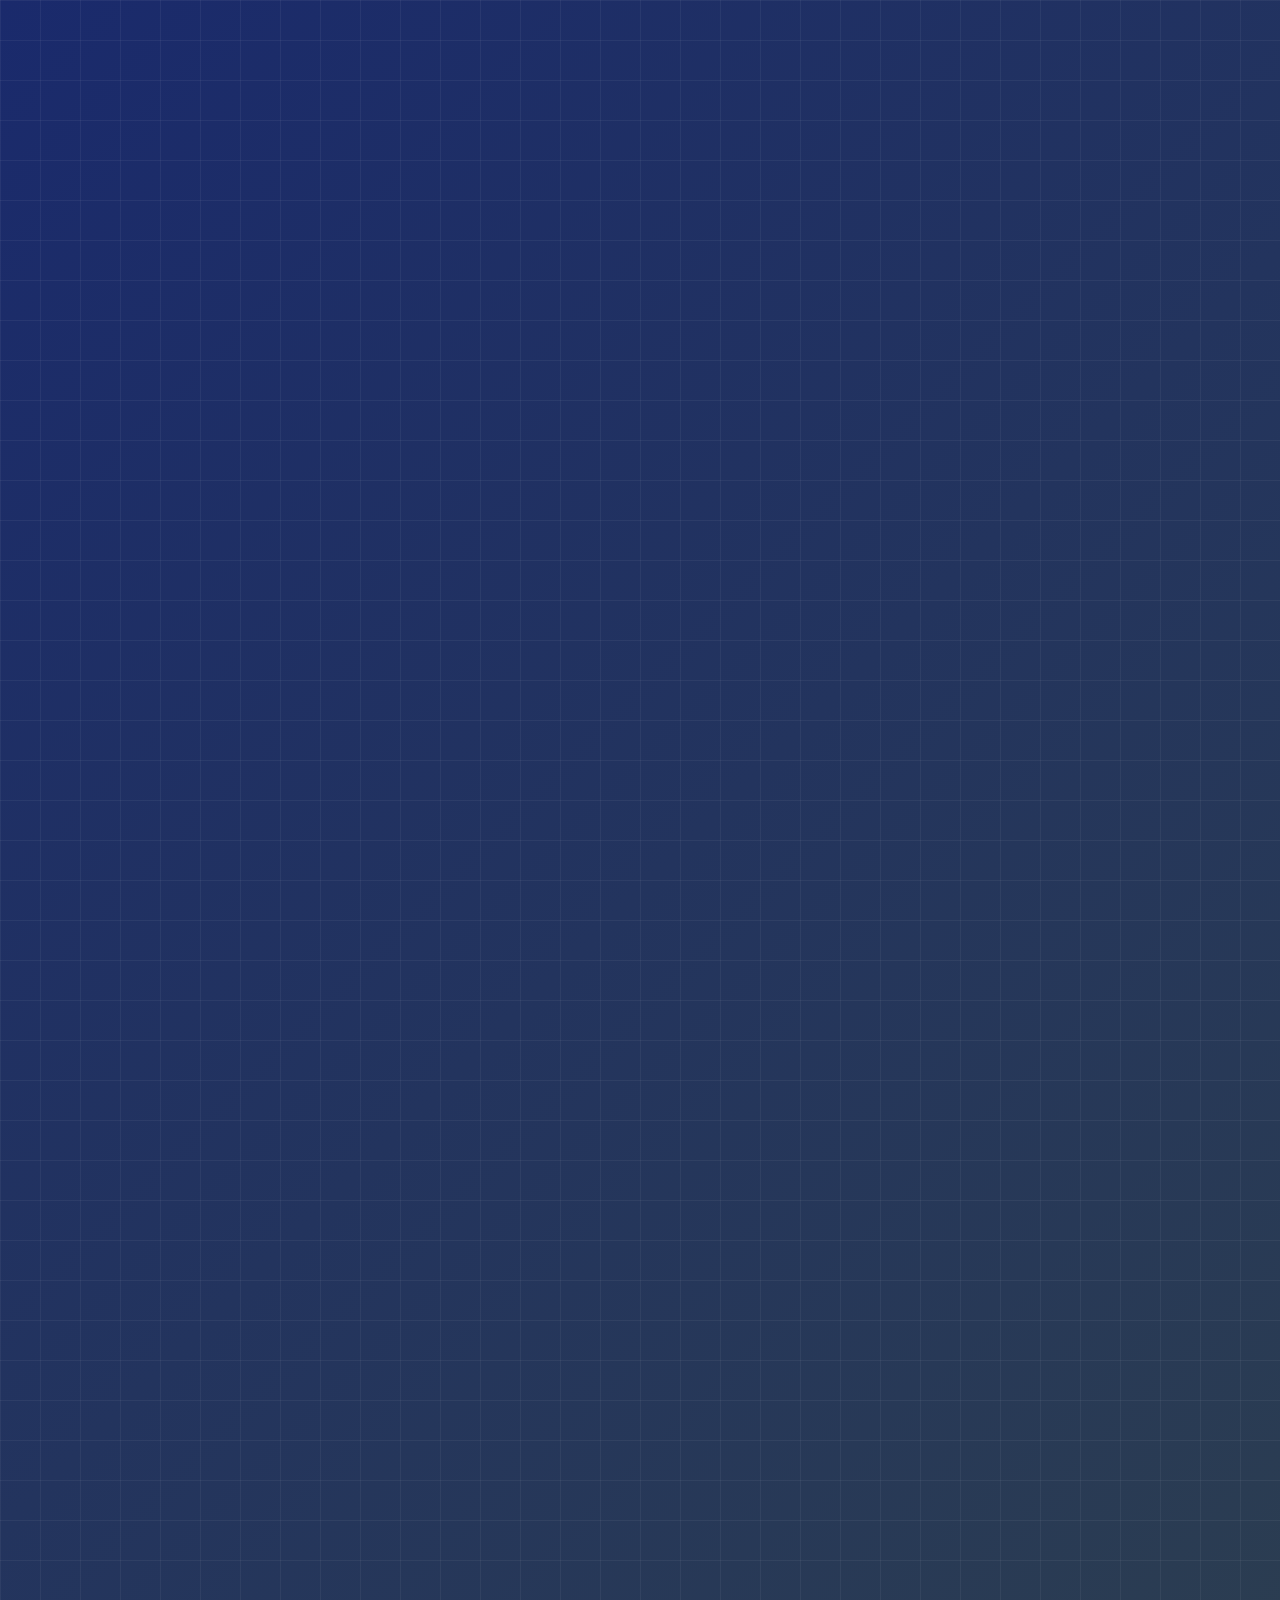
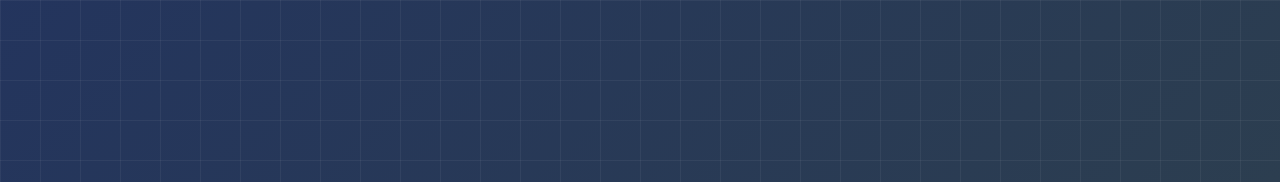
<file: index.html>
<!DOCTYPE html>
<html lang="es">
<head>
    <meta charset="UTF-8">
    <meta name="viewport" content="width=device-width, initial-scale=1.0">
    <title>Probabilidad y Estadística</title>
    <link rel="stylesheet" href="styles.css">
    <link rel="stylesheet" href="https://cdnjs.cloudflare.com/ajax/libs/font-awesome/6.4.0/css/all.min.css">
</head>
<body>
    <div class="container">
        <header>
            <div class="header-content">
                <div class="logo">
                    <i class="fas fa-chart-line"></i>
                    <h1>Probabilidad y Estadística</h1>
                </div>
                <p class="subtitle">Herramientas y recursos para el análisis de datos</p>
            </div>
            
            <div class="stats">
                <div class="stat-item">
                    <div class="stat-value">100+</div>
                    <div class="stat-label">Conceptos</div>
                </div>
                <div class="stat-item">
                    <div class="stat-value">50+</div>
                    <div class="stat-label">Herramientas</div>
                </div>
                <div class="stat-item">
                    <div class="stat-value">∞</div>
                    <div class="stat-label">Aplicaciones</div>
                </div>
            </div>
        </header>
        
        <div class="content-container">
            <div class="intro">
                <h2>Domina el arte de los datos</h2>
                <p>La probabilidad y estadística son fundamentales para entender el mundo de los datos. Desde la investigación científica hasta la inteligencia empresarial, estas disciplinas nos permiten tomar decisiones informadas basadas en evidencia.</p>
            </div>
            
            <div class="menu-section">
                <h2 class="section-title"><i class="fas fa-bars"></i> Menú Principal</h2>
                <div class="menu">
                    <a href="./conceptos_basicos/conceptos_basicos.html" class="menu-btn">
                        <i class="fas fa-brain"></i>
                        <div class="btn-title">Conceptos Básicos</div>
                        <div class="btn-desc">Definiciones y teoría fundamental</div>
                    </a>
                    
                    <a href="./distribuciones/distribuciones.html" class="menu-btn">
                        <i class="fas fa-chart-bar"></i>
                        <div class="btn-title">Distribuciones</div>
                        <div class="btn-desc">Normal, binomial, Poisson y más</div>
                    </a>
                    
                    <a href="calculadoras.html" class="menu-btn">
                        <i class="fas fa-calculator"></i>
                        <div class="btn-title">Calculadoras</div>
                        <div class="btn-desc">Herramientas interactivas</div>
                    </a>
                    
                    <a href="ejemplos.html" class="menu-btn">
                        <i class="fas fa-lightbulb"></i>
                        <div class="btn-title">Ejemplos Prácticos</div>
                        <div class="btn-desc">Casos de la vida real</div>
                    </a>
                    
                    <a href="simulaciones.html" class="menu-btn">
                        <i class="fas fa-dice"></i>
                        <div class="btn-title">Simulaciones</div>
                        <div class="btn-desc">Experimentos virtuales</div>
                    </a>
                    
                    <a href="./recursos/recursos.html" class="menu-btn">
                        <i class="fas fa-book"></i>
                        <div class="btn-title">Recursos</div>
                        <div class="btn-desc">Libros, cursos y enlaces</div>
                    </a>
                </div>
            </div>
            
            <div class="math-concept">
                <div class="concept-text">
                    <h3>La Belleza de los Datos</h3>
                    <p>"La teoría de la probabilidad no es más que sentido común expresado en números" - Pierre-Simon Laplace</p>
                    <p>La estadística nos permite transformar datos en información, e información en conocimiento. En un mundo dominado por los datos, estas disciplinas son más relevantes que nunca.</p>
                </div>
                <div class="concept-formula">
                    <div class="formula-box">
                        P(A|B) = <div class="fraction"><span>P(A ∩ B)</span><span>P(B)</span></div>
                    </div>
                    <p>Teorema de Bayes: Fundamentos del razonamiento probabilístico</p>
                </div>
            </div>
        </div>
        
        <footer>
            <div class="footer-content">
                <div class="footer-section">
                    <h4>Explora</h4>
                    <ul>
                        <li><a href="#">Conceptos Avanzados</a></li>
                        <li><a href="#">Historia de la Estadística</a></li>
                        <li><a href="#">Aplicaciones en Ciencia</a></li>
                        <li><a href="#">Uso en Negocios</a></li>
                    </ul>
                </div>
                
                <div class="footer-section">
                    <h4>Herramientas</h4>
                    <ul>
                        <li><a href="#">Generador de Distribuciones</a></li>
                        <li><a href="#">Calculadora de Intervalos</a></li>
                        <li><a href="#">Simulador de Probabilidades</a></li>
                        <li><a href="#">Analizador de Datos</a></li>
                    </ul>
                </div>
                
                <div class="footer-section">
                    <h4>Contacto</h4>
                    <p>¿Preguntas o sugerencias?</p>
                    <p>2100679b@umich.mx</p>
                    <div class="social-icons">
                        <a href="#"><i class="fab fa-twitter"></i></a>
                        <a href="https://www.facebook.com/afav23"><i class="fab fa-facebook"></i></a>
                        <a href="https://www.instagram.com/afav_oficial/"><i class="fab fa-instagram"></i></a>
                        <a href="https://github.com/2100679b"><i class="fab fa-github"></i></a>
                    </div>
                </div>
            </div>
            
            <div class="copyright">
                <p>&copy; 2023 Probabilidad y Estadística. Todos los derechos reservados.</p>
            </div>
        </footer>
    </div>

    <script src="script.js"></script>
</body>
</html>
</file>
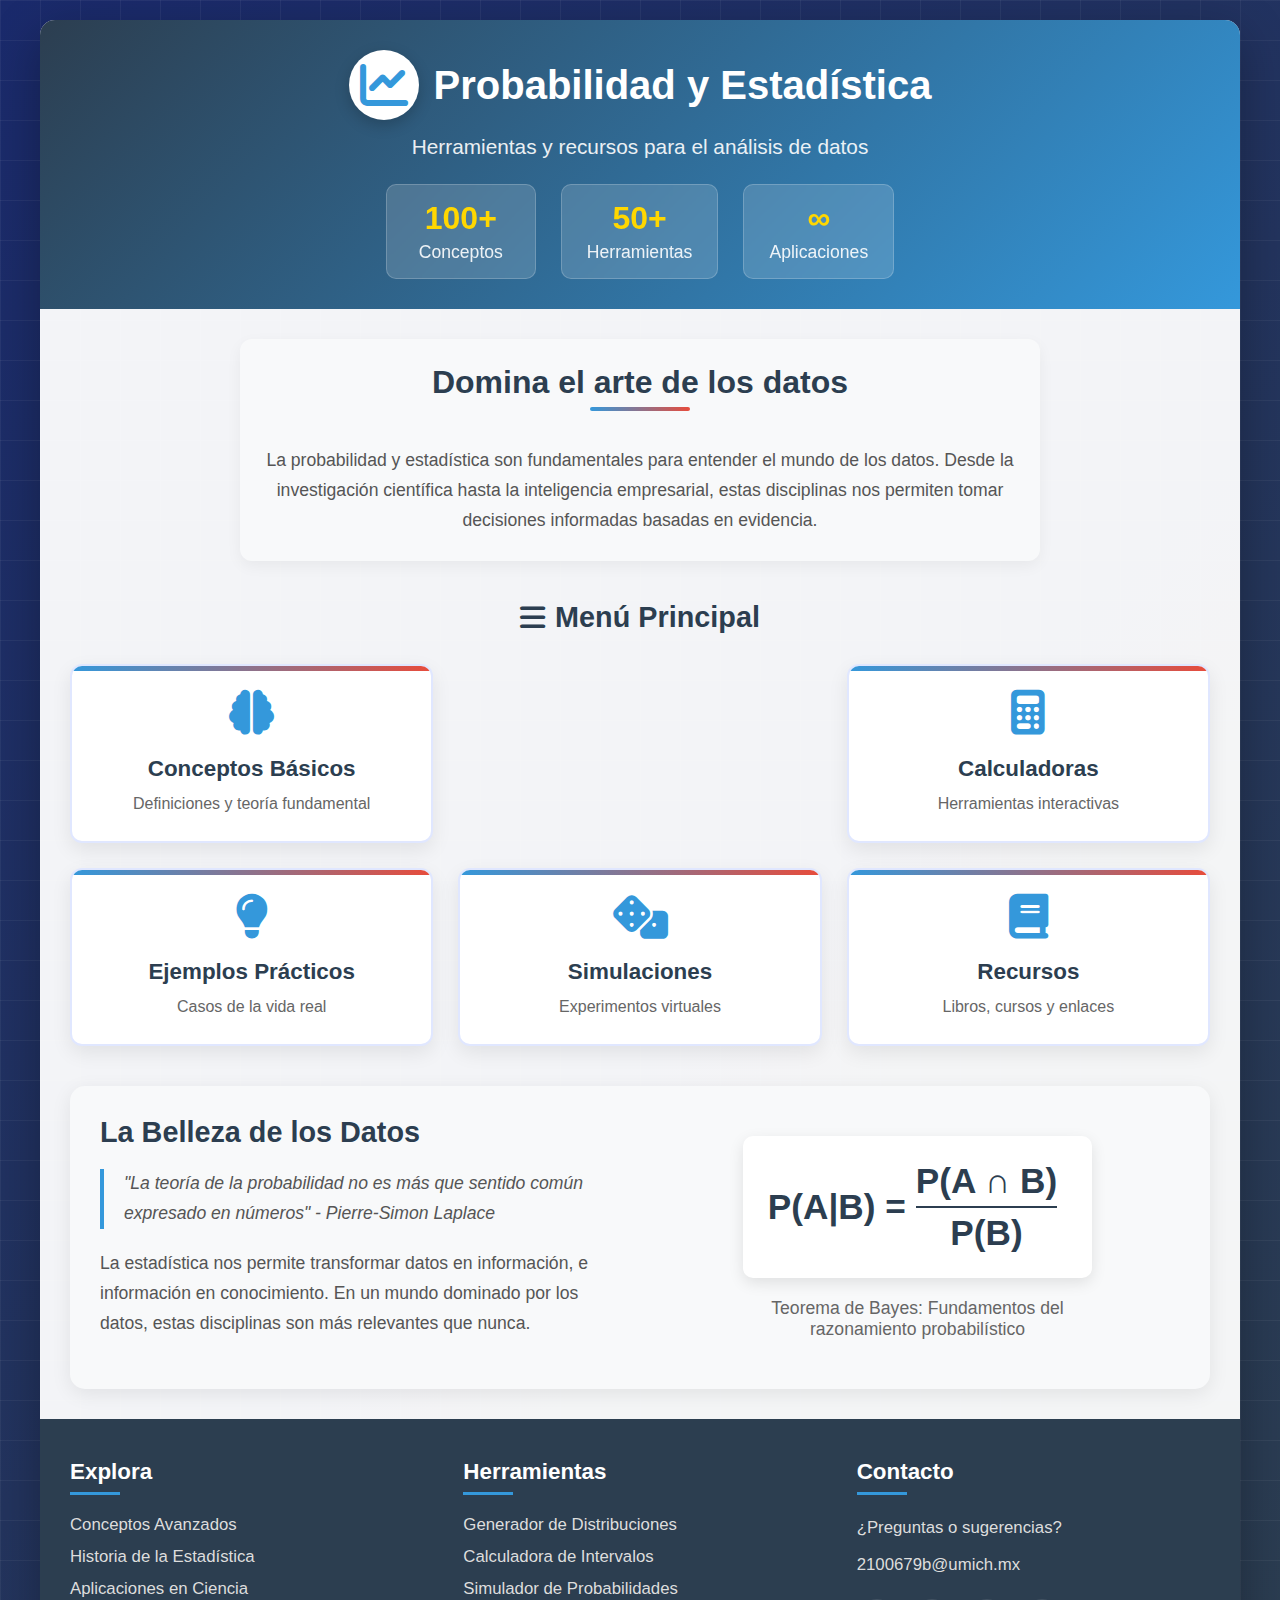
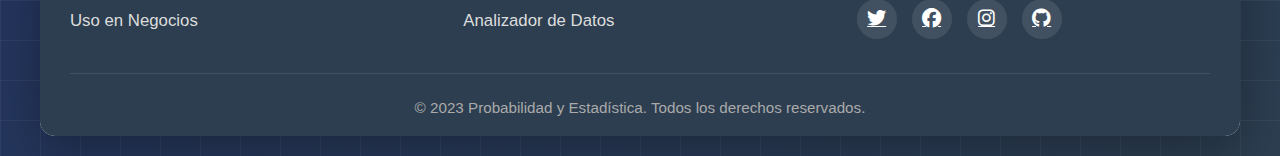
<file: index/index.html>
<!DOCTYPE html>
<html lang="es">
<head>
    <meta charset="UTF-8">
    <meta name="viewport" content="width=device-width, initial-scale=1.0">
    <title>Probabilidad y Estadística</title>
    <link rel="stylesheet" href="styles.css">
    <link rel="stylesheet" href="https://cdnjs.cloudflare.com/ajax/libs/font-awesome/6.4.0/css/all.min.css">
</head>
<body>
    <div class="container">
        <header>
            <div class="header-content">
                <div class="logo">
                    <i class="fas fa-chart-line"></i>
                    <h1>Probabilidad y Estadística</h1>
                </div>
                <p class="subtitle">Herramientas y recursos para el análisis de datos</p>
            </div>
            
            <div class="stats">
                <div class="stat-item">
                    <div class="stat-value">100+</div>
                    <div class="stat-label">Conceptos</div>
                </div>
                <div class="stat-item">
                    <div class="stat-value">50+</div>
                    <div class="stat-label">Herramientas</div>
                </div>
                <div class="stat-item">
                    <div class="stat-value">∞</div>
                    <div class="stat-label">Aplicaciones</div>
                </div>
            </div>
        </header>
        
        <div class="content-container">
            <div class="intro">
                <h2>Domina el arte de los datos</h2>
                <p>La probabilidad y estadística son fundamentales para entender el mundo de los datos. Desde la investigación científica hasta la inteligencia empresarial, estas disciplinas nos permiten tomar decisiones informadas basadas en evidencia.</p>
            </div>
            
            <div class="menu-section">
                <h2 class="section-title"><i class="fas fa-bars"></i> Menú Principal</h2>
                <div class="menu">
                    <a href="../conceptos_basicos/conceptos_basicos.html" class="menu-btn">
                        <i class="fas fa-brain"></i>
                        <div class="btn-title">Conceptos Básicos</div>
                        <div class="btn-desc">Definiciones y teoría fundamental</div>
                    </a>
                    
                    <a href="distribuciones.html" class="menu-btn">
                        <i class="fas fa-chart-bar"></i>
                        <div class="btn-title">Distribuciones</div>
                        <div class="btn-desc">Normal, binomial, Poisson y más</div>
                    </a>
                    
                    <a href="calculadoras.html" class="menu-btn">
                        <i class="fas fa-calculator"></i>
                        <div class="btn-title">Calculadoras</div>
                        <div class="btn-desc">Herramientas interactivas</div>
                    </a>
                    
                    <a href="ejemplos.html" class="menu-btn">
                        <i class="fas fa-lightbulb"></i>
                        <div class="btn-title">Ejemplos Prácticos</div>
                        <div class="btn-desc">Casos de la vida real</div>
                    </a>
                    
                    <a href="simulaciones.html" class="menu-btn">
                        <i class="fas fa-dice"></i>
                        <div class="btn-title">Simulaciones</div>
                        <div class="btn-desc">Experimentos virtuales</div>
                    </a>
                    
                    <a href="./recursos/recursos.html" class="menu-btn">
                        <i class="fas fa-book"></i>
                        <div class="btn-title">Recursos</div>
                        <div class="btn-desc">Libros, cursos y enlaces</div>
                    </a>
                </div>
            </div>
            
            <div class="math-concept">
                <div class="concept-text">
                    <h3>La Belleza de los Datos</h3>
                    <p>"La teoría de la probabilidad no es más que sentido común expresado en números" - Pierre-Simon Laplace</p>
                    <p>La estadística nos permite transformar datos en información, e información en conocimiento. En un mundo dominado por los datos, estas disciplinas son más relevantes que nunca.</p>
                </div>
                <div class="concept-formula">
                    <div class="formula-box">
                        P(A|B) = <div class="fraction"><span>P(A ∩ B)</span><span>P(B)</span></div>
                    </div>
                    <p>Teorema de Bayes: Fundamentos del razonamiento probabilístico</p>
                </div>
            </div>
        </div>
        
        <footer>
            <div class="footer-content">
                <div class="footer-section">
                    <h4>Explora</h4>
                    <ul>
                        <li><a href="#">Conceptos Avanzados</a></li>
                        <li><a href="#">Historia de la Estadística</a></li>
                        <li><a href="#">Aplicaciones en Ciencia</a></li>
                        <li><a href="#">Uso en Negocios</a></li>
                    </ul>
                </div>
                
                <div class="footer-section">
                    <h4>Herramientas</h4>
                    <ul>
                        <li><a href="#">Generador de Distribuciones</a></li>
                        <li><a href="#">Calculadora de Intervalos</a></li>
                        <li><a href="#">Simulador de Probabilidades</a></li>
                        <li><a href="#">Analizador de Datos</a></li>
                    </ul>
                </div>
                
                <div class="footer-section">
                    <h4>Contacto</h4>
                    <p>¿Preguntas o sugerencias?</p>
                    <p>2100679b@umich.mx</p>
                    <div class="social-icons">
                        <a href="#"><i class="fab fa-twitter"></i></a>
                        <a href="https://www.facebook.com/afav23"><i class="fab fa-facebook"></i></a>
                        <a href="https://www.instagram.com/afav_oficial/"><i class="fab fa-instagram"></i></a>
                        <a href="https://github.com/2100679b"><i class="fab fa-github"></i></a>
                    </div>
                </div>
            </div>
            
            <div class="copyright">
                <p>&copy; 2023 Probabilidad y Estadística. Todos los derechos reservados.</p>
            </div>
        </footer>
    </div>

    <script src="script.js"></script>
</body>
</html>
</file>
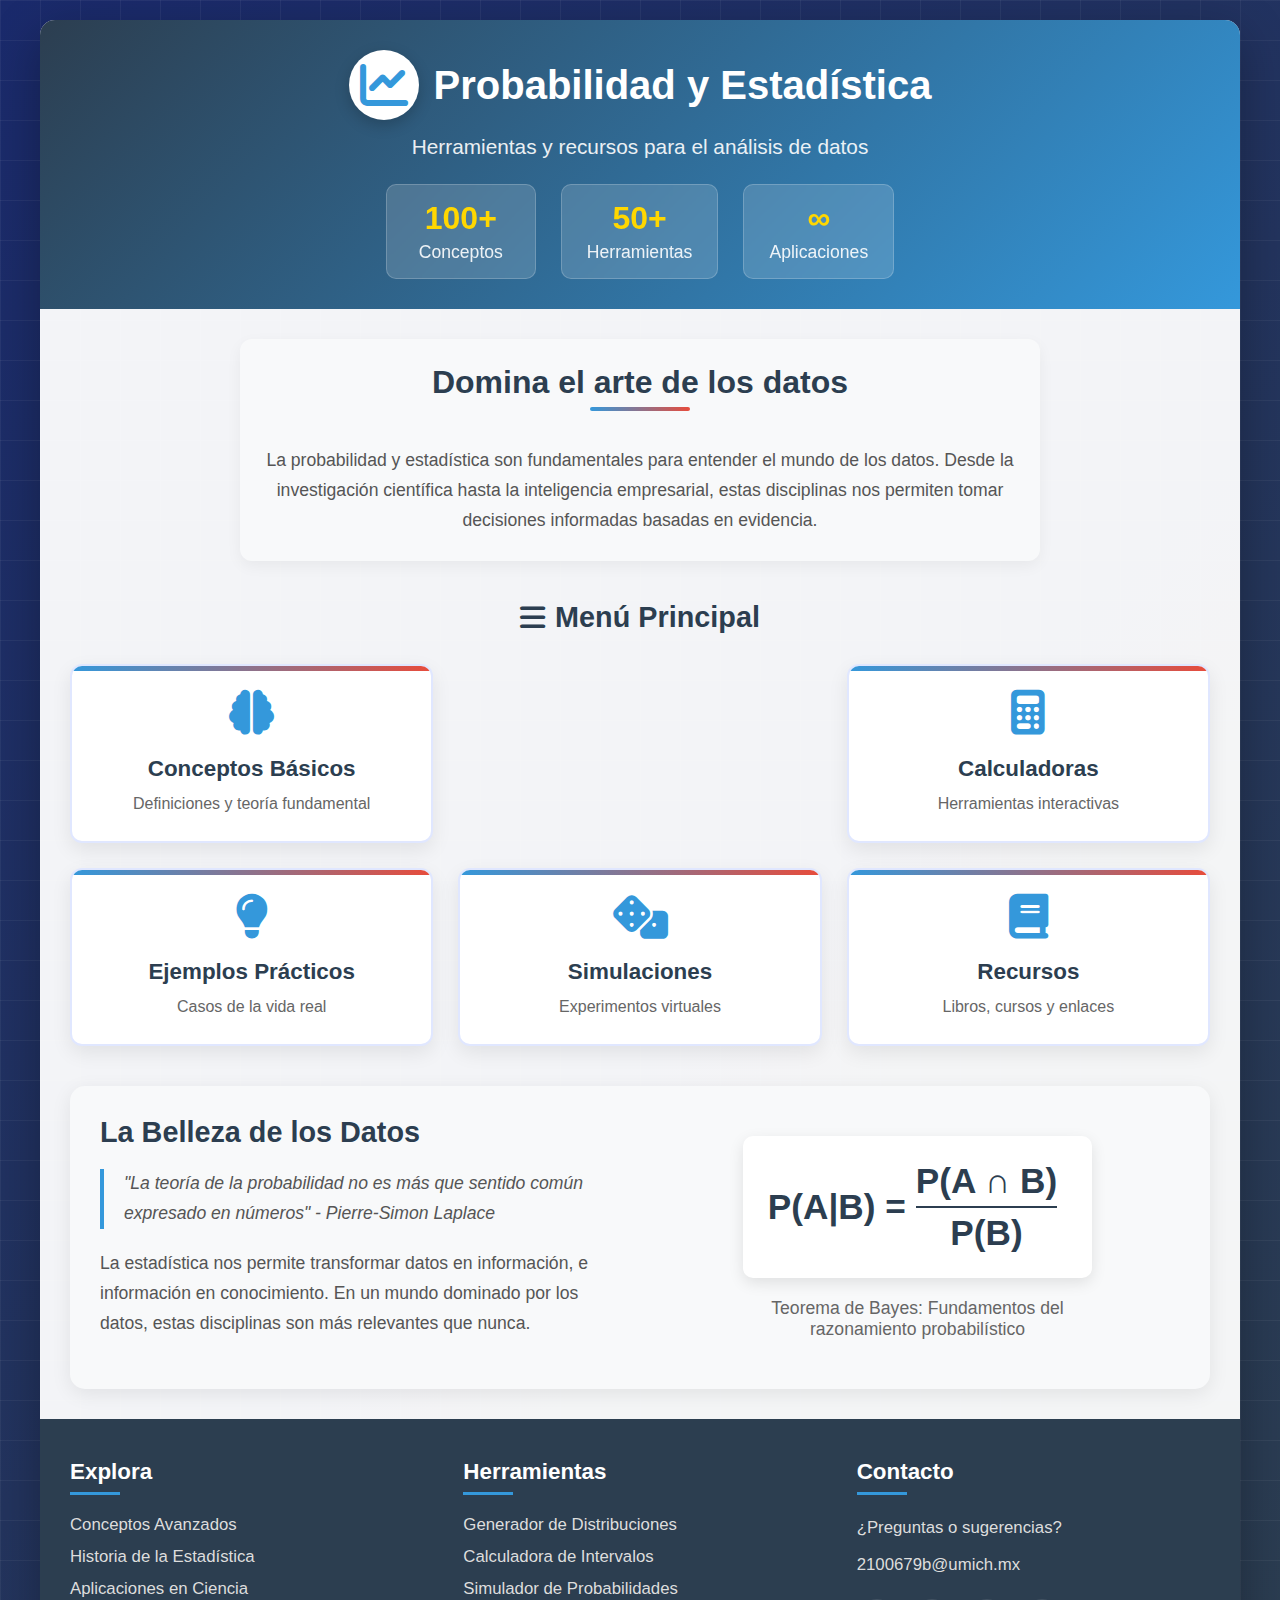
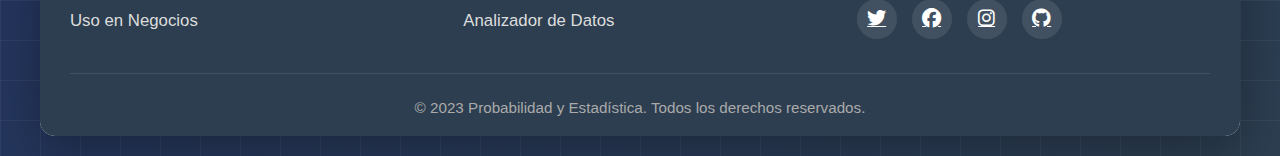
<file: inicio/index.html>
<!DOCTYPE html>
<html lang="es">
<head>
    <meta charset="UTF-8">
    <meta name="viewport" content="width=device-width, initial-scale=1.0">
    <title>Probabilidad y Estadística</title>
    <link rel="stylesheet" href="styles.css">
    <link rel="stylesheet" href="https://cdnjs.cloudflare.com/ajax/libs/font-awesome/6.4.0/css/all.min.css">
</head>
<body>
    <div class="container">
        <header>
            <div class="header-content">
                <div class="logo">
                    <i class="fas fa-chart-line"></i>
                    <h1>Probabilidad y Estadística</h1>
                </div>
                <p class="subtitle">Herramientas y recursos para el análisis de datos</p>
            </div>
            
            <div class="stats">
                <div class="stat-item">
                    <div class="stat-value">100+</div>
                    <div class="stat-label">Conceptos</div>
                </div>
                <div class="stat-item">
                    <div class="stat-value">50+</div>
                    <div class="stat-label">Herramientas</div>
                </div>
                <div class="stat-item">
                    <div class="stat-value">∞</div>
                    <div class="stat-label">Aplicaciones</div>
                </div>
            </div>
        </header>
        
        <div class="content-container">
            <div class="intro">
                <h2>Domina el arte de los datos</h2>
                <p>La probabilidad y estadística son fundamentales para entender el mundo de los datos. Desde la investigación científica hasta la inteligencia empresarial, estas disciplinas nos permiten tomar decisiones informadas basadas en evidencia.</p>
            </div>
            
            <div class="menu-section">
                <h2 class="section-title"><i class="fas fa-bars"></i> Menú Principal</h2>
                <div class="menu">
                    <a href="./conceptos_basicos/conceptos_basicos.html" class="menu-btn">
                        <i class="fas fa-brain"></i>
                        <div class="btn-title">Conceptos Básicos</div>
                        <div class="btn-desc">Definiciones y teoría fundamental</div>
                    </a>
                    
                    <a href="distribuciones.html" class="menu-btn">
                        <i class="fas fa-chart-bar"></i>
                        <div class="btn-title">Distribuciones</div>
                        <div class="btn-desc">Normal, binomial, Poisson y más</div>
                    </a>
                    
                    <a href="calculadoras.html" class="menu-btn">
                        <i class="fas fa-calculator"></i>
                        <div class="btn-title">Calculadoras</div>
                        <div class="btn-desc">Herramientas interactivas</div>
                    </a>
                    
                    <a href="ejemplos.html" class="menu-btn">
                        <i class="fas fa-lightbulb"></i>
                        <div class="btn-title">Ejemplos Prácticos</div>
                        <div class="btn-desc">Casos de la vida real</div>
                    </a>
                    
                    <a href="simulaciones.html" class="menu-btn">
                        <i class="fas fa-dice"></i>
                        <div class="btn-title">Simulaciones</div>
                        <div class="btn-desc">Experimentos virtuales</div>
                    </a>
                    
                    <a href="./recursos/recursos.html" class="menu-btn">
                        <i class="fas fa-book"></i>
                        <div class="btn-title">Recursos</div>
                        <div class="btn-desc">Libros, cursos y enlaces</div>
                    </a>
                </div>
            </div>
            
            <div class="math-concept">
                <div class="concept-text">
                    <h3>La Belleza de los Datos</h3>
                    <p>"La teoría de la probabilidad no es más que sentido común expresado en números" - Pierre-Simon Laplace</p>
                    <p>La estadística nos permite transformar datos en información, e información en conocimiento. En un mundo dominado por los datos, estas disciplinas son más relevantes que nunca.</p>
                </div>
                <div class="concept-formula">
                    <div class="formula-box">
                        P(A|B) = <div class="fraction"><span>P(A ∩ B)</span><span>P(B)</span></div>
                    </div>
                    <p>Teorema de Bayes: Fundamentos del razonamiento probabilístico</p>
                </div>
            </div>
        </div>
        
        <footer>
            <div class="footer-content">
                <div class="footer-section">
                    <h4>Explora</h4>
                    <ul>
                        <li><a href="#">Conceptos Avanzados</a></li>
                        <li><a href="#">Historia de la Estadística</a></li>
                        <li><a href="#">Aplicaciones en Ciencia</a></li>
                        <li><a href="#">Uso en Negocios</a></li>
                    </ul>
                </div>
                
                <div class="footer-section">
                    <h4>Herramientas</h4>
                    <ul>
                        <li><a href="#">Generador de Distribuciones</a></li>
                        <li><a href="#">Calculadora de Intervalos</a></li>
                        <li><a href="#">Simulador de Probabilidades</a></li>
                        <li><a href="#">Analizador de Datos</a></li>
                    </ul>
                </div>
                
                <div class="footer-section">
                    <h4>Contacto</h4>
                    <p>¿Preguntas o sugerencias?</p>
                    <p>2100679b@umich.mx</p>
                    <div class="social-icons">
                        <a href="#"><i class="fab fa-twitter"></i></a>
                        <a href="https://www.facebook.com/afav23"><i class="fab fa-facebook"></i></a>
                        <a href="https://www.instagram.com/afav_oficial/"><i class="fab fa-instagram"></i></a>
                        <a href="https://github.com/2100679b"><i class="fab fa-github"></i></a>
                    </div>
                </div>
            </div>
            
            <div class="copyright">
                <p>&copy; 2023 Probabilidad y Estadística. Todos los derechos reservados.</p>
            </div>
        </footer>
    </div>

    <script src="script.js"></script>
</body>
</html>
</file>
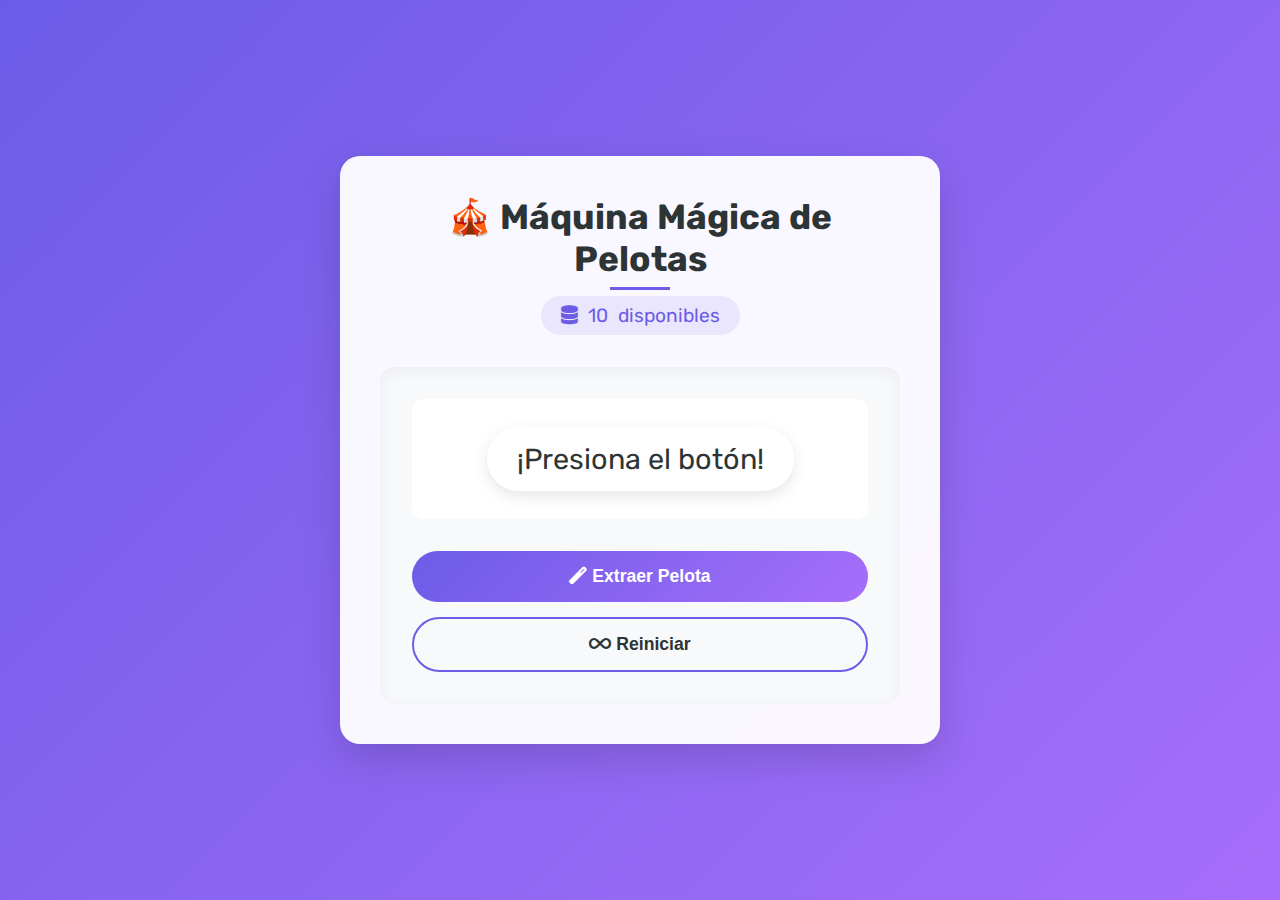
<file: maquina_magica_pelotas/index.html>
<!DOCTYPE html>
<html lang="es">
<head>
  <meta charset="UTF-8">
  <meta name="viewport" content="width=device-width, initial-scale=1.0">
  <title>Máquina de Pelotas Mágica</title>
  <link rel="stylesheet" href="style.css">
  <link rel="stylesheet" href="https://cdnjs.cloudflare.com/ajax/libs/font-awesome/6.4.0/css/all.min.css">
  <link href="https://fonts.googleapis.com/css2?family=Rubik:wght@400;600&display=swap" rel="stylesheet">
</head>
<body>
  <div class="container">
    <div class="header">
      <h1 class="title">🎪 Máquina Mágica de Pelotas</h1>
      <div class="counter">
        <i class="fas fa-database"></i>
        <span id="contador">10</span> disponibles
      </div>
    </div>
    
    <div class="machine">
      <div id="resultado" class="display">
        <div class="bubble">¡Presiona el botón!</div>
      </div>
      
      <div class="controls">
        <button id="extraerBtn" class="btn draw-btn">
          <span class="btn-content">
            <i class="fas fa-magic"></i>
            <span>Extraer Pelota</span>
          </span>
          <div class="sparkles"></div>
        </button>
        <button id="reiniciar" class="btn reset-btn">
          <i class="fas fa-infinity"></i>
          Reiniciar
        </button>
      </div>
    </div>
    
    <div class="particles"></div>
  </div>
  
  <script src="sketch.js"></script>
</body>
</html>
</file>
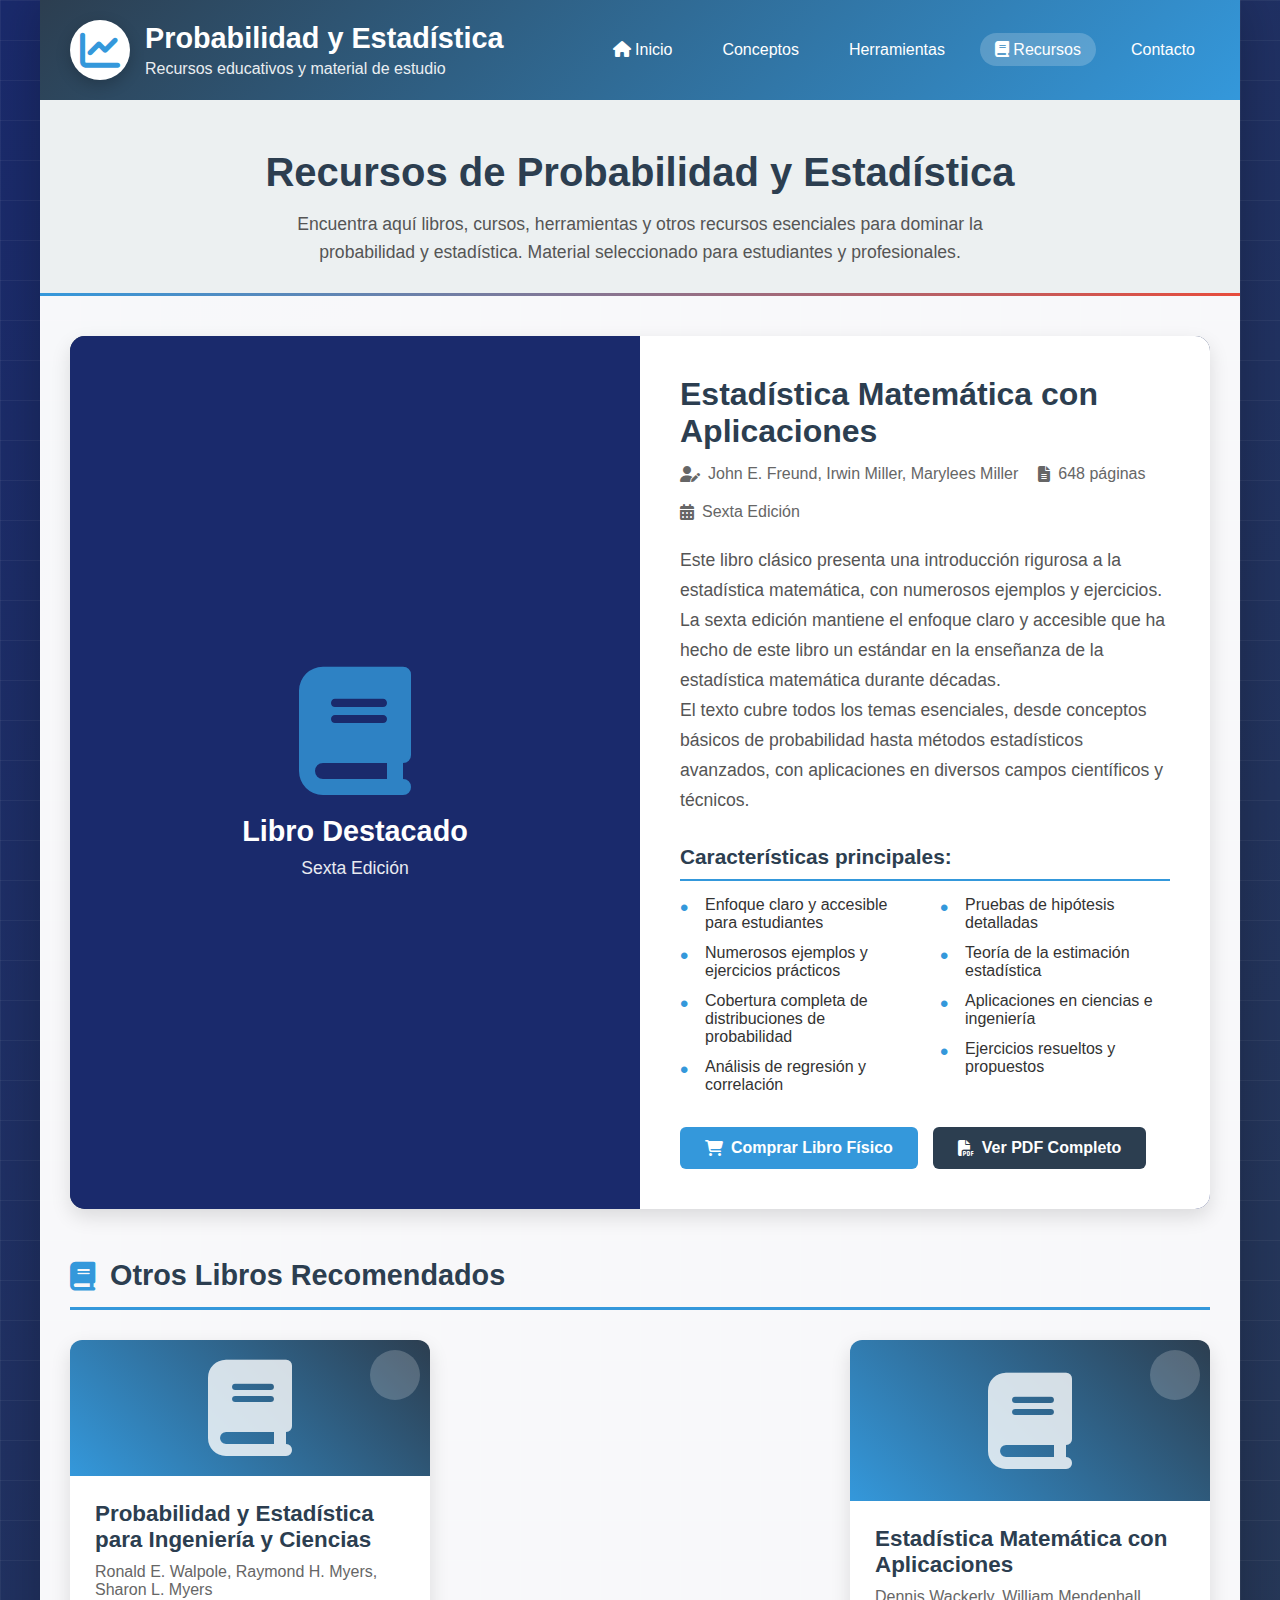
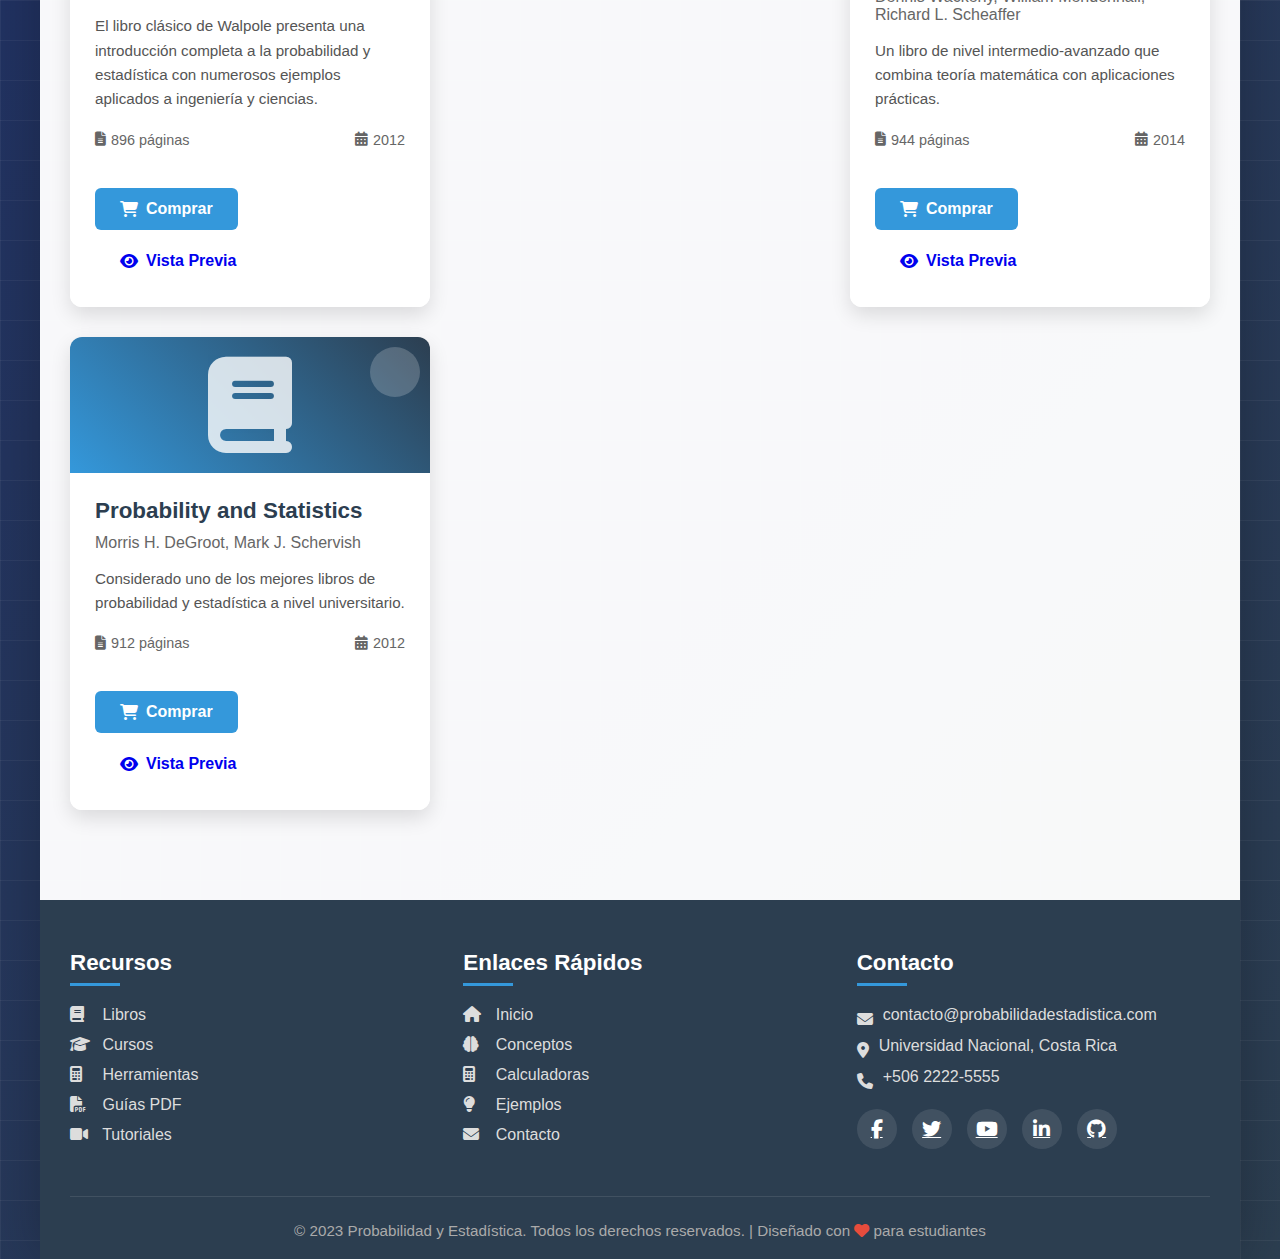
<file: recursos/index.html>
<!DOCTYPE html>
<html lang="es">
<head>
    <meta charset="UTF-8">
    <meta name="viewport" content="width=device-width, initial-scale=1.0">
    <title>Recursos - Probabilidad y Estadística</title>
    <link rel="stylesheet" href="https://cdnjs.cloudflare.com/ajax/libs/font-awesome/6.4.0/css/all.min.css">
    <style>
        :root {
            --primary: #2c3e50;
            --secondary: #3498db;
            --accent: #e74c3c;
            --light: #ecf0f1;
            --dark: #2c3e50;
            --success: #2ecc71;
            --math-bg: #f8f9fa;
            --card-shadow: 0 8px 20px rgba(0, 0, 0, 0.12);
        }
        
        * {
            margin: 0;
            padding: 0;
            box-sizing: border-box;
            font-family: 'Segoe UI', Tahoma, Geneva, Verdana, sans-serif;
        }
        
        body {
            background: linear-gradient(135deg, #1a2a6c, #2c3e50);
            min-height: 100vh;
            color: #333;
            position: relative;
            overflow-x: hidden;
        }
        
        body::before {
            content: "";
            position: absolute;
            top: 0;
            left: 0;
            width: 100%;
            height: 100%;
            background-image: 
                linear-gradient(rgba(255, 255, 255, 0.05) 1px, transparent 1px),
                linear-gradient(90deg, rgba(255, 255, 255, 0.05) 1px, transparent 1px);
            background-size: 40px 40px;
            z-index: 0;
        }
        
        .container {
            position: relative;
            z-index: 10;
            max-width: 1200px;
            margin: 0 auto;
            background: rgba(255, 255, 255, 0.97);
            box-shadow: 0 0 50px rgba(0, 0, 0, 0.25);
        }
        
        header {
            background: linear-gradient(135deg, var(--primary), var(--secondary));
            color: white;
            padding: 20px 30px;
            display: flex;
            justify-content: space-between;
            align-items: center;
            flex-wrap: wrap;
            gap: 20px;
        }
        
        .logo {
            display: flex;
            align-items: center;
            gap: 15px;
        }
        
        .logo i {
            font-size: 2.5rem;
            background: white;
            color: var(--secondary);
            width: 60px;
            height: 60px;
            border-radius: 50%;
            display: flex;
            align-items: center;
            justify-content: center;
            box-shadow: 0 5px 15px rgba(0, 0, 0, 0.2);
        }
        
        .logo-text h1 {
            font-size: 1.8rem;
            font-weight: 700;
            margin-bottom: 5px;
        }
        
        .logo-text p {
            opacity: 0.9;
            font-size: 1rem;
        }
        
        nav ul {
            display: flex;
            list-style: none;
            gap: 20px;
            flex-wrap: wrap;
        }
        
        nav ul li a {
            color: white;
            text-decoration: none;
            font-weight: 500;
            padding: 8px 15px;
            border-radius: 30px;
            transition: all 0.3s ease;
        }
        
        nav ul li a:hover,
        nav ul li a.active {
            background: rgba(255, 255, 255, 0.2);
        }
        
        .page-header {
            background: var(--light);
            padding: 50px 30px 30px;
            text-align: center;
            position: relative;
        }
        
        .page-header::before {
            content: "";
            position: absolute;
            bottom: 0;
            left: 0;
            width: 100%;
            height: 3px;
            background: linear-gradient(to right, var(--secondary), var(--accent));
        }
        
        .page-header h2 {
            font-size: 2.5rem;
            color: var(--primary);
            margin-bottom: 15px;
        }
        
        .page-header p {
            max-width: 700px;
            margin: 0 auto;
            font-size: 1.1rem;
            color: #555;
            line-height: 1.6;
        }
        
        .main-content {
            padding: 40px 30px;
        }
        
        .featured-book {
            background: linear-gradient(135deg, #2c3e50, #1a2a6c);
            border-radius: 15px;
            overflow: hidden;
            box-shadow: var(--card-shadow);
            margin-bottom: 50px;
            display: flex;
            flex-wrap: wrap;
        }
        
        .book-cover {
            flex: 1;
            min-width: 300px;
            background: #1a2a6c;
            display: flex;
            align-items: center;
            justify-content: center;
            padding: 40px;
        }
        
        .book-cover-content {
            text-align: center;
            color: white;
        }
        
        .book-cover-content i {
            font-size: 8rem;
            opacity: 0.8;
            margin-bottom: 20px;
            color: #3498db;
        }
        
        .book-cover-content h3 {
            font-size: 1.8rem;
            margin-bottom: 10px;
        }
        
        .book-cover-content p {
            font-size: 1.1rem;
            opacity: 0.9;
        }
        
        .book-info {
            flex: 1;
            min-width: 300px;
            padding: 40px;
            background: white;
        }
        
        .book-title {
            font-size: 2rem;
            color: var(--primary);
            margin-bottom: 15px;
        }
        
        .book-meta {
            display: flex;
            gap: 20px;
            margin-bottom: 25px;
            flex-wrap: wrap;
        }
        
        .meta-item {
            display: flex;
            align-items: center;
            gap: 8px;
            color: #666;
            font-size: 1rem;
        }
        
        .book-description {
            color: #555;
            font-size: 1.1rem;
            line-height: 1.7;
            margin-bottom: 30px;
        }
        
        .book-features {
            margin-bottom: 30px;
        }
        
        .book-features h4 {
            font-size: 1.3rem;
            color: var(--primary);
            margin-bottom: 15px;
            padding-bottom: 10px;
            border-bottom: 2px solid var(--secondary);
        }
        
        .features-list {
            list-style: none;
            columns: 2;
            column-gap: 30px;
        }
        
        @media (max-width: 600px) {
            .features-list {
                columns: 1;
            }
        }
        
        .features-list li {
            margin-bottom: 12px;
            padding-left: 25px;
            position: relative;
            break-inside: avoid;
        }
        
        .features-list li::before {
            content: "•";
            position: absolute;
            left: 0;
            color: var(--secondary);
            font-size: 1.5rem;
            line-height: 1;
        }
        
        .book-actions {
            display: flex;
            gap: 15px;
            flex-wrap: wrap;
        }
        
        .btn {
            display: inline-flex;
            align-items: center;
            gap: 8px;
            padding: 12px 25px;
            border-radius: 6px;
            text-decoration: none;
            font-weight: 600;
            transition: all 0.3s ease;
            border: none;
            cursor: pointer;
            font-size: 1rem;
        }
        
        .btn-primary {
            background: var(--secondary);
            color: white;
        }
        
        .btn-secondary {
            background: var(--primary);
            color: white;
        }
        
        .btn:hover {
            transform: translateY(-3px);
            box-shadow: 0 5px 15px rgba(0, 0, 0, 0.2);
        }
        
        .btn-primary:hover {
            background: #2980b9;
        }
        
        .btn-secondary:hover {
            background: #1e2a38;
        }
        
        .resources-section {
            margin-bottom: 50px;
        }
        
        .section-title {
            display: flex;
            align-items: center;
            gap: 15px;
            margin-bottom: 30px;
            padding-bottom: 15px;
            border-bottom: 3px solid var(--secondary);
        }
        
        .section-title i {
            font-size: 1.8rem;
            color: var(--secondary);
        }
        
        .section-title h3 {
            font-size: 1.8rem;
            color: var(--primary);
        }
        
        .books-grid {
            display: grid;
            grid-template-columns: repeat(auto-fill, minmax(280px, 1fr));
            gap: 30px;
        }
        
        .book-card {
            background: white;
            border-radius: 12px;
            overflow: hidden;
            box-shadow: var(--card-shadow);
            transition: all 0.3s ease;
            display: flex;
            flex-direction: column;
            height: 100%;
        }
        
        .book-card:hover {
            transform: translateY(-10px);
            box-shadow: 0 15px 30px rgba(0, 0, 0, 0.2);
        }
        
        .book-card .book-cover {
            height: 250px;
            background: linear-gradient(45deg, #3498db, #2c3e50);
            display: flex;
            align-items: center;
            justify-content: center;
            position: relative;
            overflow: hidden;
            min-width: auto;
            padding: 20px;
        }
        
        .book-card .book-cover::after {
            content: "";
            position: absolute;
            top: 10px;
            right: 10px;
            width: 50px;
            height: 50px;
            background: rgba(255, 255, 255, 0.2);
            border-radius: 50%;
        }
        
        .book-card .book-cover i {
            font-size: 6rem;
            color: white;
            opacity: 0.8;
        }
        
        .book-card .book-info {
            padding: 25px;
            flex-grow: 1;
            display: flex;
            flex-direction: column;
        }
        
        .book-card .book-title {
            font-size: 1.4rem;
            color: var(--primary);
            margin-bottom: 10px;
        }
        
        .book-card .book-author {
            color: #666;
            font-weight: 500;
            margin-bottom: 15px;
        }
        
        .book-card .book-desc {
            color: #555;
            font-size: 0.95rem;
            line-height: 1.6;
            margin-bottom: 20px;
            flex-grow: 1;
        }
        
        .book-card .book-meta {
            display: flex;
            justify-content: space-between;
            align-items: center;
            margin-top: auto;
        }
        
        .book-card .book-pages, .book-card .book-year {
            display: flex;
            align-items: center;
            gap: 5px;
            color: #666;
            font-size: 0.9rem;
        }
        
        .book-card .book-actions {
            display: flex;
            gap: 10px;
            margin-top: 15px;
        }
        
        footer {
            background: var(--primary);
            color: white;
            padding: 50px 30px 20px;
        }
        
        .footer-grid {
            display: grid;
            grid-template-columns: repeat(auto-fit, minmax(250px, 1fr));
            gap: 40px;
            margin-bottom: 40px;
        }
        
        .footer-column h4 {
            font-size: 1.4rem;
            margin-bottom: 20px;
            position: relative;
            padding-bottom: 10px;
        }
        
        .footer-column h4::after {
            content: "";
            position: absolute;
            bottom: 0;
            left: 0;
            width: 50px;
            height: 3px;
            background: var(--secondary);
        }
        
        .footer-links {
            list-style: none;
        }
        
        .footer-links li {
            margin-bottom: 12px;
        }
        
        .footer-links a {
            color: #ddd;
            text-decoration: none;
            transition: all 0.3s ease;
            display: inline-block;
        }
        
        .footer-links a:hover {
            color: white;
            transform: translateX(5px);
        }
        
        .footer-links i {
            margin-right: 8px;
            width: 20px;
        }
        
        .footer-contact p {
            color: #ddd;
            margin-bottom: 10px;
            display: flex;
            align-items: flex-start;
            gap: 10px;
        }
        
        .footer-contact i {
            margin-top: 5px;
        }
        
        .social-links {
            display: flex;
            gap: 15px;
            margin-top: 20px;
        }
        
        .social-links a {
            width: 40px;
            height: 40px;
            border-radius: 50%;
            background: rgba(255, 255, 255, 0.1);
            display: flex;
            align-items: center;
            justify-content: center;
            color: white;
            font-size: 1.2rem;
            transition: all 0.3s ease;
        }
        
        .social-links a:hover {
            background: var(--secondary);
            transform: translateY(-5px);
        }
        
        .copyright {
            text-align: center;
            padding-top: 25px;
            border-top: 1px solid rgba(255, 255, 255, 0.1);
            color: #aaa;
            font-size: 0.95rem;
        }
        
        /* Responsive */
        @media (max-width: 900px) {
            .featured-book {
                flex-direction: column;
            }
            
            .book-cover, .book-info {
                min-width: 100%;
            }
        }
        
        @media (max-width: 768px) {
            header {
                flex-direction: column;
                text-align: center;
            }
            
            nav ul {
                justify-content: center;
            }
            
            .logo {
                justify-content: center;
            }
            
            .page-header h2 {
                font-size: 2rem;
            }
            
            .books-grid {
                grid-template-columns: 1fr;
            }
        }
        
        @media (max-width: 480px) {
            .page-header {
                padding: 30px 20px;
            }
            
            .main-content {
                padding: 30px 20px;
            }
            
            .section-title h3 {
                font-size: 1.5rem;
            }
            
            .book-actions, .book-card .book-actions {
                flex-direction: column;
            }
            
            .btn {
                width: 100%;
                justify-content: center;
            }
        }
    </style>
</head>
<body>
    <div class="container">
        <header>
            <div class="logo">
                <i class="fas fa-chart-line"></i>
                <div class="logo-text">
                    <h1>Probabilidad y Estadística</h1>
                    <p>Recursos educativos y material de estudio</p>
                </div>
            </div>
            
            <nav>
                <ul>
                    <li><a href="index.html"><i class="fas fa-home"></i> Inicio</a></li>
                    <li><a href="conceptos.html">Conceptos</a></li>
                    <li><a href="calculadoras.html">Herramientas</a></li>
                    <li><a href="#" class="active"><i class="fas fa-book"></i> Recursos</a></li>
                    <li><a href="contacto.html">Contacto</a></li>
                </ul>
            </nav>
        </header>
        
        <div class="page-header">
            <h2>Recursos de Probabilidad y Estadística</h2>
            <p>Encuentra aquí libros, cursos, herramientas y otros recursos esenciales para dominar la probabilidad y estadística. Material seleccionado para estudiantes y profesionales.</p>
        </div>
        
        <div class="main-content">
            <!-- Libro destacado: Estadística matemática con aplicaciones -->
            <div class="featured-book">
                <div class="book-cover">
                    <div class="book-cover-content">
                        <i class="fas fa-book"></i>
                        <h3>Libro Destacado</h3>
                        <p>Sexta Edición</p>
                    </div>
                </div>
                <div class="book-info">
                    <h2 class="book-title">Estadística Matemática con Aplicaciones</h2>
                    <div class="book-meta">
                        <div class="meta-item"><i class="fas fa-user-edit"></i> John E. Freund, Irwin Miller, Marylees Miller</div>
                        <div class="meta-item"><i class="fas fa-file-alt"></i> 648 páginas</div>
                        <div class="meta-item"><i class="fas fa-calendar-alt"></i> Sexta Edición</div>
                    </div>
                    
                    <div class="book-description">
                        <p>Este libro clásico presenta una introducción rigurosa a la estadística matemática, con numerosos ejemplos y ejercicios. La sexta edición mantiene el enfoque claro y accesible que ha hecho de este libro un estándar en la enseñanza de la estadística matemática durante décadas.</p>
                        <p>El texto cubre todos los temas esenciales, desde conceptos básicos de probabilidad hasta métodos estadísticos avanzados, con aplicaciones en diversos campos científicos y técnicos.</p>
                    </div>
                    
                    <div class="book-features">
                        <h4>Características principales:</h4>
                        <ul class="features-list">
                            <li>Enfoque claro y accesible para estudiantes</li>
                            <li>Numerosos ejemplos y ejercicios prácticos</li>
                            <li>Cobertura completa de distribuciones de probabilidad</li>
                            <li>Análisis de regresión y correlación</li>
                            <li>Pruebas de hipótesis detalladas</li>
                            <li>Teoría de la estimación estadística</li>
                            <li>Aplicaciones en ciencias e ingeniería</li>
                            <li>Ejercicios resueltos y propuestos</li>
                        </ul>
                    </div>
                    
                    <div class="book-actions">
                        <a href="#" class="btn btn-primary"><i class="fas fa-shopping-cart"></i> Comprar Libro Físico</a>
                        <a href="./Estadistica_Matemática_con_Aplicaciones.pdf" class="btn btn-secondary" target="_blank"><i class="fas fa-file-pdf"></i> Ver PDF Completo</a>
                    </div>
                </div>
            </div>
            
            <div class="resources-section">
                <div class="section-title">
                    <i class="fas fa-book"></i>
                    <h3>Otros Libros Recomendados</h3>
                </div>
                
                <div class="books-grid">
                    <!-- Libro 1 -->
                    <div class="book-card">
                        <div class="book-cover">
                            <i class="fas fa-book"></i>
                        </div>
                        <div class="book-info">
                            <h3 class="book-title">Probabilidad y Estadística para Ingeniería y Ciencias</h3>
                            <p class="book-author">Ronald E. Walpole, Raymond H. Myers, Sharon L. Myers</p>
                            <p class="book-desc">El libro clásico de Walpole presenta una introducción completa a la probabilidad y estadística con numerosos ejemplos aplicados a ingeniería y ciencias.</p>
                            <div class="book-meta">
                                <div class="book-pages"><i class="fas fa-file-alt"></i> 896 páginas</div>
                                <div class="book-year"><i class="fas fa-calendar-alt"></i> 2012</div>
                            </div>
                            <div class="book-actions">
                                <a href="#" class="btn btn-primary"><i class="fas fa-shopping-cart"></i> Comprar</a>
                                <a href="#" class="btn btn-outline"><i class="fas fa-eye"></i> Vista Previa</a>
                            </div>
                        </div>
                    </div>
                    
                    <!-- Libro 2 -->
                    <div class="book-card">
                        <div class="book-cover">
                            <i class="fas fa-book"></i>
                        </div>
                        <div class="book-info">
                            <h3 class="book-title">Introducción a la Probabilidad y Estadística</h3>
                            <p class="book-author">William Mendenhall, Robert J. Beaver, Barbara M. Beaver</p>
                            <p class="book-desc">Este texto introductorio presenta los conceptos fundamentales de probabilidad y estadística con un enfoque aplicado.</p>
                            <div class="book-meta">
                                <div class="book-pages"><i class="fas fa-file-alt"></i> 720 páginas</div>
                                <div class="book-year"><i class="fas fa-calendar-alt"></i> 2010</div>
                            </div>
                            <div class="book-actions">
                                <a href="#" class="btn btn-primary"><i class="fas fa-shopping-cart"></i> Comprar</a>
                                <a href="#" class="btn btn-outline"><i class="fas fa-eye"></i> Vista Previa</a>
                            </div>
                        </div>
                    </div>
                    
                    <!-- Libro 3 -->
                    <div class="book-card">
                        <div class="book-cover">
                            <i class="fas fa-book"></i>
                        </div>
                        <div class="book-info">
                            <h3 class="book-title">Estadística Matemática con Aplicaciones</h3>
                            <p class="book-author">Dennis Wackerly, William Mendenhall, Richard L. Scheaffer</p>
                            <p class="book-desc">Un libro de nivel intermedio-avanzado que combina teoría matemática con aplicaciones prácticas.</p>
                            <div class="book-meta">
                                <div class="book-pages"><i class="fas fa-file-alt"></i> 944 páginas</div>
                                <div class="book-year"><i class="fas fa-calendar-alt"></i> 2014</div>
                            </div>
                            <div class="book-actions">
                                <a href="#" class="btn btn-primary"><i class="fas fa-shopping-cart"></i> Comprar</a>
                                <a href=".-" class="btn btn-outline"><i class="fas fa-eye"></i> Vista Previa</a>
                            </div>
                        </div>
                    </div>
                    
                    <!-- Libro 4 -->
                    <div class="book-card">
                        <div class="book-cover">
                            <i class="fas fa-book"></i>
                        </div>
                        <div class="book-info">
                            <h3 class="book-title">Probability and Statistics</h3>
                            <p class="book-author">Morris H. DeGroot, Mark J. Schervish</p>
                            <p class="book-desc">Considerado uno de los mejores libros de probabilidad y estadística a nivel universitario.</p>
                            <div class="book-meta">
                                <div class="book-pages"><i class="fas fa-file-alt"></i> 912 páginas</div>
                                <div class="book-year"><i class="fas fa-calendar-alt"></i> 2012</div>
                            </div>
                            <div class="book-actions">
                                <a href="#" class="btn btn-primary"><i class="fas fa-shopping-cart"></i> Comprar</a>
                                <a href="#" class="btn btn-outline"><i class="fas fa-eye"></i> Vista Previa</a>
                            </div>
                        </div>
                    </div>
                </div>
            </div>
        </div>
        
        <footer>
            <div class="footer-grid">
                <div class="footer-column">
                    <h4>Recursos</h4>
                    <ul class="footer-links">
                        <li><a href="#"><i class="fas fa-book"></i> Libros</a></li>
                        <li><a href="#"><i class="fas fa-graduation-cap"></i> Cursos</a></li>
                        <li><a href="#"><i class="fas fa-calculator"></i> Herramientas</a></li>
                        <li><a href="#"><i class="fas fa-file-pdf"></i> Guías PDF</a></li>
                        <li><a href="#"><i class="fas fa-video"></i> Tutoriales</a></li>
                    </ul>
                </div>
                
                <div class="footer-column">
                    <h4>Enlaces Rápidos</h4>
                    <ul class="footer-links">
                        <li><a href="index.html"><i class="fas fa-home"></i> Inicio</a></li>
                        <li><a href="conceptos.html"><i class="fas fa-brain"></i> Conceptos</a></li>
                        <li><a href="calculadoras.html"><i class="fas fa-calculator"></i> Calculadoras</a></li>
                        <li><a href="ejemplos.html"><i class="fas fa-lightbulb"></i> Ejemplos</a></li>
                        <li><a href="contacto.html"><i class="fas fa-envelope"></i> Contacto</a></li>
                    </ul>
                </div>
                
                <div class="footer-column">
                    <h4>Contacto</h4>
                    <div class="footer-contact">
                        <p><i class="fas fa-envelope"></i> contacto@probabilidadestadistica.com</p>
                        <p><i class="fas fa-map-marker-alt"></i> Universidad Nacional, Costa Rica</p>
                        <p><i class="fas fa-phone"></i> +506 2222-5555</p>
                    </div>
                    <div class="social-links">
                        <a href="#"><i class="fab fa-facebook-f"></i></a>
                        <a href="#"><i class="fab fa-twitter"></i></a>
                        <a href="#"><i class="fab fa-youtube"></i></a>
                        <a href="#"><i class="fab fa-linkedin-in"></i></a>
                        <a href="#"><i class="fab fa-github"></i></a>
                    </div>
                </div>
            </div>
            
            <div class="copyright">
                <p>&copy; 2023 Probabilidad y Estadística. Todos los derechos reservados. | Diseñado con <i class="fas fa-heart" style="color: #e74c3c;"></i> para estudiantes</p>
            </div>
        </footer>
    </div>

    <script>
        // Efecto de carga para las tarjetas
        document.addEventListener('DOMContentLoaded', function() {
            // Animación para el libro destacado
            const featuredBook = document.querySelector('.featured-book');
            featuredBook.style.opacity = '0';
            featuredBook.style.transform = 'translateY(30px)';
            featuredBook.style.transition = 'opacity 0.8s ease, transform 0.8s ease';
            
            setTimeout(() => {
                featuredBook.style.opacity = '1';
                featuredBook.style.transform = 'translateY(0)';
            }, 300);
            
            // Animación para los otros libros
            const books = document.querySelectorAll('.book-card');
            books.forEach((book, index) => {
                setTimeout(() => {
                    book.style.opacity = '0';
                    book.style.transform = 'translateY(20px)';
                    book.style.transition = 'opacity 0.5s ease, transform 0.5s ease';
                    
                    setTimeout(() => {
                        book.style.opacity = '1';
                        book.style.transform = 'translateY(0)';
                    }, 100);
                }, 500 + (index * 200));
            });
            
            // Efecto hover para botones
            const buttons = document.querySelectorAll('.btn');
            buttons.forEach(btn => {
                btn.addEventListener('mouseenter', () => {
                    btn.style.transform = 'translateY(-5px)';
                });
                
                btn.addEventListener('mouseleave', () => {
                    btn.style.transform = '';
                });
            });
        });
    </script>
</body>
</html>
</file>
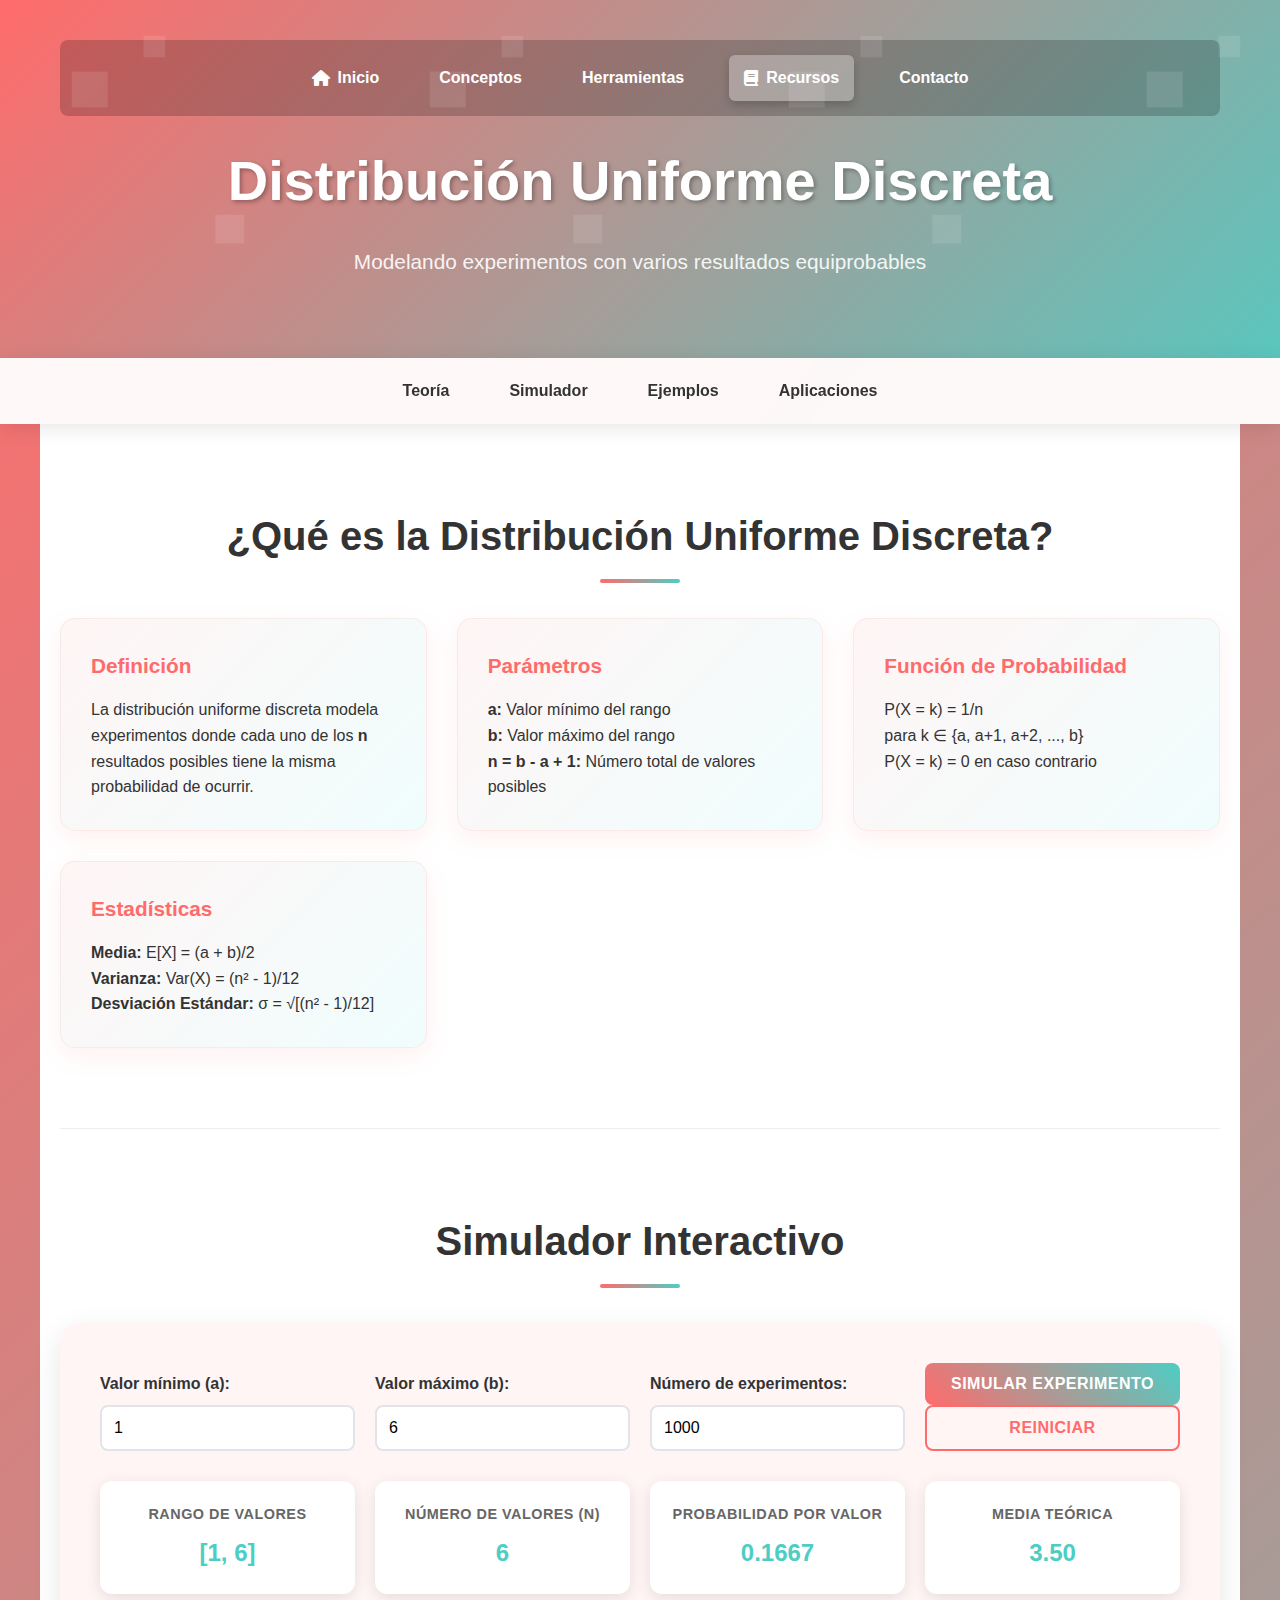
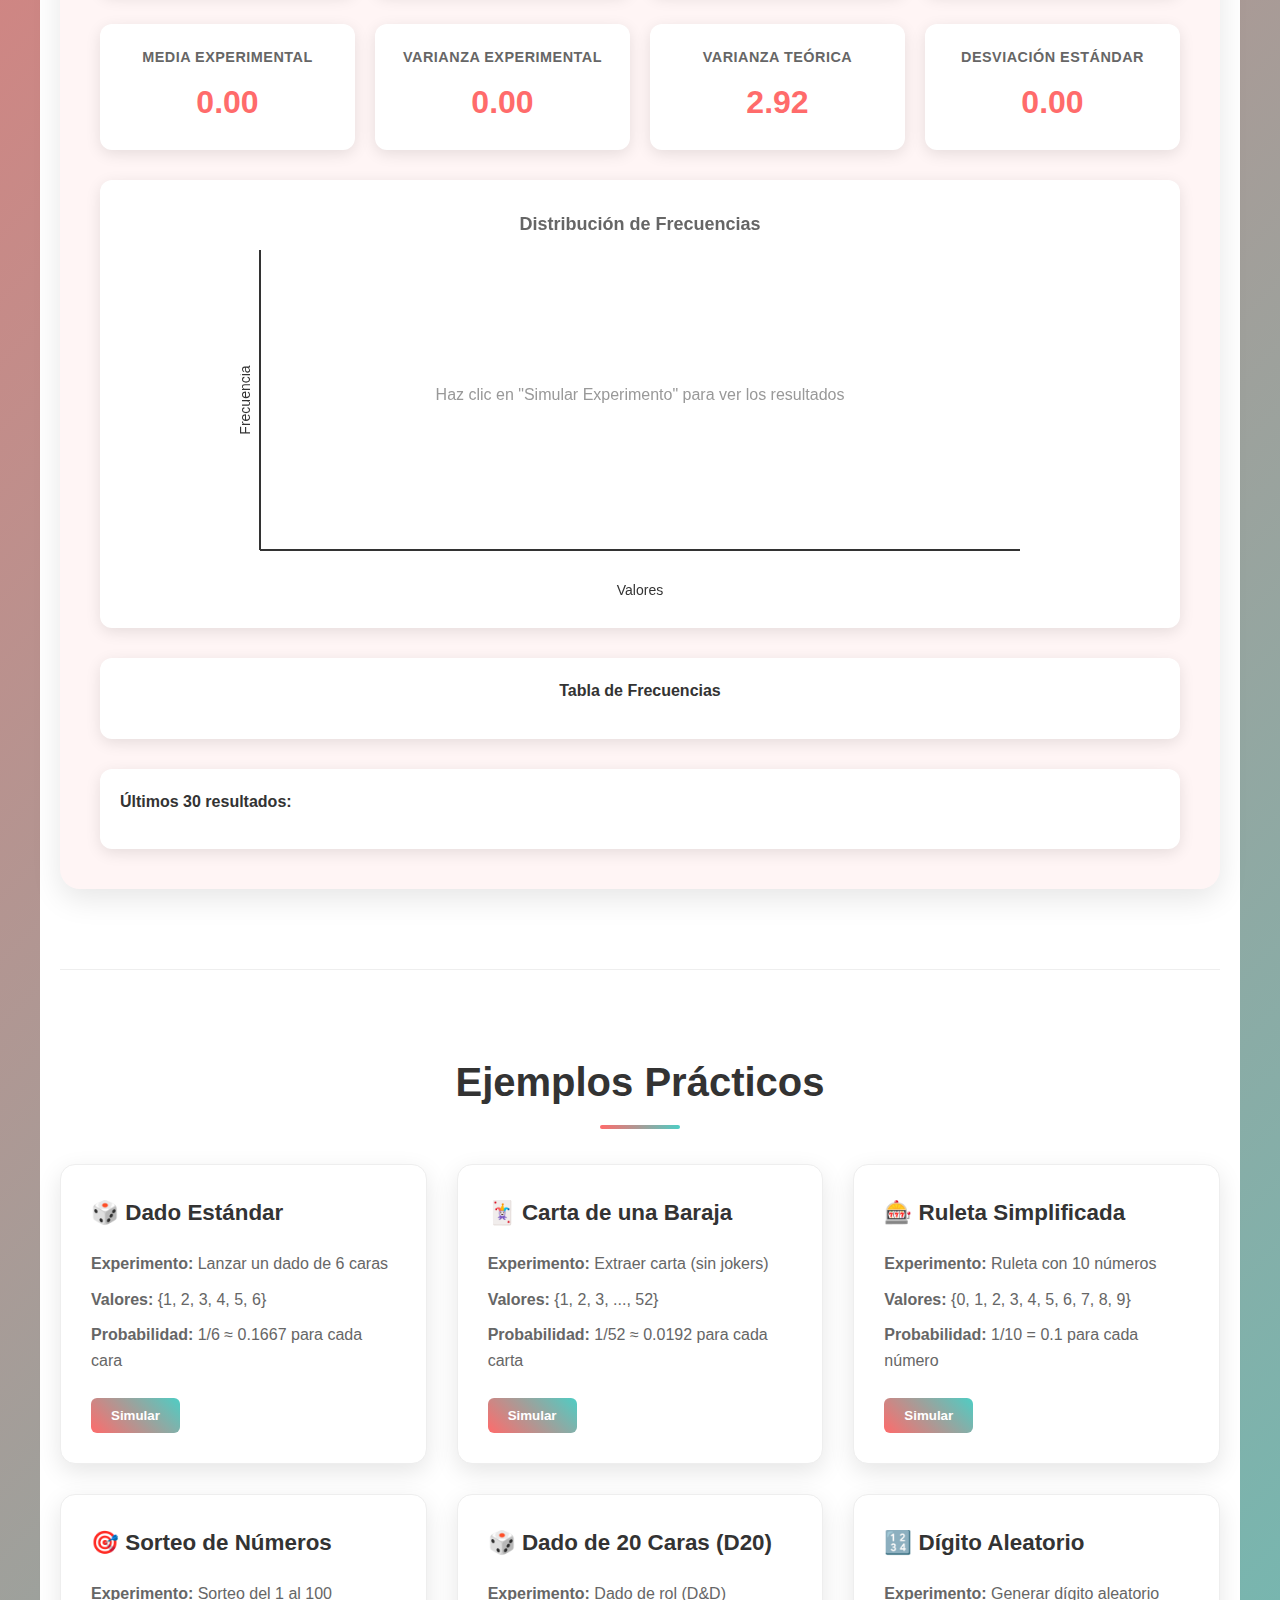
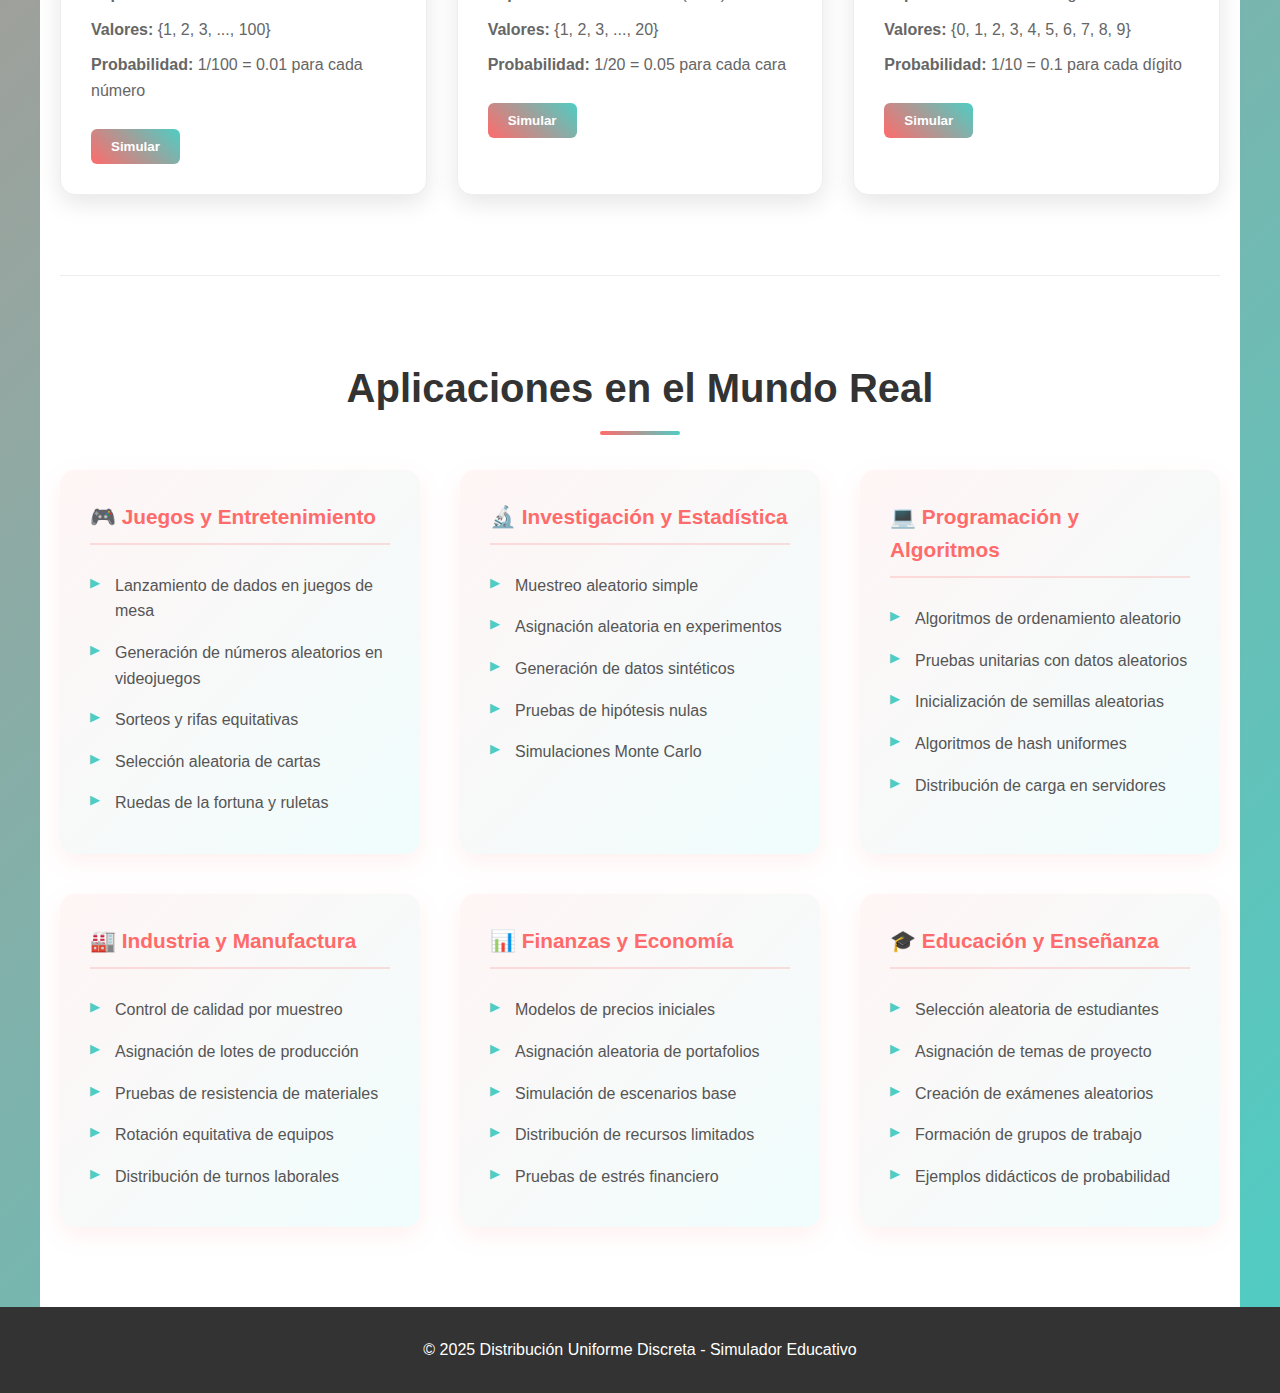
<file: distribuciones/distribuciones/index.html>
<!DOCTYPE html>
<html lang="es">
<head>
    <meta charset="UTF-8">
    <meta name="viewport" content="width=device-width, initial-scale=1.0">
    <title>Distribución Uniforme Discreta</title>
    <link rel="stylesheet" href="styles.css">
    <link rel="stylesheet" href="https://cdnjs.cloudflare.com/ajax/libs/font-awesome/6.4.0/css/all.min.css">
</head>
<body>
    <header class="hero">
        <div class="container">
            <nav>
                <ul>
                    <li><a href="../index.html"><i class="fas fa-home"></i> Inicio</a></li>
                    <li><a href="../conceptos_basicos/conceptos_basicos.html">Conceptos</a></li>
                    <li><a href="../calculadoras/calculadoras.html">Herramientas</a></li>
                    <li><a href="../recursos/recursos.html" class="active"><i class="fas fa-book"></i> Recursos</a></li>
                    <li><a href="../mantenimiento/mantenimiento.html">Contacto</a></li>
                </ul>
            </nav>
            <h1 class="hero-title">Distribución Uniforme Discreta</h1>
            <p class="hero-subtitle">Modelando experimentos con varios resultados equiprobables</p>
        </div>
    </header>

    <nav class="navbar">
        <div class="container">
            <ul class="nav-links">
                <li><a href="#teoria">Teoría</a></li>
                <li><a href="#simulador">Simulador</a></li>
                <li><a href="#ejemplos">Ejemplos</a></li>
                <li><a href="#aplicaciones">Aplicaciones</a></li>
            </ul>
        </div>
    </nav>

    <main class="container">
        <section id="teoria" class="section">
            <h2>¿Qué es la Distribución Uniforme Discreta?</h2>
            <div class="content-grid">
                <div class="theory-card">
                    <h3>Definición</h3>
                    <p>La distribución uniforme discreta modela experimentos donde cada uno de los <strong>n</strong> resultados posibles tiene la misma probabilidad de ocurrir.</p>
                </div>
                <div class="theory-card">
                    <h3>Parámetros</h3>
                    <p><strong>a:</strong> Valor mínimo del rango</p>
                    <p><strong>b:</strong> Valor máximo del rango</p>
                    <p><strong>n = b - a + 1:</strong> Número total de valores posibles</p>
                </div>
                <div class="theory-card">
                    <h3>Función de Probabilidad</h3>
                    <p>P(X = k) = 1/n</p>
                    <p>para k ∈ {a, a+1, a+2, ..., b}</p>
                    <p>P(X = k) = 0 en caso contrario</p>
                </div>
                <div class="theory-card">
                    <h3>Estadísticas</h3>
                    <p><strong>Media:</strong> E[X] = (a + b)/2</p>
                    <p><strong>Varianza:</strong> Var(X) = (n² - 1)/12</p>
                    <p><strong>Desviación Estándar:</strong> σ = √[(n² - 1)/12]</p>
                </div>
            </div>
        </section>

        <section id="simulador" class="section">
            <h2>Simulador Interactivo</h2>
            <div class="simulator-container">
                <div class="controls">
                    <div class="control-group">
                        <label for="min-value">Valor mínimo (a):</label>
                        <input type="number" id="min-value" min="1" max="50" value="1">
                    </div>
                    <div class="control-group">
                        <label for="max-value">Valor máximo (b):</label>
                        <input type="number" id="max-value" min="1" max="50" value="6">
                    </div>
                    <div class="control-group">
                        <label for="trials">Número de experimentos:</label>
                        <input type="number" id="trials" min="1" max="10000" value="1000">
                    </div>
                    <div class="control-group">
                        <button id="simulate-btn" class="btn-primary">Simular Experimento</button>
                        <button id="reset-btn" class="btn-secondary">Reiniciar</button>
                    </div>
                </div>
                
                <div class="distribution-info">
                    <div class="info-grid">
                        <div class="info-card">
                            <h4>Rango de Valores</h4>
                            <span id="range-display">[1, 6]</span>
                        </div>
                        <div class="info-card">
                            <h4>Número de Valores (n)</h4>
                            <span id="n-values">6</span>
                        </div>
                        <div class="info-card">
                            <h4>Probabilidad por Valor</h4>
                            <span id="prob-per-value">0.1667</span>
                        </div>
                        <div class="info-card">
                            <h4>Media Teórica</h4>
                            <span id="theoretical-mean">3.5</span>
                        </div>
                    </div>
                </div>
                
                <div class="results">
                    <div class="stats-grid">
                        <div class="stat-card">
                            <h4>Media Experimental</h4>
                            <span id="experimental-mean">0.00</span>
                        </div>
                        <div class="stat-card">
                            <h4>Varianza Experimental</h4>
                            <span id="experimental-variance">0.00</span>
                        </div>
                        <div class="stat-card">
                            <h4>Varianza Teórica</h4>
                            <span id="theoretical-variance">2.92</span>
                        </div>
                        <div class="stat-card">
                            <h4>Desviación Estándar</h4>
                            <span id="std-deviation">0.00</span>
                        </div>
                    </div>
                    
                    <div class="visualization">
                        <canvas id="histogram" width="800" height="400"></canvas>
                    </div>
                    
                    <div class="frequency-table">
                        <h4>Tabla de Frecuencias</h4>
                        <div id="frequency-table-content"></div>
                    </div>
                    
                    <div class="sequence-display">
                        <h4>Últimos 30 resultados:</h4>
                        <div id="sequence" class="sequence"></div>
                    </div>
                </div>
            </div>
        </section>

        <section id="ejemplos" class="section">
            <h2>Ejemplos Prácticos</h2>
            <div class="examples-grid">
                <div class="example-card">
                    <h3>🎲 Dado Estándar</h3>
                    <p><strong>Experimento:</strong> Lanzar un dado de 6 caras</p>
                    <p><strong>Valores:</strong> {1, 2, 3, 4, 5, 6}</p>
                    <p><strong>Probabilidad:</strong> 1/6 ≈ 0.1667 para cada cara</p>
                    <button class="example-btn" data-min="1" data-max="6" data-trials="600">Simular</button>
                </div>
                <div class="example-card">
                    <h3>🃏 Carta de una Baraja</h3>
                    <p><strong>Experimento:</strong> Extraer carta (sin jokers)</p>
                    <p><strong>Valores:</strong> {1, 2, 3, ..., 52}</p>
                    <p><strong>Probabilidad:</strong> 1/52 ≈ 0.0192 para cada carta</p>
                    <button class="example-btn" data-min="1" data-max="52" data-trials="1000">Simular</button>
                </div>
                <div class="example-card">
                    <h3>🎰 Ruleta Simplificada</h3>
                    <p><strong>Experimento:</strong> Ruleta con 10 números</p>
                    <p><strong>Valores:</strong> {0, 1, 2, 3, 4, 5, 6, 7, 8, 9}</p>
                    <p><strong>Probabilidad:</strong> 1/10 = 0.1 para cada número</p>
                    <button class="example-btn" data-min="0" data-max="9" data-trials="500">Simular</button>
                </div>
                <div class="example-card">
                    <h3>🎯 Sorteo de Números</h3>
                    <p><strong>Experimento:</strong> Sorteo del 1 al 100</p>
                    <p><strong>Valores:</strong> {1, 2, 3, ..., 100}</p>
                    <p><strong>Probabilidad:</strong> 1/100 = 0.01 para cada número</p>
                    <button class="example-btn" data-min="1" data-max="100" data-trials="2000">Simular</button>
                </div>
                <div class="example-card">
                    <h3>🎲 Dado de 20 Caras (D20)</h3>
                    <p><strong>Experimento:</strong> Dado de rol (D&D)</p>
                    <p><strong>Valores:</strong> {1, 2, 3, ..., 20}</p>
                    <p><strong>Probabilidad:</strong> 1/20 = 0.05 para cada cara</p>
                    <button class="example-btn" data-min="1" data-max="20" data-trials="800">Simular</button>
                </div>
                <div class="example-card">
                    <h3>🔢 Dígito Aleatorio</h3>
                    <p><strong>Experimento:</strong> Generar dígito aleatorio</p>
                    <p><strong>Valores:</strong> {0, 1, 2, 3, 4, 5, 6, 7, 8, 9}</p>
                    <p><strong>Probabilidad:</strong> 1/10 = 0.1 para cada dígito</p>
                    <button class="example-btn" data-min="0" data-max="9" data-trials="1000">Simular</button>
                </div>
            </div>
        </section>

        <section id="aplicaciones" class="section">
            <h2>Aplicaciones en el Mundo Real</h2>
            <div class="applications">
                <div class="app-category">
                    <h3>🎮 Juegos y Entretenimiento</h3>
                    <ul>
                        <li>Lanzamiento de dados en juegos de mesa</li>
                        <li>Generación de números aleatorios en videojuegos</li>
                        <li>Sorteos y rifas equitativas</li>
                        <li>Selección aleatoria de cartas</li>
                        <li>Ruedas de la fortuna y ruletas</li>
                    </ul>
                </div>
                <div class="app-category">
                    <h3>🔬 Investigación y Estadística</h3>
                    <ul>
                        <li>Muestreo aleatorio simple</li>
                        <li>Asignación aleatoria en experimentos</li>
                        <li>Generación de datos sintéticos</li>
                        <li>Pruebas de hipótesis nulas</li>
                        <li>Simulaciones Monte Carlo</li>
                    </ul>
                </div>
                <div class="app-category">
                    <h3>💻 Programación y Algoritmos</h3>
                    <ul>
                        <li>Algoritmos de ordenamiento aleatorio</li>
                        <li>Pruebas unitarias con datos aleatorios</li>
                        <li>Inicialización de semillas aleatorias</li>
                        <li>Algoritmos de hash uniformes</li>
                        <li>Distribución de carga en servidores</li>
                    </ul>
                </div>
                <div class="app-category">
                    <h3>🏭 Industria y Manufactura</h3>
                    <ul>
                        <li>Control de calidad por muestreo</li>
                        <li>Asignación de lotes de producción</li>
                        <li>Pruebas de resistencia de materiales</li>
                        <li>Rotación equitativa de equipos</li>
                        <li>Distribución de turnos laborales</li>
                    </ul>
                </div>
                <div class="app-category">
                    <h3>📊 Finanzas y Economía</h3>
                    <ul>
                        <li>Modelos de precios iniciales</li>
                        <li>Asignación aleatoria de portafolios</li>
                        <li>Simulación de escenarios base</li>
                        <li>Distribución de recursos limitados</li>
                        <li>Pruebas de estrés financiero</li>
                    </ul>
                </div>
                <div class="app-category">
                    <h3>🎓 Educación y Enseñanza</h3>
                    <ul>
                        <li>Selección aleatoria de estudiantes</li>
                        <li>Asignación de temas de proyecto</li>
                        <li>Creación de exámenes aleatorios</li>
                        <li>Formación de grupos de trabajo</li>
                        <li>Ejemplos didácticos de probabilidad</li>
                    </ul>
                </div>
            </div>
        </section>
    </main>

    <footer>
        <div class="container">
            <p>&copy; 2025 Distribución Uniforme Discreta - Simulador Educativo</p>
        </div>
    </footer>

    <script src="script.js"></script>
</body>
</html>
</file>
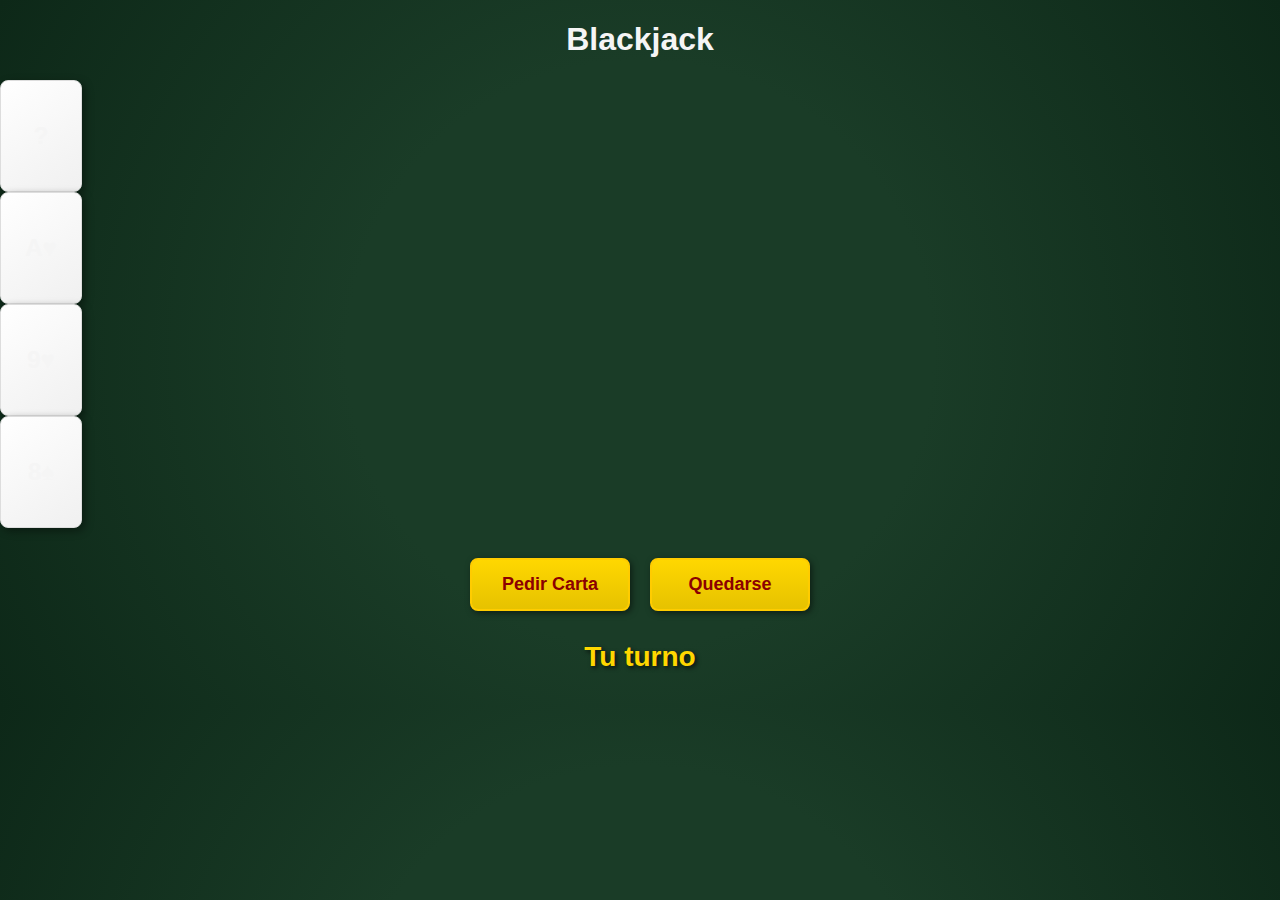
<file: simulaciones/blackjack/index.html>
<!DOCTYPE html>
<html lang="es">
<head>
  <meta charset="UTF-8">
  <meta name="viewport" content="width=device-width, initial-scale=1.0">
  <title>Blackjack</title>
  <link rel="stylesheet" href="styles.css">
</head>
<body>
  <div id="mesa">
    <h1>Blackjack</h1>
    <div id="crupier-cartas"></div>
    <div id="jugador-cartas"></div>
    <div id="controles">
      <button id="pedir">Pedir Carta</button>
      <button id="quedarse">Quedarse</button>
    </div>
    <div id="mensaje"></div>
  </div>
  <script src="script.js"></script>
</body>
</html>
</file>
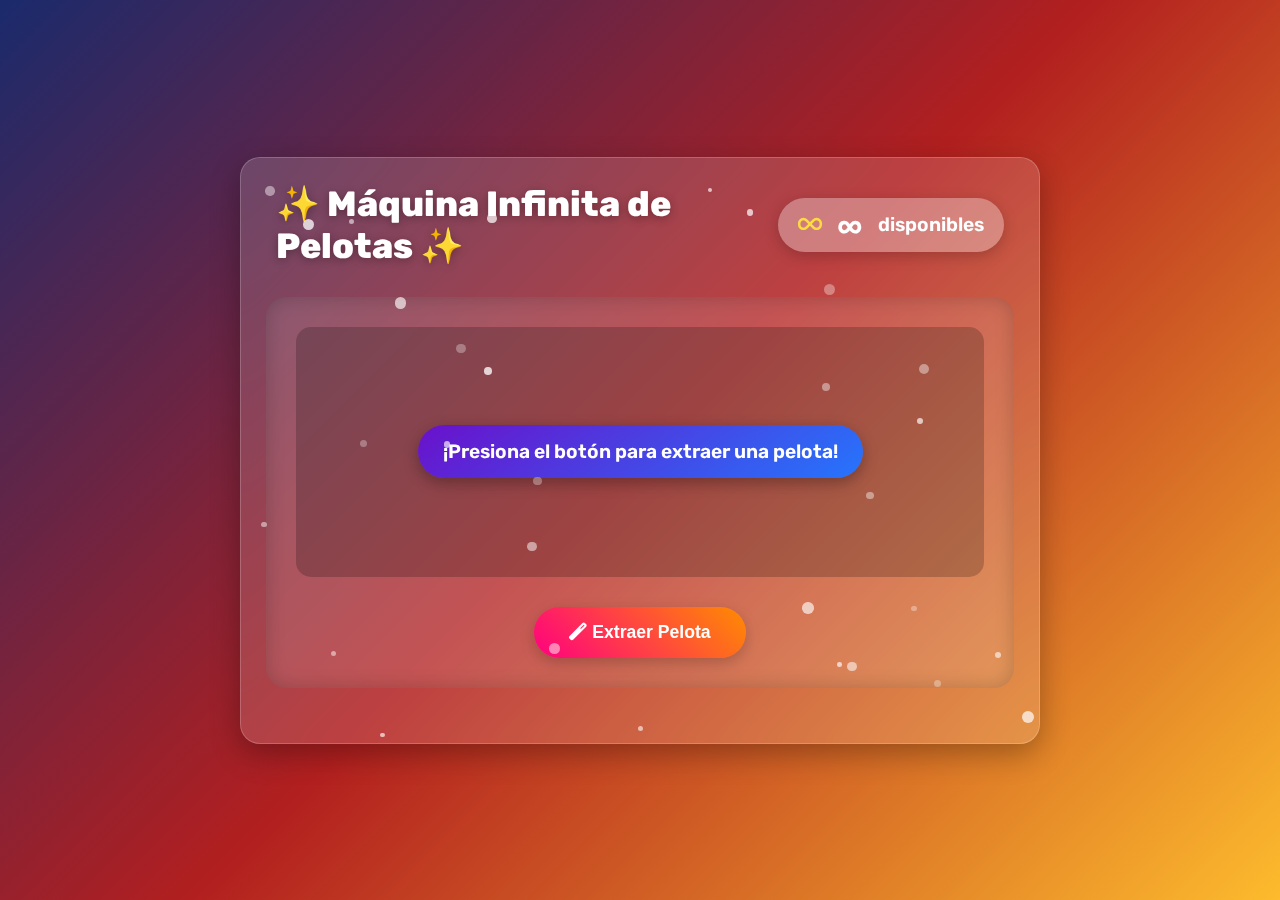
<file: simulaciones/maquina_magica_pelotas/index.html>
<!DOCTYPE html>
<html lang="es">
<head>
  <meta charset="UTF-8">
  <meta name="viewport" content="width=device-width, initial-scale=1.0">
  <title>Máquina Infinita de Pelotas</title>
  <link rel="stylesheet" href="https://cdnjs.cloudflare.com/ajax/libs/font-awesome/6.4.0/css/all.min.css">
  <link href="https://fonts.googleapis.com/css2?family=Rubik:wght@400;600;700;800&display=swap" rel="stylesheet">
  <style>
    * {
      margin: 0;
      padding: 0;
      box-sizing: border-box;
    }

    body {
      font-family: 'Rubik', sans-serif;
      background: linear-gradient(135deg, #1a2a6c, #b21f1f, #fdbb2d);
      min-height: 100vh;
      display: flex;
      justify-content: center;
      align-items: center;
      overflow: hidden;
      padding: 20px;
    }

    .container {
      width: 100%;
      max-width: 800px;
      background: rgba(255, 255, 255, 0.15);
      backdrop-filter: blur(10px);
      border-radius: 20px;
      box-shadow: 0 10px 30px rgba(0, 0, 0, 0.3);
      overflow: hidden;
      position: relative;
      border: 1px solid rgba(255, 255, 255, 0.2);
      padding: 25px;
    }

    .header {
      display: flex;
      justify-content: space-between;
      align-items: center;
      margin-bottom: 30px;
      padding: 0 10px;
    }

    .title {
      font-size: 2.2rem;
      font-weight: 800;
      color: white;
      text-shadow: 0 2px 10px rgba(0, 0, 0, 0.3);
      display: flex;
      align-items: center;
      gap: 15px;
    }

    .counter {
      background: rgba(255, 255, 255, 0.2);
      padding: 10px 20px;
      border-radius: 50px;
      color: white;
      font-weight: 600;
      font-size: 1.2rem;
      display: flex;
      align-items: center;
      gap: 10px;
      box-shadow: 0 4px 15px rgba(0, 0, 0, 0.2);
      backdrop-filter: blur(5px);
    }

    .counter i {
      color: #ffdd40;
    }

    .infinity {
      font-size: 1.8rem;
      font-weight: 700;
      margin: 0 5px;
    }

    .machine {
      background: rgba(255, 255, 255, 0.1);
      border-radius: 20px;
      padding: 30px;
      box-shadow: inset 0 0 20px rgba(0, 0, 0, 0.2);
      position: relative;
      overflow: hidden;
      margin-bottom: 30px;
    }

    .display {
      min-height: 250px;
      background: rgba(0, 0, 0, 0.2);
      border-radius: 15px;
      display: flex;
      justify-content: center;
      align-items: center;
      padding: 20px;
      flex-wrap: wrap;
      gap: 15px;
      transition: all 0.3s ease;
      margin-bottom: 30px;
      position: relative;
      overflow: hidden;
    }

    .bubble {
      background: linear-gradient(145deg, #6a11cb, #2575fc);
      color: white;
      padding: 15px 25px;
      border-radius: 50px;
      font-weight: 600;
      font-size: 1.2rem;
      box-shadow: 0 5px 15px rgba(0, 0, 0, 0.3);
      animation: float 3s infinite ease-in-out;
      text-align: center;
    }

    .ball {
      width: 60px;
      height: 60px;
      border-radius: 50%;
      display: flex;
      justify-content: center;
      align-items: center;
      color: white;
      font-weight: 700;
      font-size: 1.2rem;
      box-shadow: 0 5px 15px rgba(0, 0, 0, 0.3), inset 0 0 10px rgba(255, 255, 255, 0.3);
      cursor: pointer;
      position: relative;
      transition: transform 0.3s ease;
      animation: appear 0.5s ease-out;
    }

    .ball:hover {
      transform: scale(1.1);
    }

    .controls {
      display: flex;
      justify-content: center;
      gap: 20px;
    }

    .btn {
      border: none;
      padding: 15px 35px;
      font-size: 1.1rem;
      font-weight: 600;
      border-radius: 50px;
      cursor: pointer;
      transition: all 0.3s ease;
      display: flex;
      align-items: center;
      gap: 10px;
      position: relative;
      overflow: hidden;
      box-shadow: 0 5px 15px rgba(0, 0, 0, 0.2);
    }

    .draw-btn {
      background: linear-gradient(45deg, #ff0080, #ff8c00);
      color: white;
    }

    .draw-btn:hover {
      transform: translateY(-3px);
      box-shadow: 0 8px 20px rgba(255, 0, 128, 0.4);
    }

    .draw-btn:active {
      transform: translateY(1px);
    }

    .sparkles {
      position: absolute;
      top: 0;
      left: 0;
      width: 100%;
      height: 100%;
      pointer-events: none;
      overflow: hidden;
      opacity: 0;
      transition: opacity 0.3s;
    }

    .draw-btn:hover .sparkles {
      opacity: 1;
    }

    .sparkle {
      position: absolute;
      width: 10px;
      height: 10px;
      background: white;
      border-radius: 50%;
      animation: sparkle 1s ease-out forwards;
    }

    .particles {
      position: absolute;
      top: 0;
      left: 0;
      width: 100%;
      height: 100%;
      pointer-events: none;
    }

    .particle {
      position: absolute;
      width: 8px;
      height: 8px;
      background: rgba(255, 255, 255, 0.7);
      border-radius: 50%;
      animation: float 6s infinite ease-in-out;
    }

    @keyframes float {
      0%, 100% { transform: translateY(0); }
      50% { transform: translateY(-15px); }
    }

    @keyframes sparkle {
      0% {
        transform: translate(0, 0) scale(0);
        opacity: 1;
      }
      100% {
        transform: translate(var(--tx), var(--ty)) scale(1);
        opacity: 0;
      }
    }

    @keyframes appear {
      0% {
        transform: scale(0);
      }
      70% {
        transform: scale(1.1);
      }
      100% {
        transform: scale(1);
      }
    }

    @keyframes pulse {
      0%, 100% { transform: scale(1); }
      50% { transform: scale(1.05); }
    }

    @media (max-width: 768px) {
      .title {
        font-size: 1.8rem;
      }
      
      .controls {
        flex-direction: column;
        align-items: center;
      }
      
      .btn {
        width: 100%;
        justify-content: center;
      }
    }

    @media (max-width: 480px) {
      .title {
        font-size: 1.5rem;
      }
      
      .counter {
        font-size: 1rem;
        padding: 8px 15px;
      }
      
      .infinity {
        font-size: 1.5rem;
      }
    }
  </style>
</head>
<body>
  <div class="container">
    <div class="header">
      <h1 class="title">✨ Máquina Infinita de Pelotas ✨</h1>
      <div class="counter">
        <i class="fas fa-infinity"></i>
        <span id="contador" class="infinity">∞</span> disponibles
      </div>
    </div>
    
    <div class="machine">
      <div id="resultado" class="display">
        <div class="bubble">¡Presiona el botón para extraer una pelota!</div>
      </div>
      
      <div class="controls">
        <button id="extraerBtn" class="btn draw-btn">
          <span class="btn-content">
            <i class="fas fa-magic"></i>
            <span>Extraer Pelota</span>
          </span>
          <div class="sparkles"></div>
        </button>
      </div>
    </div>
    
    <div class="particles" id="particles"></div>
  </div>
  
  <script>
    document.addEventListener('DOMContentLoaded', function() {
      const colores = [
        { background: 'linear-gradient(135deg, #FF416C, #FF4B2B)', text: '#fff' },
        { background: 'linear-gradient(135deg, #38ef7d, #11998e)', text: '#fff' },
        { background: 'linear-gradient(135deg, #56CCF2, #2F80ED)', text: '#fff' },
        { background: 'linear-gradient(135deg, #f7971e, #ffd200)', text: '#000' },
        { background: 'linear-gradient(135deg, #834d9b, #d04ed6)', text: '#fff' },
        { background: 'linear-gradient(135deg, #1d976c, #93f9b9)', text: '#000' },
        { background: 'linear-gradient(135deg, #f857a6, #ff5858)', text: '#fff' },
        { background: 'linear-gradient(135deg, #4facfe, #00f2fe)', text: '#fff' },
        { background: 'linear-gradient(135deg, #654ea3, #eaafc8)', text: '#fff' },
        { background: 'linear-gradient(135deg, #00c9ff, #92fe9d)', text: '#000' },
        { background: 'linear-gradient(135deg, #d9a7c7, #fffcdc)', text: '#000' },
        { background: 'linear-gradient(135deg, #ff7e5f, #feb47b)', text: '#000' }
      ];
      
      const extraerBtn = document.getElementById('extraerBtn');
      const resultado = document.getElementById('resultado');
      const particlesContainer = document.getElementById('particles');
      
      // Crear partículas de fondo
      function createParticles() {
        particlesContainer.innerHTML = '';
        for (let i = 0; i < 30; i++) {
          const particle = document.createElement('div');
          particle.classList.add('particle');
          particle.style.left = `${Math.random() * 100}%`;
          particle.style.top = `${Math.random() * 100}%`;
          particle.style.width = `${Math.random() * 8 + 4}px`;
          particle.style.height = particle.style.width;
          particle.style.animationDelay = `${Math.random() * 5}s`;
          particle.style.background = `rgba(255, 255, 255, ${Math.random() * 0.5 + 0.3})`;
          particlesContainer.appendChild(particle);
        }
      }
      
      createParticles();
      
      // Generar un número aleatorio entre min y max
      function getRandomNumber(min, max) {
        return Math.floor(Math.random() * (max - min + 1)) + min;
      }
      
      // Crear efecto de chispas
      function createSparkles(event) {
        const btnRect = extraerBtn.getBoundingClientRect();
        const sparkles = extraerBtn.querySelector('.sparkles');
        sparkles.innerHTML = '';
        
        for (let i = 0; i < 20; i++) {
          const sparkle = document.createElement('div');
          sparkle.classList.add('sparkle');
          
          // Posición aleatoria dentro del botón
          const x = Math.random() * btnRect.width;
          const y = Math.random() * btnRect.height;
          
          // Dirección aleatoria
          const angle = Math.random() * Math.PI * 2;
          const distance = Math.random() * 50 + 30;
          
          sparkle.style.setProperty('--tx', `${Math.cos(angle) * distance}px`);
          sparkle.style.setProperty('--ty', `${Math.sin(angle) * distance}px`);
          sparkle.style.left = `${x}px`;
          sparkle.style.top = `${y}px`;
          sparkle.style.animationDelay = `${Math.random() * 0.5}s`;
          
          sparkles.appendChild(sparkle);
        }
      }
      
      // Extraer una pelota
      function extraerPelota() {
        // Eliminar el mensaje inicial si existe
        const initialMessage = resultado.querySelector('.bubble');
        if (initialMessage) {
          initialMessage.style.opacity = '0';
          setTimeout(() => initialMessage.remove(), 300);
        }
        
        // Crear una nueva pelota
        const ball = document.createElement('div');
        ball.classList.add('ball');
        
        // Elegir un color aleatorio
        const colorIndex = getRandomNumber(0, colores.length - 1);
        const color = colores[colorIndex];
        ball.style.background = color.background;
        ball.style.color = color.text;
        
        // Generar un número aleatorio para la pelota
        const numero = getRandomNumber(1, 100);
        ball.textContent = numero;
        
        // Añadir la pelota al display
        resultado.appendChild(ball);
        
        // Crear efecto de chispas
        createSparkles();
        
        // Limitar el número de pelotas visibles a 20
        if (resultado.children.length > 20) {
          resultado.removeChild(resultado.children[0]);
        }
        
        // Agregar animación de rebote
        ball.style.animation = 'appear 0.5s ease-out';
        
        // Hacer que la pelota sea clickeable para eliminarla
        ball.addEventListener('click', function() {
          this.style.transform = 'scale(0)';
          this.style.opacity = '0';
          setTimeout(() => this.remove(), 300);
        });
      }
      
      // Event listeners
      extraerBtn.addEventListener('click', extraerPelota);
      extraerBtn.addEventListener('mouseenter', createSparkles);
      
      // Agregar animación inicial al botón
      setTimeout(() => {
        extraerBtn.style.animation = 'pulse 2s infinite';
      }, 1000);
    });
  </script>
</body>
</html>
</file>
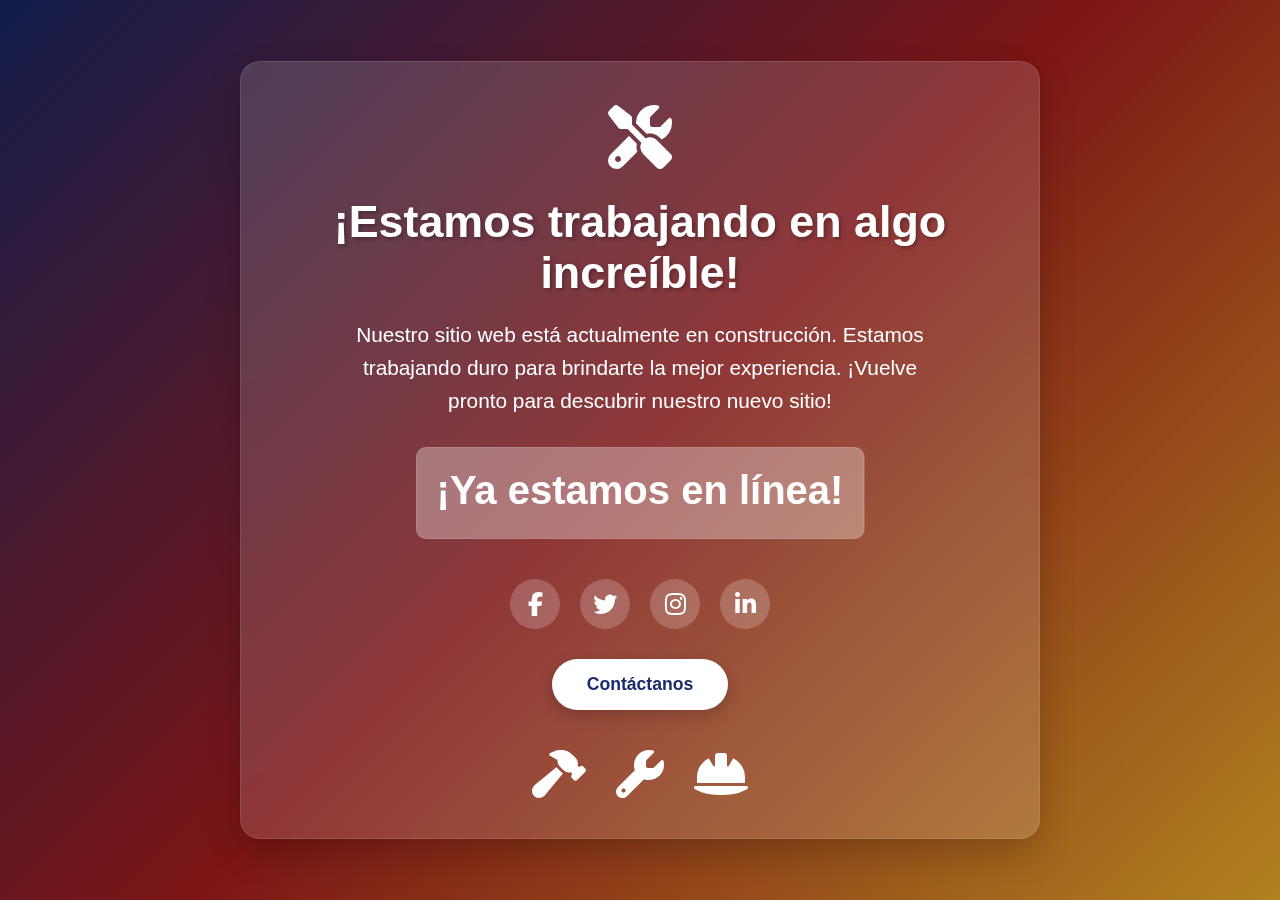
<file: calculadoras/calculadoras.html>
<!DOCTYPE html>
<html lang="es">
<head>
    <meta charset="UTF-8">
    <meta name="viewport" content="width=device-width, initial-scale=1.0">
    <title>Sitio en Construcción</title>
    <link rel="stylesheet" href="https://cdnjs.cloudflare.com/ajax/libs/font-awesome/6.4.0/css/all.min.css">
    <style>
        * {
            margin: 0;
            padding: 0;
            box-sizing: border-box;
        }
        
        body {
            font-family: 'Segoe UI', Tahoma, Geneva, Verdana, sans-serif;
            background: linear-gradient(135deg, #1a2a6c, #b21f1f, #fdbb2d);
            min-height: 100vh;
            display: flex;
            justify-content: center;
            align-items: center;
            color: white;
            text-align: center;
            padding: 20px;
            overflow: hidden;
            position: relative;
        }
        
        body::before {
            content: "";
            position: absolute;
            top: 0;
            left: 0;
            width: 100%;
            height: 100%;
            background: rgba(0, 0, 0, 0.3);
            z-index: 1;
        }
        
        .container {
            position: relative;
            z-index: 2;
            max-width: 800px;
            padding: 40px;
            background: rgba(255, 255, 255, 0.15);
            border-radius: 20px;
            backdrop-filter: blur(10px);
            box-shadow: 0 15px 35px rgba(0, 0, 0, 0.2);
            border: 1px solid rgba(255, 255, 255, 0.1);
        }
        
        .logo {
            font-size: 4rem;
            margin-bottom: 20px;
            color: white;
            animation: pulse 2s infinite;
        }
        
        h1 {
            font-size: 2.8rem;
            margin-bottom: 20px;
            text-shadow: 2px 2px 4px rgba(0, 0, 0, 0.3);
        }
        
        p {
            font-size: 1.3rem;
            margin-bottom: 30px;
            line-height: 1.6;
            max-width: 600px;
            margin-left: auto;
            margin-right: auto;
        }
        
        .countdown {
            display: flex;
            justify-content: center;
            gap: 15px;
            margin-bottom: 40px;
            flex-wrap: wrap;
        }
        
        .countdown-item {
            background: rgba(255, 255, 255, 0.2);
            border-radius: 10px;
            padding: 20px;
            min-width: 80px;
            backdrop-filter: blur(5px);
            border: 1px solid rgba(255, 255, 255, 0.1);
        }
        
        .countdown-number {
            font-size: 2.5rem;
            font-weight: 700;
            margin-bottom: 5px;
        }
        
        .countdown-label {
            font-size: 1rem;
            opacity: 0.9;
        }
        
        .social-icons {
            display: flex;
            justify-content: center;
            gap: 20px;
            margin-bottom: 30px;
        }
        
        .social-icons a {
            width: 50px;
            height: 50px;
            border-radius: 50%;
            background: rgba(255, 255, 255, 0.2);
            display: flex;
            align-items: center;
            justify-content: center;
            color: white;
            font-size: 1.5rem;
            transition: all 0.3s ease;
            text-decoration: none;
        }
        
        .social-icons a:hover {
            background: white;
            color: #1a2a6c;
            transform: translateY(-5px);
        }
        
        .contact-btn {
            display: inline-block;
            padding: 15px 35px;
            background: white;
            color: #1a2a6c;
            border-radius: 30px;
            text-decoration: none;
            font-weight: 600;
            font-size: 1.1rem;
            transition: all 0.3s ease;
            box-shadow: 0 5px 15px rgba(0, 0, 0, 0.2);
        }
        
        .contact-btn:hover {
            transform: translateY(-3px);
            box-shadow: 0 8px 20px rgba(0, 0, 0, 0.3);
            background: #f8f9fa;
        }
        
        .construction-elements {
            display: flex;
            justify-content: center;
            gap: 30px;
            margin-top: 40px;
            flex-wrap: wrap;
        }
        
        .tool {
            animation: float 4s ease-in-out infinite;
        }
        
        .tool:nth-child(2) {
            animation-delay: 1s;
        }
        
        .tool:nth-child(3) {
            animation-delay: 2s;
        }
        
        .tool i {
            font-size: 3rem;
            color: white;
        }
        
        /* Animaciones */
        @keyframes pulse {
            0% { transform: scale(1); }
            50% { transform: scale(1.1); }
            100% { transform: scale(1); }
        }
        
        @keyframes float {
            0% { transform: translateY(0px); }
            50% { transform: translateY(-20px); }
            100% { transform: translateY(0px); }
        }
        
        /* Responsive */
        @media (max-width: 600px) {
            h1 { font-size: 2.2rem; }
            p { font-size: 1.1rem; }
            .countdown-item { padding: 15px; min-width: 70px; }
            .countdown-number { font-size: 2rem; }
        }
    </style>
</head>
<body>
    <div class="container">
        <div class="logo">
            <i class="fas fa-tools"></i>
        </div>
        <h1>¡Estamos trabajando en algo increíble!</h1>
        <p>Nuestro sitio web está actualmente en construcción. Estamos trabajando duro para brindarte la mejor experiencia. ¡Vuelve pronto para descubrir nuestro nuevo sitio!</p>
        
        <div class="countdown">
            <div class="countdown-item">
                <div class="countdown-number" id="days">00</div>
                <div class="countdown-label">Días</div>
            </div>
            <div class="countdown-item">
                <div class="countdown-number" id="hours">00</div>
                <div class="countdown-label">Horas</div>
            </div>
            <div class="countdown-item">
                <div class="countdown-number" id="minutes">00</div>
                <div class="countdown-label">Minutos</div>
            </div>
            <div class="countdown-item">
                <div class="countdown-number" id="seconds">00</div>
                <div class="countdown-label">Segundos</div>
            </div>
        </div>
        
        <div class="social-icons">
            <a href="#"><i class="fab fa-facebook-f"></i></a>
            <a href="#"><i class="fab fa-twitter"></i></a>
            <a href="#"><i class="fab fa-instagram"></i></a>
            <a href="#"><i class="fab fa-linkedin-in"></i></a>
        </div>
        
        <a href="mailto:contacto@tusitio.com" class="contact-btn">Contáctanos</a>
        
        <div class="construction-elements">
            <div class="tool">
                <i class="fas fa-hammer"></i>
            </div>
            <div class="tool">
                <i class="fas fa-wrench"></i>
            </div>
            <div class="tool">
                <i class="fas fa-hard-hat"></i>
            </div>
        </div>
    </div>

    <script>
        // Fecha objetivo para el lanzamiento (ajusta según tus necesidades)
        const launchDate = new Date("2023-12-31T00:00:00").getTime();
        
        function updateCountdown() {
            const now = new Date().getTime();
            const distance = launchDate - now;
            
            // Cálculos de tiempo
            const days = Math.floor(distance / (1000 * 60 * 60 * 24));
            const hours = Math.floor((distance % (1000 * 60 * 60 * 24)) / (1000 * 60 * 60));
            const minutes = Math.floor((distance % (1000 * 60 * 60)) / (1000 * 60));
            const seconds = Math.floor((distance % (1000 * 60)) / 1000);
            
            // Actualizar el HTML
            document.getElementById("days").innerHTML = days.toString().padStart(2, '0');
            document.getElementById("hours").innerHTML = hours.toString().padStart(2, '0');
            document.getElementById("minutes").innerHTML = minutes.toString().padStart(2, '0');
            document.getElementById("seconds").innerHTML = seconds.toString().padStart(2, '0');
            
            // Si la cuenta regresiva termina
            if (distance < 0) {
                clearInterval(countdownInterval);
                document.querySelector(".countdown").innerHTML = "<div class='countdown-item'><div class='countdown-number'>¡Ya estamos en línea!</div></div>";
            }
        }
        
        // Actualizar cada segundo
        const countdownInterval = setInterval(updateCountdown, 1000);
        updateCountdown(); // Llamada inicial
    </script>
</body>
</html>
</file>
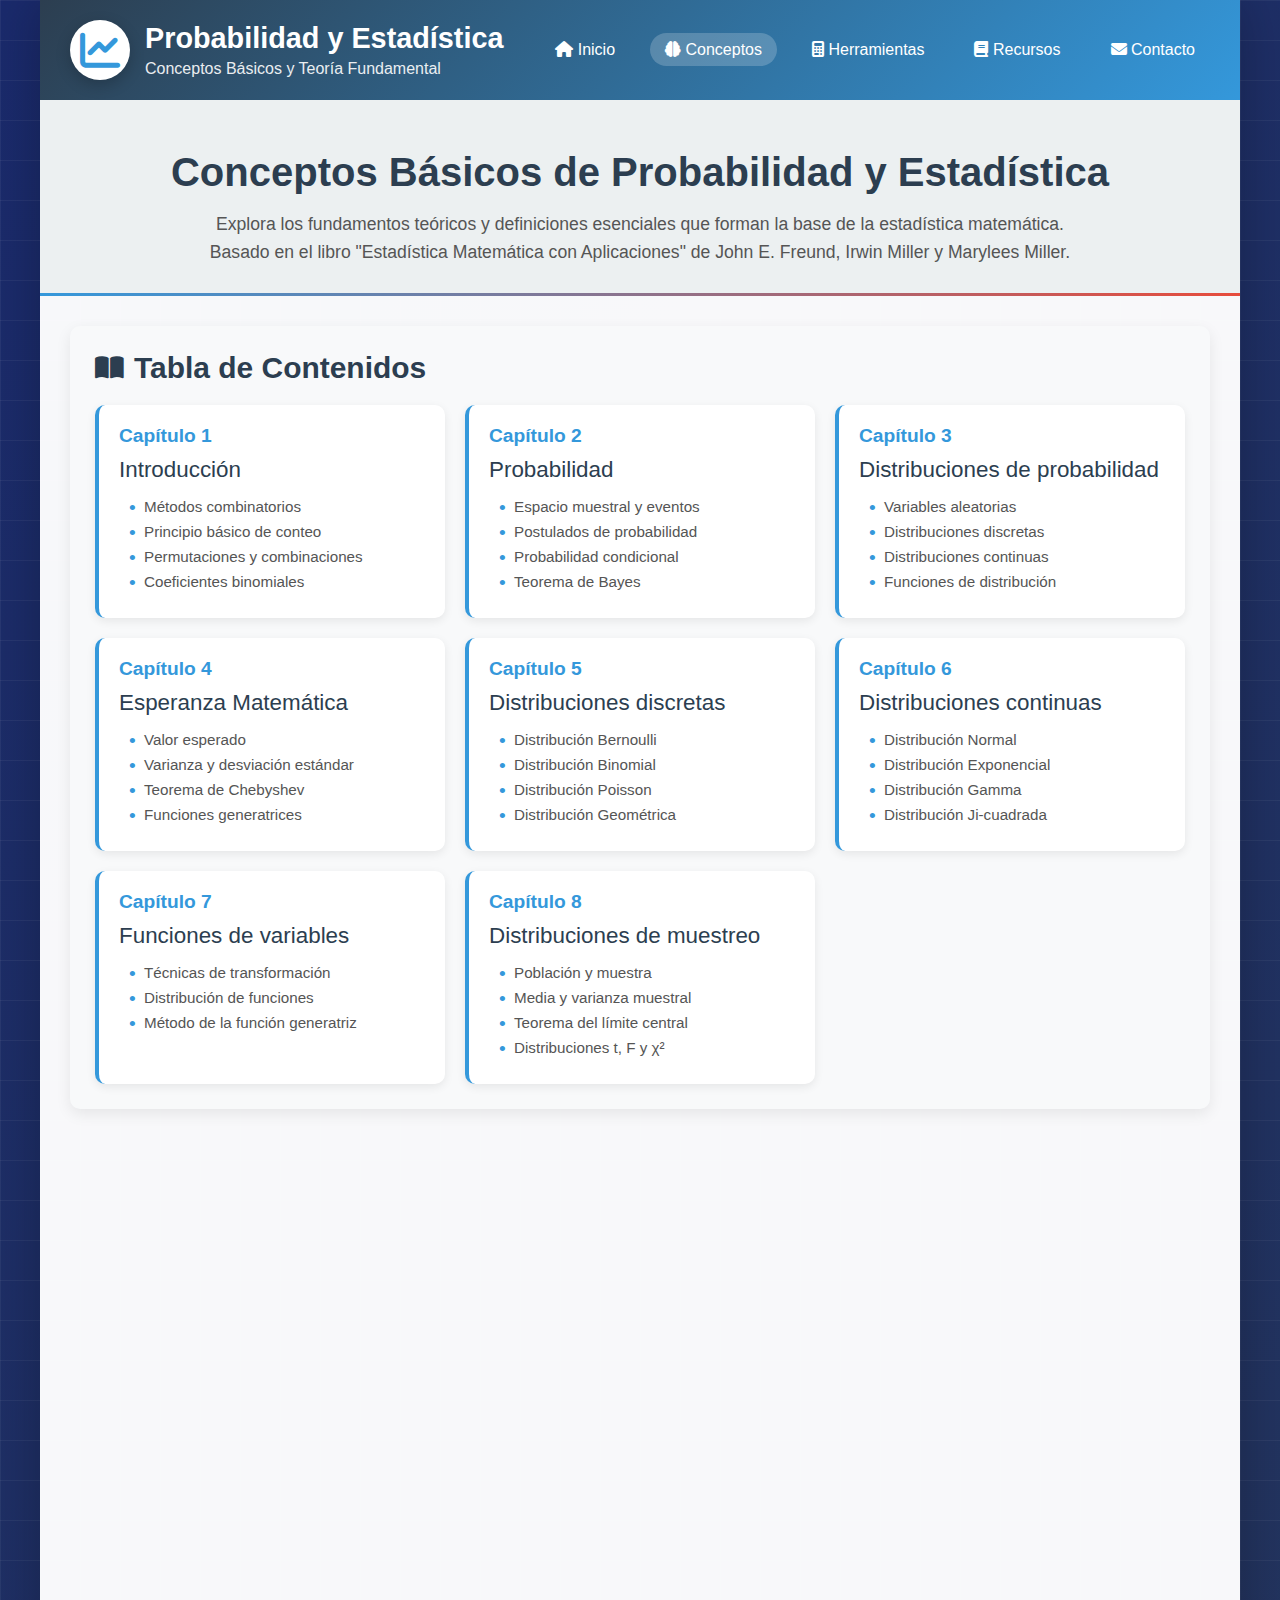
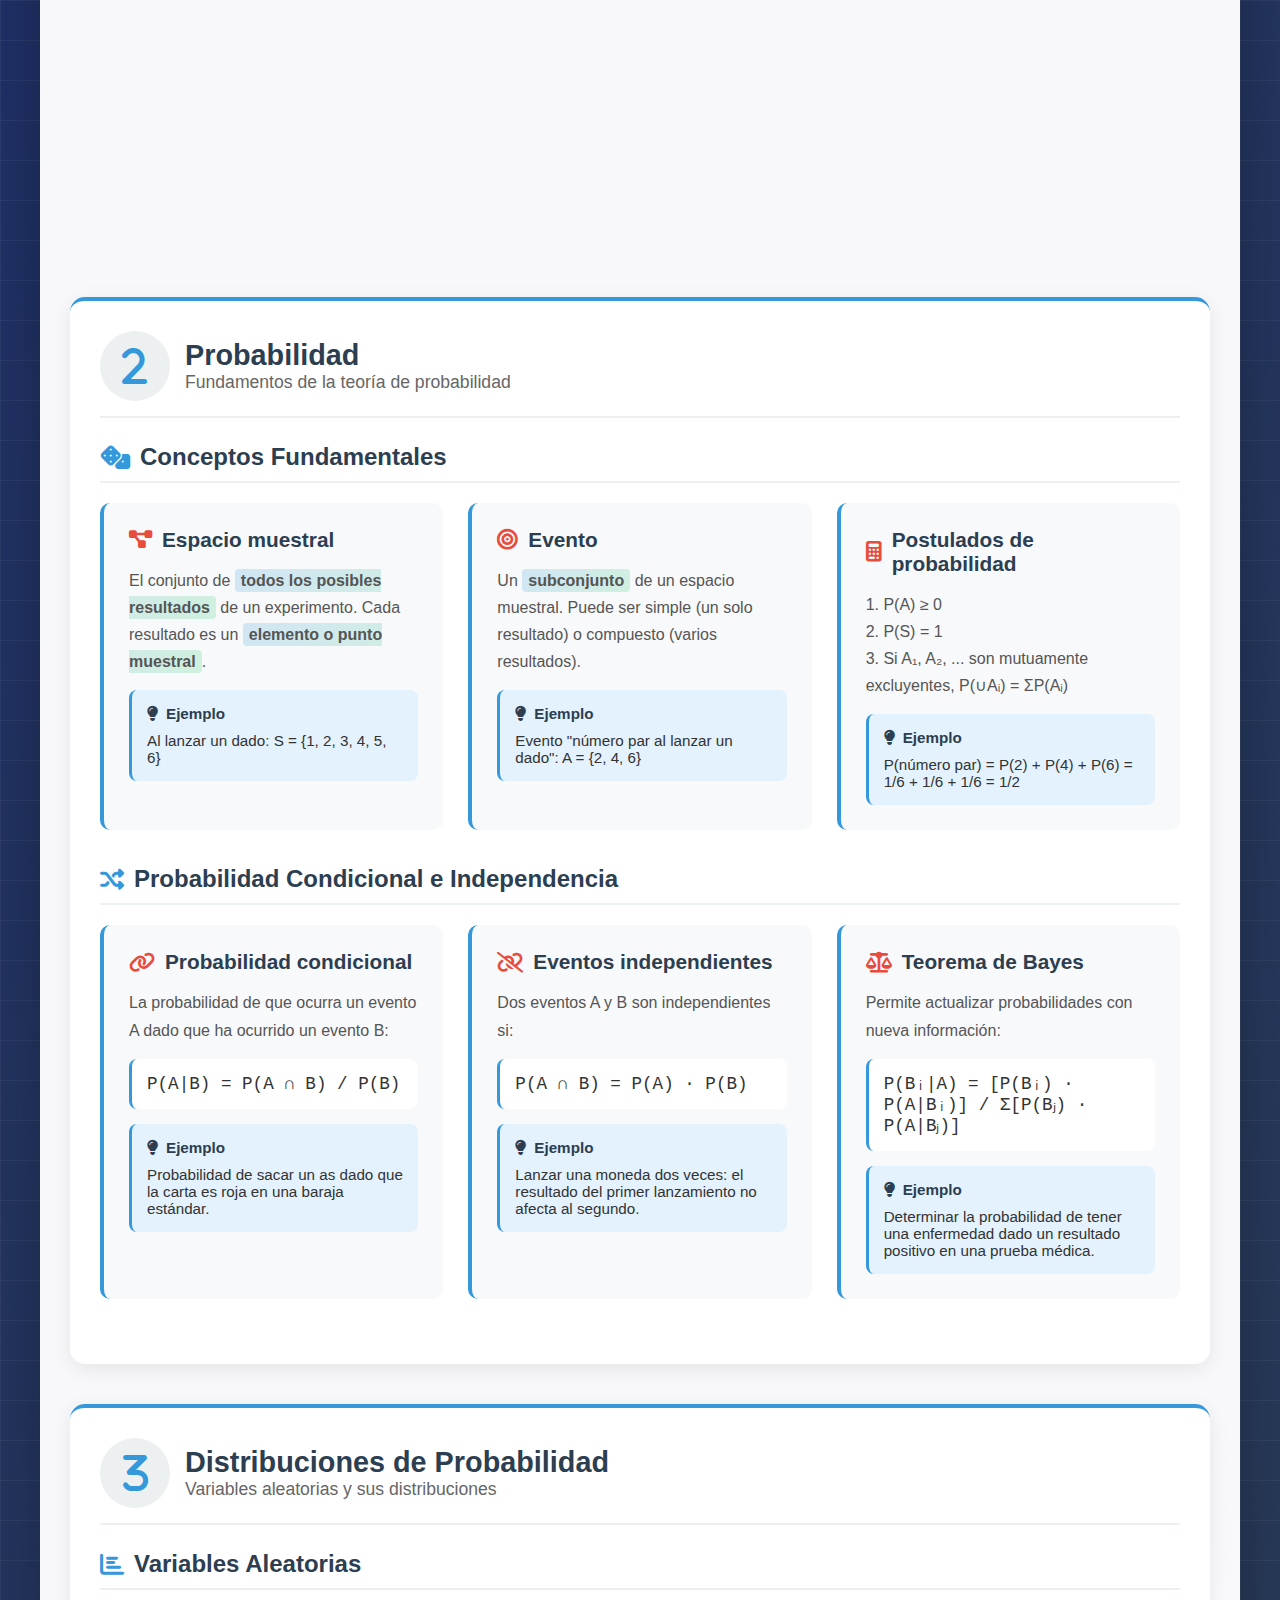
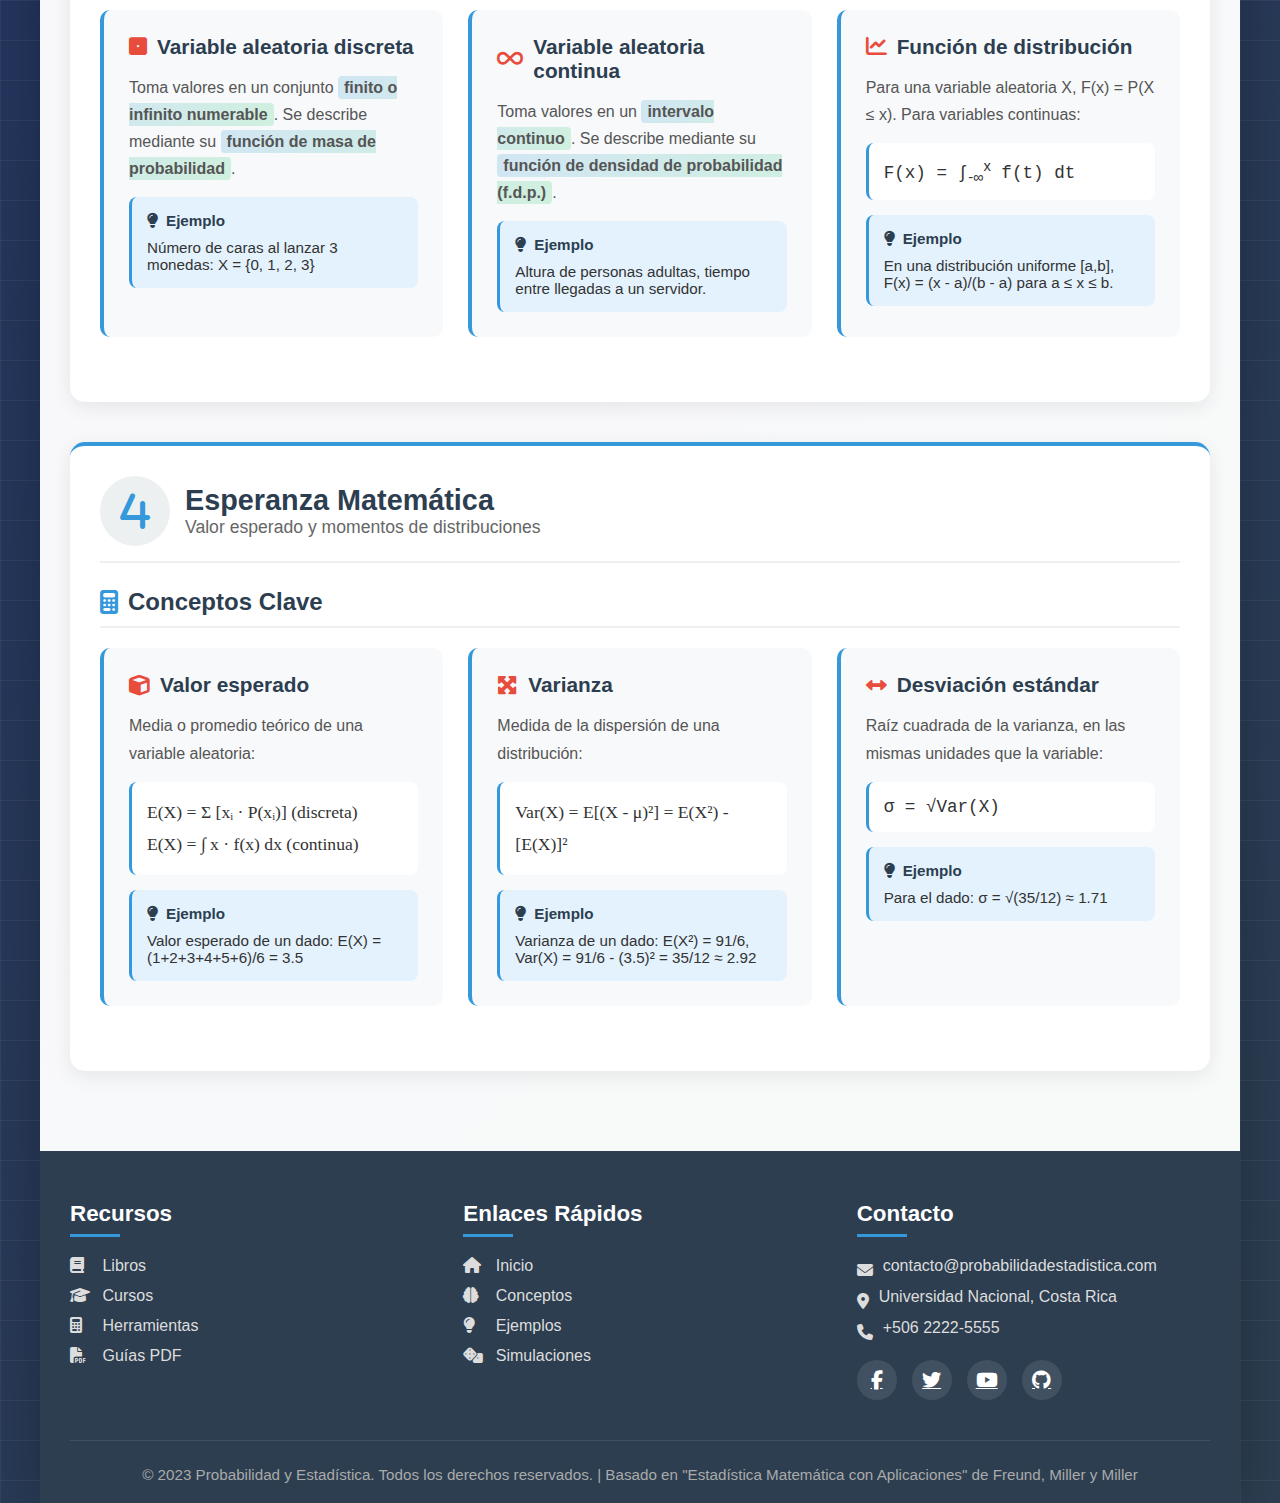
<file: conceptos_basicos/conceptos_basicos.html>
<!DOCTYPE html>
<html lang="es">
<head>
    <meta charset="UTF-8">
    <meta name="viewport" content="width=device-width, initial-scale=1.0">
    <title>Conceptos Básicos - Probabilidad y Estadística</title>
    <link rel="stylesheet" href="https://cdnjs.cloudflare.com/ajax/libs/font-awesome/6.4.0/css/all.min.css">
    <style>
        :root {
            --primary: #2c3e50;
            --secondary: #3498db;
            --accent: #e74c3c;
            --light: #ecf0f1;
            --dark: #1a252f;
            --success: #27ae60;
            --warning: #f39c12;
            --math-bg: #f8f9fa;
        }
        
        * {
            margin: 0;
            padding: 0;
            box-sizing: border-box;
            font-family: 'Segoe UI', Tahoma, Geneva, Verdana, sans-serif;
        }
        
        body {
            background: linear-gradient(135deg, #1a2a6c, #2c3e50);
            min-height: 100vh;
            color: #333;
            position: relative;
            overflow-x: hidden;
        }
        
        body::before {
            content: "";
            position: absolute;
            top: 0;
            left: 0;
            width: 100%;
            height: 100%;
            background-image: 
                linear-gradient(rgba(255, 255, 255, 0.05) 1px, transparent 1px),
                linear-gradient(90deg, rgba(255, 255, 255, 0.05) 1px, transparent 1px);
            background-size: 40px 40px;
            z-index: 0;
        }
        
        .container {
            position: relative;
            z-index: 10;
            max-width: 1200px;
            margin: 0 auto;
            background: rgba(255, 255, 255, 0.97);
            box-shadow: 0 0 50px rgba(0, 0, 0, 0.25);
        }
        
        header {
            background: linear-gradient(135deg, var(--primary), var(--secondary));
            color: white;
            padding: 20px 30px;
            display: flex;
            justify-content: space-between;
            align-items: center;
            flex-wrap: wrap;
            gap: 20px;
        }
        
        .logo {
            display: flex;
            align-items: center;
            gap: 15px;
        }
        
        .logo i {
            font-size: 2.5rem;
            background: white;
            color: var(--secondary);
            width: 60px;
            height: 60px;
            border-radius: 50%;
            display: flex;
            align-items: center;
            justify-content: center;
            box-shadow: 0 5px 15px rgba(0, 0, 0, 0.2);
        }
        
        .logo-text h1 {
            font-size: 1.8rem;
            font-weight: 700;
            margin-bottom: 5px;
        }
        
        .logo-text p {
            opacity: 0.9;
            font-size: 1rem;
        }
        
        nav ul {
            display: flex;
            list-style: none;
            gap: 20px;
            flex-wrap: wrap;
        }
        
        nav ul li a {
            color: white;
            text-decoration: none;
            font-weight: 500;
            padding: 8px 15px;
            border-radius: 30px;
            transition: all 0.3s ease;
        }
        
        nav ul li a:hover,
        nav ul li a.active {
            background: rgba(255, 255, 255, 0.2);
        }
        
        .page-header {
            background: var(--light);
            padding: 50px 30px 30px;
            text-align: center;
            position: relative;
        }
        
        .page-header::before {
            content: "";
            position: absolute;
            bottom: 0;
            left: 0;
            width: 100%;
            height: 3px;
            background: linear-gradient(to right, var(--secondary), var(--accent));
        }
        
        .page-header h2 {
            font-size: 2.5rem;
            color: var(--primary);
            margin-bottom: 15px;
        }
        
        .page-header p {
            max-width: 900px;
            margin: 0 auto;
            font-size: 1.1rem;
            color: #555;
            line-height: 1.6;
        }
        
        .toc-container {
            background: var(--math-bg);
            border-radius: 10px;
            padding: 25px;
            margin: 30px;
            box-shadow: 0 5px 15px rgba(0, 0, 0, 0.08);
        }
        
        .toc-title {
            display: flex;
            align-items: center;
            gap: 10px;
            margin-bottom: 20px;
            color: var(--primary);
            font-size: 1.6rem;
        }
        
        .toc-grid {
            display: grid;
            grid-template-columns: repeat(auto-fill, minmax(280px, 1fr));
            gap: 20px;
        }
        
        .chapter-card {
            background: white;
            border-radius: 10px;
            padding: 20px;
            box-shadow: 0 3px 10px rgba(0, 0, 0, 0.08);
            transition: all 0.3s ease;
            border-left: 4px solid var(--secondary);
        }
        
        .chapter-card:hover {
            transform: translateY(-5px);
            box-shadow: 0 8px 20px rgba(0, 0, 0, 0.12);
            border-left-color: var(--accent);
        }
        
        .chapter-number {
            font-size: 1.2rem;
            font-weight: 700;
            color: var(--secondary);
            margin-bottom: 10px;
        }
        
        .chapter-title {
            font-size: 1.4rem;
            color: var(--primary);
            margin-bottom: 15px;
        }
        
        .chapter-topics {
            list-style: none;
        }
        
        .chapter-topics li {
            margin-bottom: 8px;
            padding-left: 25px;
            position: relative;
            font-size: 0.95rem;
            color: #555;
        }
        
        .chapter-topics li::before {
            content: "•";
            position: absolute;
            left: 10px;
            color: var(--secondary);
            font-size: 1.2rem;
            line-height: 1;
        }
        
        .main-content {
            padding: 20px 30px 40px;
        }
        
        .chapter-section {
            background: white;
            border-radius: 15px;
            padding: 30px;
            margin-bottom: 40px;
            box-shadow: 0 5px 20px rgba(0, 0, 0, 0.08);
            border-top: 4px solid var(--secondary);
        }
        
        .chapter-header {
            display: flex;
            align-items: center;
            gap: 15px;
            margin-bottom: 25px;
            padding-bottom: 15px;
            border-bottom: 2px solid var(--light);
        }
        
        .chapter-header i {
            font-size: 2.5rem;
            color: var(--secondary);
            background: var(--light);
            width: 70px;
            height: 70px;
            border-radius: 50%;
            display: flex;
            align-items: center;
            justify-content: center;
        }
        
        .chapter-header-text h3 {
            font-size: 1.8rem;
            color: var(--primary);
        }
        
        .chapter-header-text p {
            color: #666;
            font-size: 1.1rem;
        }
        
        .concept-group {
            margin-bottom: 35px;
        }
        
        .concept-title {
            font-size: 1.5rem;
            color: var(--primary);
            margin-bottom: 20px;
            padding-bottom: 10px;
            border-bottom: 2px solid var(--light);
            display: flex;
            align-items: center;
            gap: 10px;
        }
        
        .concept-title i {
            color: var(--secondary);
        }
        
        .concept-grid {
            display: grid;
            grid-template-columns: repeat(auto-fill, minmax(300px, 1fr));
            gap: 25px;
        }
        
        .concept-card {
            background: var(--math-bg);
            border-radius: 10px;
            padding: 25px;
            border-left: 4px solid var(--secondary);
            transition: all 0.3s ease;
        }
        
        .concept-card:hover {
            transform: translateY(-5px);
            box-shadow: 0 8px 20px rgba(0, 0, 0, 0.1);
            border-left-color: var(--accent);
        }
        
        .concept-name {
            font-size: 1.3rem;
            font-weight: 700;
            color: var(--primary);
            margin-bottom: 15px;
            display: flex;
            align-items: center;
            gap: 10px;
        }
        
        .concept-name i {
            color: var(--accent);
        }
        
        .concept-definition {
            color: #555;
            line-height: 1.7;
            margin-bottom: 15px;
        }
        
        .concept-formula {
            background: white;
            border-radius: 8px;
            padding: 15px;
            font-family: 'Courier New', monospace;
            font-size: 1.1rem;
            margin: 15px 0;
            border-left: 3px solid var(--secondary);
            overflow-x: auto;
        }
        
        .concept-example {
            background: #e3f2fd;
            border-radius: 8px;
            padding: 15px;
            margin-top: 15px;
            font-size: 0.95rem;
            border-left: 3px solid var(--secondary);
        }
        
        .concept-example h4 {
            color: var(--primary);
            margin-bottom: 10px;
            display: flex;
            align-items: center;
            gap: 8px;
        }
        
        footer {
            background: var(--primary);
            color: white;
            padding: 50px 30px 20px;
        }
        
        .footer-grid {
            display: grid;
            grid-template-columns: repeat(auto-fit, minmax(250px, 1fr));
            gap: 40px;
            margin-bottom: 40px;
        }
        
        .footer-column h4 {
            font-size: 1.4rem;
            margin-bottom: 20px;
            position: relative;
            padding-bottom: 10px;
        }
        
        .footer-column h4::after {
            content: "";
            position: absolute;
            bottom: 0;
            left: 0;
            width: 50px;
            height: 3px;
            background: var(--secondary);
        }
        
        .footer-links {
            list-style: none;
        }
        
        .footer-links li {
            margin-bottom: 12px;
        }
        
        .footer-links a {
            color: #ddd;
            text-decoration: none;
            transition: all 0.3s ease;
            display: inline-block;
        }
        
        .footer-links a:hover {
            color: white;
            transform: translateX(5px);
        }
        
        .footer-links i {
            margin-right: 8px;
            width: 20px;
        }
        
        .footer-contact p {
            color: #ddd;
            margin-bottom: 10px;
            display: flex;
            align-items: flex-start;
            gap: 10px;
        }
        
        .footer-contact i {
            margin-top: 5px;
        }
        
        .social-links {
            display: flex;
            gap: 15px;
            margin-top: 20px;
        }
        
        .social-links a {
            width: 40px;
            height: 40px;
            border-radius: 50%;
            background: rgba(255, 255, 255, 0.1);
            display: flex;
            align-items: center;
            justify-content: center;
            color: white;
            font-size: 1.2rem;
            transition: all 0.3s ease;
        }
        
        .social-links a:hover {
            background: var(--secondary);
            transform: translateY(-5px);
        }
        
        .copyright {
            text-align: center;
            padding-top: 25px;
            border-top: 1px solid rgba(255, 255, 255, 0.1);
            color: #aaa;
            font-size: 0.95rem;
        }
        
        /* Responsive */
        @media (max-width: 900px) {
            .chapter-header {
                flex-direction: column;
                text-align: center;
            }
            
            .chapter-header i {
                margin-bottom: 15px;
            }
        }
        
        @media (max-width: 768px) {
            header {
                flex-direction: column;
                text-align: center;
            }
            
            nav ul {
                justify-content: center;
            }
            
            .logo {
                justify-content: center;
            }
            
            .page-header h2 {
                font-size: 2rem;
            }
            
            .toc-grid {
                grid-template-columns: 1fr;
            }
        }
        
        @media (max-width: 480px) {
            .page-header {
                padding: 30px 20px;
            }
            
            .main-content {
                padding: 15px;
            }
            
            .chapter-section {
                padding: 20px;
            }
            
            .concept-title {
                font-size: 1.3rem;
            }
            
            .concept-grid {
                grid-template-columns: 1fr;
            }
        }
        
        .math-formula {
            font-family: 'Cambria Math', serif;
            font-size: 1.1rem;
            line-height: 1.8;
        }
        
        .highlight {
            background: linear-gradient(120deg, rgba(52, 152, 219, 0.2), rgba(46, 204, 113, 0.2));
            padding: 3px 6px;
            border-radius: 4px;
            font-weight: 600;
        }
    </style>
</head>
<body>
    <div class="container">
        <header>
            <div class="logo">
                <i class="fas fa-chart-line"></i>
                <div class="logo-text">
                    <h1>Probabilidad y Estadística</h1>
                    <p>Conceptos Básicos y Teoría Fundamental</p>
                </div>
            </div>
            
            <nav>
                <ul>
                    <li><a href="index.html"><i class="fas fa-home"></i> Inicio</a></li>
                    <li><a href="#" class="active"><i class="fas fa-brain"></i> Conceptos</a></li>
                    <li><a href="calculadoras.html"><i class="fas fa-calculator"></i> Herramientas</a></li>
                    <li><a href="recursos.html"><i class="fas fa-book"></i> Recursos</a></li>
                    <li><a href="contacto.html"><i class="fas fa-envelope"></i> Contacto</a></li>
                </ul>
            </nav>
        </header>
        
        <div class="page-header">
            <h2>Conceptos Básicos de Probabilidad y Estadística</h2>
            <p>Explora los fundamentos teóricos y definiciones esenciales que forman la base de la estadística matemática. Basado en el libro "Estadística Matemática con Aplicaciones" de John E. Freund, Irwin Miller y Marylees Miller.</p>
        </div>
        
        <div class="toc-container">
            <div class="toc-title">
                <i class="fas fa-book-open"></i>
                <h3>Tabla de Contenidos</h3>
            </div>
            
            <div class="toc-grid">
                <div class="chapter-card">
                    <div class="chapter-number">Capítulo 1</div>
                    <div class="chapter-title">Introducción</div>
                    <ul class="chapter-topics">
                        <li>Métodos combinatorios</li>
                        <li>Principio básico de conteo</li>
                        <li>Permutaciones y combinaciones</li>
                        <li>Coeficientes binomiales</li>
                    </ul>
                </div>
                
                <div class="chapter-card">
                    <div class="chapter-number">Capítulo 2</div>
                    <div class="chapter-title">Probabilidad</div>
                    <ul class="chapter-topics">
                        <li>Espacio muestral y eventos</li>
                        <li>Postulados de probabilidad</li>
                        <li>Probabilidad condicional</li>
                        <li>Teorema de Bayes</li>
                    </ul>
                </div>
                
                <div class="chapter-card">
                    <div class="chapter-number">Capítulo 3</div>
                    <div class="chapter-title">Distribuciones de probabilidad</div>
                    <ul class="chapter-topics">
                        <li>Variables aleatorias</li>
                        <li>Distribuciones discretas</li>
                        <li>Distribuciones continuas</li>
                        <li>Funciones de distribución</li>
                    </ul>
                </div>
                
                <div class="chapter-card">
                    <div class="chapter-number">Capítulo 4</div>
                    <div class="chapter-title">Esperanza Matemática</div>
                    <ul class="chapter-topics">
                        <li>Valor esperado</li>
                        <li>Varianza y desviación estándar</li>
                        <li>Teorema de Chebyshev</li>
                        <li>Funciones generatrices</li>
                    </ul>
                </div>
                
                <div class="chapter-card">
                    <div class="chapter-number">Capítulo 5</div>
                    <div class="chapter-title">Distribuciones discretas</div>
                    <ul class="chapter-topics">
                        <li>Distribución Bernoulli</li>
                        <li>Distribución Binomial</li>
                        <li>Distribución Poisson</li>
                        <li>Distribución Geométrica</li>
                    </ul>
                </div>
                
                <div class="chapter-card">
                    <div class="chapter-number">Capítulo 6</div>
                    <div class="chapter-title">Distribuciones continuas</div>
                    <ul class="chapter-topics">
                        <li>Distribución Normal</li>
                        <li>Distribución Exponencial</li>
                        <li>Distribución Gamma</li>
                        <li>Distribución Ji-cuadrada</li>
                    </ul>
                </div>
                
                <div class="chapter-card">
                    <div class="chapter-number">Capítulo 7</div>
                    <div class="chapter-title">Funciones de variables</div>
                    <ul class="chapter-topics">
                        <li>Técnicas de transformación</li>
                        <li>Distribución de funciones</li>
                        <li>Método de la función generatriz</li>
                    </ul>
                </div>
                
                <div class="chapter-card">
                    <div class="chapter-number">Capítulo 8</div>
                    <div class="chapter-title">Distribuciones de muestreo</div>
                    <ul class="chapter-topics">
                        <li>Población y muestra</li>
                        <li>Media y varianza muestral</li>
                        <li>Teorema del límite central</li>
                        <li>Distribuciones t, F y χ²</li>
                    </ul>
                </div>
            </div>
        </div>
        
        <div class="main-content">
            <!-- Capítulo 1 -->
            <div class="chapter-section">
                <div class="chapter-header">
                    <i class="fas fa-1"></i>
                    <div class="chapter-header-text">
                        <h3>Introducción</h3>
                        <p>Fundamentos matemáticos y métodos combinatorios</p>
                    </div>
                </div>
                
                <div class="concept-group">
                    <h4 class="concept-title"><i class="fas fa-calculator"></i> Métodos Combinatorios</h4>
                    
                    <div class="concept-grid">
                        <div class="concept-card">
                            <h5 class="concept-name"><i class="fas fa-sort-amount-up"></i> Principio básico de conteo</h5>
                            <p class="concept-definition">Si una operación consta de <span class="highlight">k pasos</span>, y el primer paso se puede realizar de <span class="highlight">n₁ maneras</span>, el segundo de <span class="highlight">n₂ maneras</span> para cada una de las primeras, y así sucesivamente, entonces la operación completa se puede realizar de <span class="highlight">n₁ • n₂ • ... • nₖ maneras</span>.</p>
                            <div class="concept-example">
                                <h4><i class="fas fa-lightbulb"></i> Ejemplo</h4>
                                <p>Si tienes 3 camisetas y 2 pantalones, puedes formar 3 × 2 = 6 conjuntos diferentes.</p>
                            </div>
                        </div>
                        
                        <div class="concept-card">
                            <h5 class="concept-name"><i class="fas fa-retweet"></i> Permutaciones</h5>
                            <p class="concept-definition">Los diferentes arreglos en los que un grupo de objetos se pueden ordenar. La cantidad de permutaciones de <span class="highlight">n</span> objetos diferentes tomados de <span class="highlight">r</span> en <span class="highlight">r</span> es:</p>
                            <div class="concept-formula">
                                P(n, r) = n! / (n - r)!
                            </div>
                            <div class="concept-example">
                                <h4><i class="fas fa-lightbulb"></i> Ejemplo</h4>
                                <p>Permutaciones de 3 letras (A, B, C): ABC, ACB, BAC, BCA, CAB, CBA → 6 permutaciones.</p>
                            </div>
                        </div>
                        
                        <div class="concept-card">
                            <h5 class="concept-name"><i class="fas fa-layer-group"></i> Combinaciones</h5>
                            <p class="concept-definition">Selecciones de <span class="highlight">r</span> objetos de entre <span class="highlight">n</span> objetos diferentes sin importar el orden. El número de combinaciones es:</p>
                            <div class="concept-formula">
                                C(n, r) = n! / [r! (n - r)!]
                            </div>
                            <div class="concept-example">
                                <h4><i class="fas fa-lightbulb"></i> Ejemplo</h4>
                                <p>Combinaciones de 3 letras tomadas 2 a la vez: AB, AC, BC → 3 combinaciones (el orden no importa).</p>
                            </div>
                        </div>
                    </div>
                </div>
            </div>
            
            <!-- Capítulo 2 -->
            <div class="chapter-section">
                <div class="chapter-header">
                    <i class="fas fa-2"></i>
                    <div class="chapter-header-text">
                        <h3>Probabilidad</h3>
                        <p>Fundamentos de la teoría de probabilidad</p>
                    </div>
                </div>
                
                <div class="concept-group">
                    <h4 class="concept-title"><i class="fas fa-dice"></i> Conceptos Fundamentales</h4>
                    
                    <div class="concept-grid">
                        <div class="concept-card">
                            <h5 class="concept-name"><i class="fas fa-project-diagram"></i> Espacio muestral</h5>
                            <p class="concept-definition">El conjunto de <span class="highlight">todos los posibles resultados</span> de un experimento. Cada resultado es un <span class="highlight">elemento o punto muestral</span>.</p>
                            <div class="concept-example">
                                <h4><i class="fas fa-lightbulb"></i> Ejemplo</h4>
                                <p>Al lanzar un dado: S = {1, 2, 3, 4, 5, 6}</p>
                            </div>
                        </div>
                        
                        <div class="concept-card">
                            <h5 class="concept-name"><i class="fas fa-bullseye"></i> Evento</h5>
                            <p class="concept-definition">Un <span class="highlight">subconjunto</span> de un espacio muestral. Puede ser simple (un solo resultado) o compuesto (varios resultados).</p>
                            <div class="concept-example">
                                <h4><i class="fas fa-lightbulb"></i> Ejemplo</h4>
                                <p>Evento "número par al lanzar un dado": A = {2, 4, 6}</p>
                            </div>
                        </div>
                        
                        <div class="concept-card">
                            <h5 class="concept-name"><i class="fas fa-calculator"></i> Postulados de probabilidad</h5>
                            <p class="concept-definition">
                                1. P(A) ≥ 0<br>
                                2. P(S) = 1<br>
                                3. Si A₁, A₂, ... son mutuamente excluyentes, P(∪Aᵢ) = ΣP(Aᵢ)
                            </p>
                            <div class="concept-example">
                                <h4><i class="fas fa-lightbulb"></i> Ejemplo</h4>
                                <p>P(número par) = P(2) + P(4) + P(6) = 1/6 + 1/6 + 1/6 = 1/2</p>
                            </div>
                        </div>
                    </div>
                </div>
                
                <div class="concept-group">
                    <h4 class="concept-title"><i class="fas fa-random"></i> Probabilidad Condicional e Independencia</h4>
                    
                    <div class="concept-grid">
                        <div class="concept-card">
                            <h5 class="concept-name"><i class="fas fa-link"></i> Probabilidad condicional</h5>
                            <p class="concept-definition">La probabilidad de que ocurra un evento A dado que ha ocurrido un evento B:</p>
                            <div class="concept-formula">
                                P(A|B) = P(A ∩ B) / P(B)
                            </div>
                            <div class="concept-example">
                                <h4><i class="fas fa-lightbulb"></i> Ejemplo</h4>
                                <p>Probabilidad de sacar un as dado que la carta es roja en una baraja estándar.</p>
                            </div>
                        </div>
                        
                        <div class="concept-card">
                            <h5 class="concept-name"><i class="fas fa-unlink"></i> Eventos independientes</h5>
                            <p class="concept-definition">Dos eventos A y B son independientes si:</p>
                            <div class="concept-formula">
                                P(A ∩ B) = P(A) · P(B)
                            </div>
                            <div class="concept-example">
                                <h4><i class="fas fa-lightbulb"></i> Ejemplo</h4>
                                <p>Lanzar una moneda dos veces: el resultado del primer lanzamiento no afecta al segundo.</p>
                            </div>
                        </div>
                        
                        <div class="concept-card">
                            <h5 class="concept-name"><i class="fas fa-balance-scale"></i> Teorema de Bayes</h5>
                            <p class="concept-definition">Permite actualizar probabilidades con nueva información:</p>
                            <div class="concept-formula">
                                P(Bᵢ|A) = [P(Bᵢ) · P(A|Bᵢ)] / Σ[P(Bⱼ) · P(A|Bⱼ)]
                            </div>
                            <div class="concept-example">
                                <h4><i class="fas fa-lightbulb"></i> Ejemplo</h4>
                                <p>Determinar la probabilidad de tener una enfermedad dado un resultado positivo en una prueba médica.</p>
                            </div>
                        </div>
                    </div>
                </div>
            </div>
            
            <!-- Capítulo 3 -->
            <div class="chapter-section">
                <div class="chapter-header">
                    <i class="fas fa-3"></i>
                    <div class="chapter-header-text">
                        <h3>Distribuciones de Probabilidad</h3>
                        <p>Variables aleatorias y sus distribuciones</p>
                    </div>
                </div>
                
                <div class="concept-group">
                    <h4 class="concept-title"><i class="fas fa-chart-bar"></i> Variables Aleatorias</h4>
                    
                    <div class="concept-grid">
                        <div class="concept-card">
                            <h5 class="concept-name"><i class="fas fa-dice-one"></i> Variable aleatoria discreta</h5>
                            <p class="concept-definition">Toma valores en un conjunto <span class="highlight">finito o infinito numerable</span>. Se describe mediante su <span class="highlight">función de masa de probabilidad</span>.</p>
                            <div class="concept-example">
                                <h4><i class="fas fa-lightbulb"></i> Ejemplo</h4>
                                <p>Número de caras al lanzar 3 monedas: X = {0, 1, 2, 3}</p>
                            </div>
                        </div>
                        
                        <div class="concept-card">
                            <h5 class="concept-name"><i class="fas fa-infinity"></i> Variable aleatoria continua</h5>
                            <p class="concept-definition">Toma valores en un <span class="highlight">intervalo continuo</span>. Se describe mediante su <span class="highlight">función de densidad de probabilidad (f.d.p.)</span>.</p>
                            <div class="concept-example">
                                <h4><i class="fas fa-lightbulb"></i> Ejemplo</h4>
                                <p>Altura de personas adultas, tiempo entre llegadas a un servidor.</p>
                            </div>
                        </div>
                        
                        <div class="concept-card">
                            <h5 class="concept-name"><i class="fas fa-chart-line"></i> Función de distribución</h5>
                            <p class="concept-definition">Para una variable aleatoria X, F(x) = P(X ≤ x). Para variables continuas:</p>
                            <div class="concept-formula">
                                F(x) = ∫<sub>-∞</sub><sup>x</sup> f(t) dt
                            </div>
                            <div class="concept-example">
                                <h4><i class="fas fa-lightbulb"></i> Ejemplo</h4>
                                <p>En una distribución uniforme [a,b], F(x) = (x - a)/(b - a) para a ≤ x ≤ b.</p>
                            </div>
                        </div>
                    </div>
                </div>
            </div>
            
            <!-- Capítulo 4 -->
            <div class="chapter-section">
                <div class="chapter-header">
                    <i class="fas fa-4"></i>
                    <div class="chapter-header-text">
                        <h3>Esperanza Matemática</h3>
                        <p>Valor esperado y momentos de distribuciones</p>
                    </div>
                </div>
                
                <div class="concept-group">
                    <h4 class="concept-title"><i class="fas fa-calculator"></i> Conceptos Clave</h4>
                    
                    <div class="concept-grid">
                        <div class="concept-card">
                            <h5 class="concept-name"><i class="fas fa-cube"></i> Valor esperado</h5>
                            <p class="concept-definition">Media o promedio teórico de una variable aleatoria:</p>
                            <div class="concept-formula math-formula">
                                E(X) = Σ [xᵢ · P(xᵢ)] (discreta)<br>
                                E(X) = ∫ x · f(x) dx (continua)
                            </div>
                            <div class="concept-example">
                                <h4><i class="fas fa-lightbulb"></i> Ejemplo</h4>
                                <p>Valor esperado de un dado: E(X) = (1+2+3+4+5+6)/6 = 3.5</p>
                            </div>
                        </div>
                        
                        <div class="concept-card">
                            <h5 class="concept-name"><i class="fas fa-expand-arrows-alt"></i> Varianza</h5>
                            <p class="concept-definition">Medida de la dispersión de una distribución:</p>
                            <div class="concept-formula math-formula">
                                Var(X) = E[(X - μ)²] = E(X²) - [E(X)]²
                            </div>
                            <div class="concept-example">
                                <h4><i class="fas fa-lightbulb"></i> Ejemplo</h4>
                                <p>Varianza de un dado: E(X²) = 91/6, Var(X) = 91/6 - (3.5)² = 35/12 ≈ 2.92</p>
                            </div>
                        </div>
                        
                        <div class="concept-card">
                            <h5 class="concept-name"><i class="fas fa-arrows-alt-h"></i> Desviación estándar</h5>
                            <p class="concept-definition">Raíz cuadrada de la varianza, en las mismas unidades que la variable:</p>
                            <div class="concept-formula">
                                σ = √Var(X)
                            </div>
                            <div class="concept-example">
                                <h4><i class="fas fa-lightbulb"></i> Ejemplo</h4>
                                <p>Para el dado: σ = √(35/12) ≈ 1.71</p>
                            </div>
                        </div>
                    </div>
                </div>
            </div>
        </div>
        
        <footer>
            <div class="footer-grid">
                <div class="footer-column">
                    <h4>Recursos</h4>
                    <ul class="footer-links">
                        <li><a href="recursos.html"><i class="fas fa-book"></i> Libros</a></li>
                        <li><a href="#"><i class="fas fa-graduation-cap"></i> Cursos</a></li>
                        <li><a href="calculadoras.html"><i class="fas fa-calculator"></i> Herramientas</a></li>
                        <li><a href="#"><i class="fas fa-file-pdf"></i> Guías PDF</a></li>
                    </ul>
                </div>
                
                <div class="footer-column">
                    <h4>Enlaces Rápidos</h4>
                    <ul class="footer-links">
                        <li><a href="index.html"><i class="fas fa-home"></i> Inicio</a></li>
                        <li><a href="#" class="active"><i class="fas fa-brain"></i> Conceptos</a></li>
                        <li><a href="ejemplos.html"><i class="fas fa-lightbulb"></i> Ejemplos</a></li>
                        <li><a href="simulaciones.html"><i class="fas fa-dice"></i> Simulaciones</a></li>
                    </ul>
                </div>
                
                <div class="footer-column">
                    <h4>Contacto</h4>
                    <div class="footer-contact">
                        <p><i class="fas fa-envelope"></i> contacto@probabilidadestadistica.com</p>
                        <p><i class="fas fa-map-marker-alt"></i> Universidad Nacional, Costa Rica</p>
                        <p><i class="fas fa-phone"></i> +506 2222-5555</p>
                    </div>
                    <div class="social-links">
                        <a href="#"><i class="fab fa-facebook-f"></i></a>
                        <a href="#"><i class="fab fa-twitter"></i></a>
                        <a href="#"><i class="fab fa-youtube"></i></a>
                        <a href="#"><i class="fab fa-github"></i></a>
                    </div>
                </div>
            </div>
            
            <div class="copyright">
                <p>&copy; 2023 Probabilidad y Estadística. Todos los derechos reservados. | Basado en "Estadística Matemática con Aplicaciones" de Freund, Miller y Miller</p>
            </div>
        </footer>
    </div>

    <script>
        // Efecto de desplazamiento suave para enlaces internos
        document.querySelectorAll('a[href^="#"]').forEach(anchor => {
            anchor.addEventListener('click', function (e) {
                e.preventDefault();
                
                const target = document.querySelector(this.getAttribute('href'));
                if (target) {
                    window.scrollTo({
                        top: target.offsetTop - 80,
                        behavior: 'smooth'
                    });
                }
            });
        });
        
        // Animación para las tarjetas de capítulos
        document.addEventListener('DOMContentLoaded', function() {
            const chapterCards = document.querySelectorAll('.chapter-card');
            
            chapterCards.forEach((card, index) => {
                setTimeout(() => {
                    card.style.opacity = '0';
                    card.style.transform = 'translateY(20px)';
                    card.style.transition = 'opacity 0.5s ease, transform 0.5s ease';
                    
                    setTimeout(() => {
                        card.style.opacity = '1';
                        card.style.transform = 'translateY(0)';
                    }, 100);
                }, 200 * index);
            });
            
            // Animación para las secciones de capítulos
            const chapterSections = document.querySelectorAll('.chapter-section');
            
            chapterSections.forEach((section, index) => {
                setTimeout(() => {
                    section.style.opacity = '0';
                    section.style.transform = 'translateY(30px)';
                    section.style.transition = 'opacity 0.8s ease, transform 0.8s ease';
                    
                    setTimeout(() => {
                        section.style.opacity = '1';
                        section.style.transform = 'translateY(0)';
                    }, 300);
                }, 500 + (index * 300));
            });
        });
    </script>
</body>
</html>
</file>
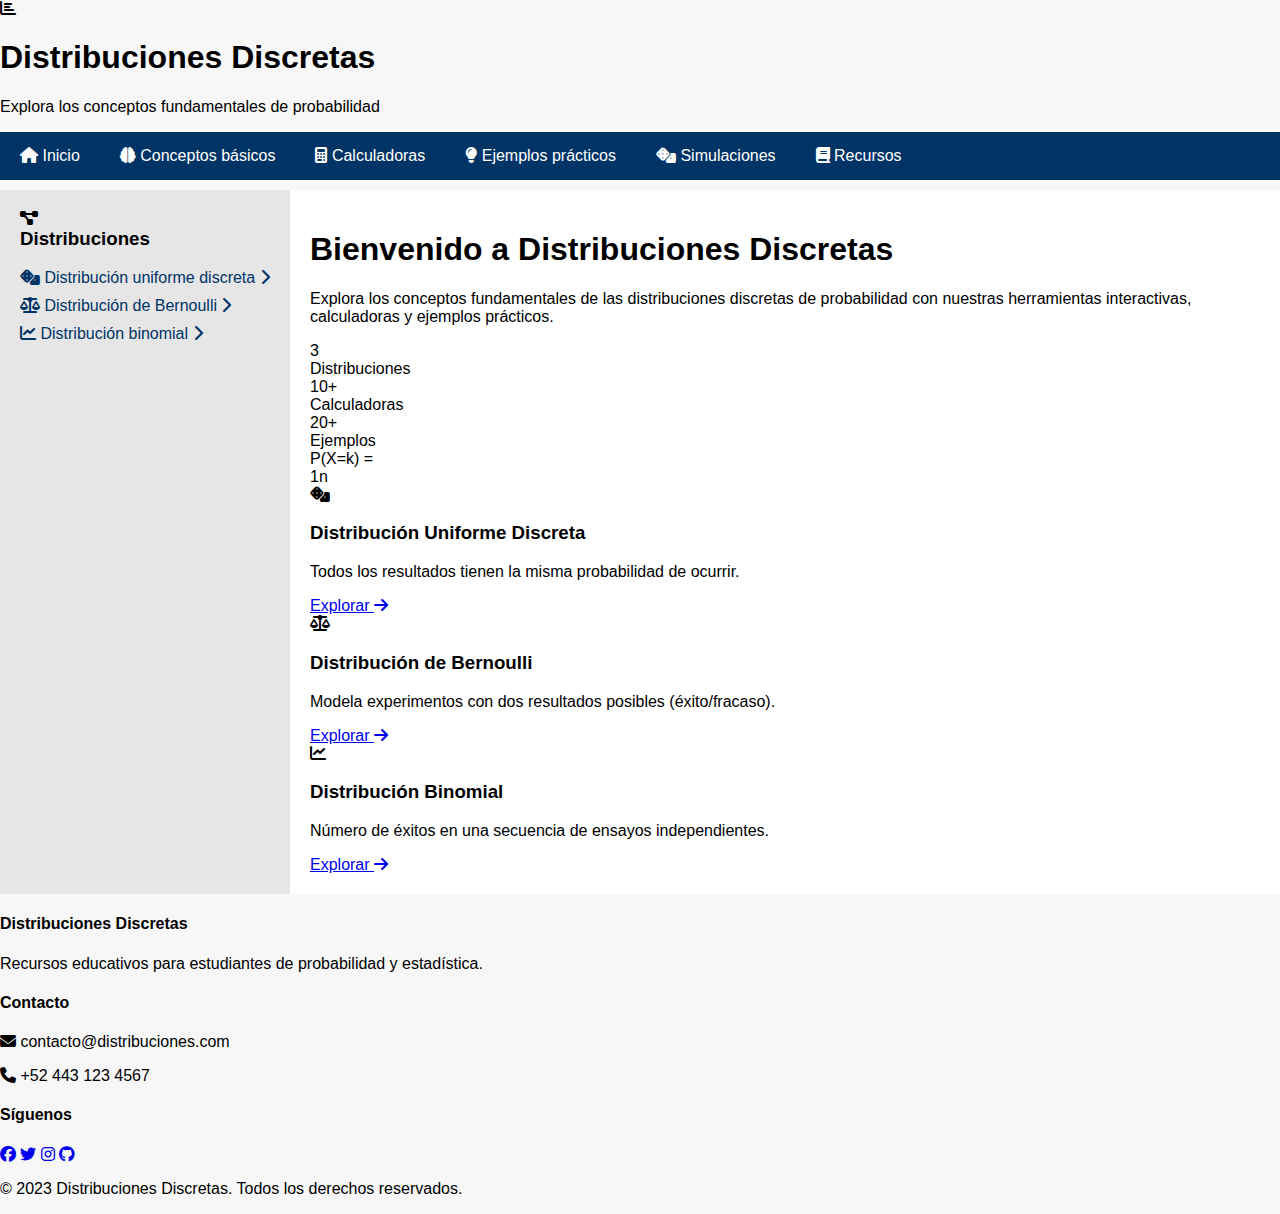
<file: distribuciones/distribuciones.html>
<!DOCTYPE html>
<html lang="es">
<head>
  <meta charset="UTF-8" />
  <meta name="viewport" content="width=device-width, initial-scale=1.0" />
  <title>Distribuciones Discretas</title>
  <link rel="stylesheet" href="style.css">
  <link rel="stylesheet" href="https://cdnjs.cloudflare.com/ajax/libs/font-awesome/6.4.0/css/all.min.css">
</head>
<body>
  <!-- Encabezado con título y menú horizontal -->
  <header>
    <div class="header-content">
      <div class="logo">
        <i class="fas fa-chart-bar"></i>
        <h1>Distribuciones Discretas</h1>
      </div>
      <p class="subtitle">Explora los conceptos fundamentales de probabilidad</p>
    </div>
    
    <nav class="menu-horizontal">
      <ul>
        <li><a href="../index.html" class="active"><i class="fas fa-home"></i> Inicio</a></li>
        <li><a href="../conceptos_basicos/conceptos_basicos.html"><i class="fas fa-brain"></i> Conceptos básicos</a></li>
        <li><a href="../calculadoras/calculadoras.html"><i class="fas fa-calculator"></i> Calculadoras</a></li>
        <li><a href="../conceptos_basicos/conceptos_basicos.html"><i class="fas fa-lightbulb"></i> Ejemplos prácticos</a></li>
        <li><a href="../simulaciones/simulaciones.html"><i class="fas fa-dice"></i> Simulaciones</a></li>
        <li><a href="../recursos/recursos.html"><i class="fas fa-book"></i> Recursos</a></li>
      </ul>
    </nav>
  </header>

  <!-- Contenedor principal con menú lateral y contenido -->
  <div class="contenedor">
    <!-- Menú lateral -->
    <aside class="menu-lateral">
      <div class="menu-header">
        <i class="fas fa-project-diagram"></i>
        <h3>Distribuciones</h3>
      </div>
      <ul>
        <li>
          <a href="./uniforme/index.html" class="distribution-link">
            <i class="fas fa-dice"></i>
            <span>Distribución uniforme discreta</span>
            <i class="fas fa-chevron-right"></i>
          </a>
        </li>
        <li>
          <a href="./bernoulli/index.html" class="distribution-link">
            <i class="fas fa-scale-balanced"></i>
            <span>Distribución de Bernoulli</span>
            <i class="fas fa-chevron-right"></i>
          </a>
        </li>
        <li>
          <a href="distribuciones/binomial.html" class="distribution-link">
            <i class="fas fa-chart-line"></i>
            <span>Distribución binomial</span>
            <i class="fas fa-chevron-right"></i>
          </a>
        </li>
      </ul>
    </aside>

    <!-- Contenido principal -->
    <main class="contenido">
      <div class="welcome-card">
        <div class="welcome-text">
          <h1>Bienvenido a Distribuciones Discretas</h1>
          <p>Explora los conceptos fundamentales de las distribuciones discretas de probabilidad con nuestras herramientas interactivas, calculadoras y ejemplos prácticos.</p>
          <div class="stats">
            <div class="stat">
              <div class="stat-value">3</div>
              <div class="stat-label">Distribuciones</div>
            </div>
            <div class="stat">
              <div class="stat-value">10+</div>
              <div class="stat-label">Calculadoras</div>
            </div>
            <div class="stat">
              <div class="stat-value">20+</div>
              <div class="stat-label">Ejemplos</div>
            </div>
          </div>
        </div>
        <div class="welcome-image">
          <div class="formula-box">
            P(X=k) = <div class="fraction"><span>1</span><span>n</span></div>
          </div>
        </div>
      </div>

      <div class="distribution-cards">
        <div class="distribution-card" data-distribution="uniforme">
          <div class="card-icon">
            <i class="fas fa-dice"></i>
          </div>
          <h3>Distribución Uniforme Discreta</h3>
          <p>Todos los resultados tienen la misma probabilidad de ocurrir.</p>
          <div class="progress-bar">
            <div class="progress" style="width: 100%"></div>
          </div>
          <a href="distribuciones/uniforme.html" class="btn">Explorar <i class="fas fa-arrow-right"></i></a>
        </div>
        
        <div class="distribution-card" data-distribution="bernoulli">
          <div class="card-icon">
            <i class="fas fa-scale-balanced"></i>
          </div>
          <h3>Distribución de Bernoulli</h3>
          <p>Modela experimentos con dos resultados posibles (éxito/fracaso).</p>
          <div class="progress-bar">
            <div class="progress" style="width: 85%"></div>
          </div>
          <a href="distribuciones/bernoulli.html" class="btn">Explorar <i class="fas fa-arrow-right"></i></a>
        </div>
        
        <div class="distribution-card" data-distribution="binomial">
          <div class="card-icon">
            <i class="fas fa-chart-line"></i>
          </div>
          <h3>Distribución Binomial</h3>
          <p>Número de éxitos en una secuencia de ensayos independientes.</p>
          <div class="progress-bar">
            <div class="progress" style="width: 75%"></div>
          </div>
          <a href="distribuciones/binomial.html" class="btn">Explorar <i class="fas fa-arrow-right"></i></a>
        </div>
      </div>
    </main>
  </div>

  <!-- Pie de página -->
  <footer>
    <div class="footer-content">
      <div class="footer-section">
        <h4>Distribuciones Discretas</h4>
        <p>Recursos educativos para estudiantes de probabilidad y estadística.</p>
      </div>
      
      <div class="footer-section">
        <h4>Contacto</h4>
        <p><i class="fas fa-envelope"></i> contacto@distribuciones.com</p>
        <p><i class="fas fa-phone"></i> +52 443 123 4567</p>
      </div>
      
      <div class="footer-section">
        <h4>Síguenos</h4>
        <div class="social-icons">
          <a href="#"><i class="fab fa-facebook"></i></a>
          <a href="#"><i class="fab fa-twitter"></i></a>
          <a href="#"><i class="fab fa-instagram"></i></a>
          <a href="#"><i class="fab fa-github"></i></a>
        </div>
      </div>
    </div>
    
    <div class="copyright">
      <p>&copy; 2023 Distribuciones Discretas. Todos los derechos reservados.</p>
    </div>
  </footer>

  <script src="script.js"></script>
</body>
</html>
</file>
<file: styles.css>
/* Variables de color para el tema de probabilidad */
:root {
    --primary: #2c3e50;
    --secondary: #3498db;
    --accent: #e74c3c;
    --light: #ecf0f1;
    --dark: #2c3e50;
    --success: #2ecc71;
    --warning: #f39c12;
    --math-bg: #f8f9fa;
}

* {
    margin: 0;
    padding: 0;
    box-sizing: border-box;
    font-family: 'Segoe UI', Tahoma, Geneva, Verdana, sans-serif;
}

body {
    background: linear-gradient(135deg, #1a2a6c, #2c3e50);
    min-height: 100vh;
    display: flex;
    justify-content: center;
    align-items: center;
    padding: 20px;
    color: #333;
    position: relative;
    overflow-x: hidden;
}

body::before {
    content: "";
    position: absolute;
    top: 0;
    left: 0;
    width: 100%;
    height: 100%;
    background-image: 
        linear-gradient(rgba(255, 255, 255, 0.05) 1px, transparent 1px),
        linear-gradient(90deg, rgba(255, 255, 255, 0.05) 1px, transparent 1px);
    background-size: 40px 40px;
    z-index: 0;
}

.container {
    position: relative;
    z-index: 10;
    width: 100%;
    max-width: 1200px;
    background: rgba(255, 255, 255, 0.95);
    border-radius: 15px;
    box-shadow: 0 15px 50px rgba(0, 0, 0, 0.3);
    overflow: hidden;
    opacity: 0;
    transform: translateY(20px);
    transition: opacity 0.5s ease, transform 0.5s ease;
}

.container.loaded {
    opacity: 1;
    transform: translateY(0);
}

header {
    background: linear-gradient(135deg, var(--primary), var(--secondary));
    color: white;
    padding: 30px;
    text-align: center;
    position: relative;
}

.header-content {
    max-width: 800px;
    margin: 0 auto 25px;
}

.logo {
    display: flex;
    align-items: center;
    justify-content: center;
    gap: 15px;
    margin-bottom: 15px;
}

.logo i {
    font-size: 3rem;
    background: white;
    color: var(--secondary);
    width: 70px;
    height: 70px;
    border-radius: 50%;
    display: flex;
    align-items: center;
    justify-content: center;
    box-shadow: 0 5px 15px rgba(0, 0, 0, 0.2);
}

.logo h1 {
    font-size: 2.5rem;
    font-weight: 700;
}

.subtitle {
    font-size: 1.3rem;
    opacity: 0.9;
    max-width: 600px;
    margin: 0 auto;
}

.stats {
    display: flex;
    justify-content: center;
    flex-wrap: wrap;
    gap: 25px;
    margin-top: 20px;
}

.stat-item {
    background: rgba(255, 255, 255, 0.15);
    border-radius: 10px;
    padding: 15px 25px;
    min-width: 150px;
    backdrop-filter: blur(5px);
    border: 1px solid rgba(255, 255, 255, 0.2);
    transition: all 0.3s ease;
}

.stat-item:hover {
    transform: translateY(-5px);
    background: rgba(255, 255, 255, 0.25);
}

.stat-value {
    font-size: 2rem;
    font-weight: 700;
    margin-bottom: 5px;
    color: #FFD700;
}

.stat-label {
    font-size: 1.1rem;
    opacity: 0.9;
}

.content-container {
    padding: 30px;
}

.intro {
    text-align: center;
    max-width: 800px;
    margin: 0 auto 40px;
    padding: 25px;
    background: var(--math-bg);
    border-radius: 12px;
    box-shadow: 0 5px 15px rgba(0, 0, 0, 0.05);
}

.intro h2 {
    color: var(--primary);
    margin-bottom: 20px;
    font-size: 2rem;
    position: relative;
    display: inline-block;
}

.intro h2::after {
    content: "";
    position: absolute;
    bottom: -10px;
    left: 50%;
    transform: translateX(-50%);
    width: 100px;
    height: 4px;
    background: linear-gradient(to right, var(--secondary), var(--accent));
    border-radius: 2px;
}

.intro p {
    color: #555;
    font-size: 1.1rem;
    line-height: 1.7;
    margin-top: 25px;
}

.menu-section {
    margin-bottom: 40px;
}

.section-title {
    text-align: center;
    margin-bottom: 30px;
    color: var(--primary);
    font-size: 1.8rem;
    display: flex;
    align-items: center;
    justify-content: center;
    gap: 10px;
}

.menu {
    display: grid;
    grid-template-columns: repeat(auto-fit, minmax(280px, 1fr));
    gap: 25px;
}

.menu-btn {
    background: white;
    border: 2px solid #e0e7ff;
    border-radius: 12px;
    padding: 25px 20px;
    cursor: pointer;
    transition: all 0.3s ease;
    display: flex;
    flex-direction: column;
    align-items: center;
    justify-content: center;
    text-decoration: none;
    color: #333;
    box-shadow: 0 7px 20px rgba(0, 0, 0, 0.08);
    position: relative;
    overflow: hidden;
    text-align: center;
}

.menu-btn::before {
    content: "";
    position: absolute;
    top: 0;
    left: 0;
    width: 100%;
    height: 5px;
    background: linear-gradient(to right, var(--secondary), var(--accent));
}

.menu-btn:hover {
    transform: translateY(-8px);
    box-shadow: 0 12px 25px rgba(0, 0, 0, 0.15);
    border-color: #d0d9ff;
}

.menu-btn i {
    font-size: 2.8rem;
    margin-bottom: 20px;
    color: var(--secondary);
    transition: all 0.3s ease;
}

.menu-btn:hover i {
    color: var(--accent);
    transform: scale(1.15);
}

.menu-btn .btn-title {
    font-size: 1.4rem;
    font-weight: 700;
    margin-bottom: 10px;
    color: var(--primary);
}

.menu-btn .btn-desc {
    color: #666;
    font-size: 1rem;
    line-height: 1.5;
}

.math-concept {
    display: flex;
    flex-wrap: wrap;
    gap: 30px;
    background: var(--math-bg);
    border-radius: 15px;
    padding: 30px;
    margin-top: 40px;
    box-shadow: 0 5px 20px rgba(0, 0, 0, 0.08);
}

.concept-text {
    flex: 1;
    min-width: 300px;
}

.concept-text h3 {
    color: var(--primary);
    margin-bottom: 20px;
    font-size: 1.8rem;
}

.concept-text p {
    color: #555;
    font-size: 1.1rem;
    line-height: 1.7;
    margin-bottom: 20px;
}

.concept-text p:first-of-type {
    font-style: italic;
    border-left: 4px solid var(--secondary);
    padding-left: 20px;
}

.concept-formula {
    flex: 1;
    min-width: 300px;
    display: flex;
    flex-direction: column;
    align-items: center;
    justify-content: center;
}

.formula-box {
    background: white;
    border-radius: 10px;
    padding: 25px;
    font-size: 2.2rem;
    font-weight: 700;
    color: var(--primary);
    box-shadow: 0 5px 15px rgba(0, 0, 0, 0.1);
    margin-bottom: 20px;
    display: flex;
    align-items: center;
    justify-content: center;
    text-align: center;
}

.fraction {
    display: inline-flex;
    flex-direction: column;
    align-items: center;
    margin: 0 10px;
}

.fraction span:first-child {
    border-bottom: 2px solid var(--primary);
    padding-bottom: 5px;
    margin-bottom: 5px;
}

.concept-formula p {
    color: #666;
    font-size: 1.1rem;
    text-align: center;
    max-width: 400px;
}

footer {
    background: var(--primary);
    color: white;
    padding: 40px 30px 20px;
}

.footer-content {
    display: flex;
    flex-wrap: wrap;
    gap: 40px;
    margin-bottom: 30px;
}

.footer-section {
    flex: 1;
    min-width: 250px;
}

.footer-section h4 {
    font-size: 1.4rem;
    margin-bottom: 20px;
    position: relative;
    padding-bottom: 10px;
}

.footer-section h4::after {
    content: "";
    position: absolute;
    bottom: 0;
    left: 0;
    width: 50px;
    height: 3px;
    background: var(--secondary);
}

.footer-section ul {
    list-style: none;
    padding: 0;
    margin: 0;
}

.footer-section ul li {
    margin-bottom: 12px;
}

.footer-section ul li a {
    color: #ddd;
    text-decoration: none;
    transition: all 0.3s ease;
    font-size: 1.05rem;
    display: inline-block;
}

.footer-section ul li a:hover {
    color: white;
    padding-left: 5px;
}

.footer-section p {
    color: #ddd;
    margin-bottom: 10px;
    font-size: 1.05rem;
    line-height: 1.6;
}

.social-icons {
    display: flex;
    justify-content: center;
    gap: 20px;
    margin-bottom: 30px;
}

.social-icons a {
    width: 50px;
    height: 50px;
    border-radius: 50%;
    background: rgba(255, 255, 255, 0.2);
    display: flex;
    align-items: center;
    justify-content: center;
    color: white;
    font-size: 1.5rem;
    transition: all 0.3s ease;
    text-decoration: none;
}

.social-icons a:hover {
    background: white;
    color: var(--primary);
    transform: translateY(-5px);
}

.copyright {
    text-align: center;
    padding-top: 25px;
    border-top: 1px solid rgba(255, 255, 255, 0.1);
    color: #aaa;
    font-size: 0.95rem;
}

/* Responsive */
@media (max-width: 900px) {
    .logo {
        flex-direction: column;
        text-align: center;
    }
    
    .logo h1 {
        font-size: 2rem;
    }
    
    .stats {
        gap: 15px;
    }
    
    .stat-item {
        min-width: 120px;
        padding: 12px 15px;
    }
    
    .stat-value {
        font-size: 1.6rem;
    }
    
    .menu {
        grid-template-columns: repeat(auto-fit, minmax(250px, 1fr));
    }
}

@media (max-width: 600px) {
    .header-content {
        padding: 0 15px;
    }
    
    .subtitle {
        font-size: 1.1rem;
    }
    
    .stats {
        flex-direction: column;
        align-items: center;
    }
    
    .stat-item {
        width: 100%;
        max-width: 250px;
    }
    
    .content-container {
        padding: 20px;
    }
    
    .math-concept {
        flex-direction: column;
        padding: 20px;
    }
    
    .formula-box {
        font-size: 1.8rem;
        padding: 20px;
        width: 100%;
    }
    
    .footer-content {
        flex-direction: column;
        gap: 30px;
    }
}
</file>
<file: index/styles.css>
/* Variables de color para el tema de probabilidad */
:root {
    --primary: #2c3e50;
    --secondary: #3498db;
    --accent: #e74c3c;
    --light: #ecf0f1;
    --dark: #2c3e50;
    --success: #2ecc71;
    --warning: #f39c12;
    --math-bg: #f8f9fa;
}

* {
    margin: 0;
    padding: 0;
    box-sizing: border-box;
    font-family: 'Segoe UI', Tahoma, Geneva, Verdana, sans-serif;
}

body {
    background: linear-gradient(135deg, #1a2a6c, #2c3e50);
    min-height: 100vh;
    display: flex;
    justify-content: center;
    align-items: center;
    padding: 20px;
    color: #333;
    position: relative;
    overflow-x: hidden;
}

body::before {
    content: "";
    position: absolute;
    top: 0;
    left: 0;
    width: 100%;
    height: 100%;
    background-image: 
        linear-gradient(rgba(255, 255, 255, 0.05) 1px, transparent 1px),
        linear-gradient(90deg, rgba(255, 255, 255, 0.05) 1px, transparent 1px);
    background-size: 40px 40px;
    z-index: 0;
}

.container {
    position: relative;
    z-index: 10;
    width: 100%;
    max-width: 1200px;
    background: rgba(255, 255, 255, 0.95);
    border-radius: 15px;
    box-shadow: 0 15px 50px rgba(0, 0, 0, 0.3);
    overflow: hidden;
    opacity: 0;
    transform: translateY(20px);
    transition: opacity 0.5s ease, transform 0.5s ease;
}

.container.loaded {
    opacity: 1;
    transform: translateY(0);
}

header {
    background: linear-gradient(135deg, var(--primary), var(--secondary));
    color: white;
    padding: 30px;
    text-align: center;
    position: relative;
}

.header-content {
    max-width: 800px;
    margin: 0 auto 25px;
}

.logo {
    display: flex;
    align-items: center;
    justify-content: center;
    gap: 15px;
    margin-bottom: 15px;
}

.logo i {
    font-size: 3rem;
    background: white;
    color: var(--secondary);
    width: 70px;
    height: 70px;
    border-radius: 50%;
    display: flex;
    align-items: center;
    justify-content: center;
    box-shadow: 0 5px 15px rgba(0, 0, 0, 0.2);
}

.logo h1 {
    font-size: 2.5rem;
    font-weight: 700;
}

.subtitle {
    font-size: 1.3rem;
    opacity: 0.9;
    max-width: 600px;
    margin: 0 auto;
}

.stats {
    display: flex;
    justify-content: center;
    flex-wrap: wrap;
    gap: 25px;
    margin-top: 20px;
}

.stat-item {
    background: rgba(255, 255, 255, 0.15);
    border-radius: 10px;
    padding: 15px 25px;
    min-width: 150px;
    backdrop-filter: blur(5px);
    border: 1px solid rgba(255, 255, 255, 0.2);
    transition: all 0.3s ease;
}

.stat-item:hover {
    transform: translateY(-5px);
    background: rgba(255, 255, 255, 0.25);
}

.stat-value {
    font-size: 2rem;
    font-weight: 700;
    margin-bottom: 5px;
    color: #FFD700;
}

.stat-label {
    font-size: 1.1rem;
    opacity: 0.9;
}

.content-container {
    padding: 30px;
}

.intro {
    text-align: center;
    max-width: 800px;
    margin: 0 auto 40px;
    padding: 25px;
    background: var(--math-bg);
    border-radius: 12px;
    box-shadow: 0 5px 15px rgba(0, 0, 0, 0.05);
}

.intro h2 {
    color: var(--primary);
    margin-bottom: 20px;
    font-size: 2rem;
    position: relative;
    display: inline-block;
}

.intro h2::after {
    content: "";
    position: absolute;
    bottom: -10px;
    left: 50%;
    transform: translateX(-50%);
    width: 100px;
    height: 4px;
    background: linear-gradient(to right, var(--secondary), var(--accent));
    border-radius: 2px;
}

.intro p {
    color: #555;
    font-size: 1.1rem;
    line-height: 1.7;
    margin-top: 25px;
}

.menu-section {
    margin-bottom: 40px;
}

.section-title {
    text-align: center;
    margin-bottom: 30px;
    color: var(--primary);
    font-size: 1.8rem;
    display: flex;
    align-items: center;
    justify-content: center;
    gap: 10px;
}

.menu {
    display: grid;
    grid-template-columns: repeat(auto-fit, minmax(280px, 1fr));
    gap: 25px;
}

.menu-btn {
    background: white;
    border: 2px solid #e0e7ff;
    border-radius: 12px;
    padding: 25px 20px;
    cursor: pointer;
    transition: all 0.3s ease;
    display: flex;
    flex-direction: column;
    align-items: center;
    justify-content: center;
    text-decoration: none;
    color: #333;
    box-shadow: 0 7px 20px rgba(0, 0, 0, 0.08);
    position: relative;
    overflow: hidden;
    text-align: center;
}

.menu-btn::before {
    content: "";
    position: absolute;
    top: 0;
    left: 0;
    width: 100%;
    height: 5px;
    background: linear-gradient(to right, var(--secondary), var(--accent));
}

.menu-btn:hover {
    transform: translateY(-8px);
    box-shadow: 0 12px 25px rgba(0, 0, 0, 0.15);
    border-color: #d0d9ff;
}

.menu-btn i {
    font-size: 2.8rem;
    margin-bottom: 20px;
    color: var(--secondary);
    transition: all 0.3s ease;
}

.menu-btn:hover i {
    color: var(--accent);
    transform: scale(1.15);
}

.menu-btn .btn-title {
    font-size: 1.4rem;
    font-weight: 700;
    margin-bottom: 10px;
    color: var(--primary);
}

.menu-btn .btn-desc {
    color: #666;
    font-size: 1rem;
    line-height: 1.5;
}

.math-concept {
    display: flex;
    flex-wrap: wrap;
    gap: 30px;
    background: var(--math-bg);
    border-radius: 15px;
    padding: 30px;
    margin-top: 40px;
    box-shadow: 0 5px 20px rgba(0, 0, 0, 0.08);
}

.concept-text {
    flex: 1;
    min-width: 300px;
}

.concept-text h3 {
    color: var(--primary);
    margin-bottom: 20px;
    font-size: 1.8rem;
}

.concept-text p {
    color: #555;
    font-size: 1.1rem;
    line-height: 1.7;
    margin-bottom: 20px;
}

.concept-text p:first-of-type {
    font-style: italic;
    border-left: 4px solid var(--secondary);
    padding-left: 20px;
}

.concept-formula {
    flex: 1;
    min-width: 300px;
    display: flex;
    flex-direction: column;
    align-items: center;
    justify-content: center;
}

.formula-box {
    background: white;
    border-radius: 10px;
    padding: 25px;
    font-size: 2.2rem;
    font-weight: 700;
    color: var(--primary);
    box-shadow: 0 5px 15px rgba(0, 0, 0, 0.1);
    margin-bottom: 20px;
    display: flex;
    align-items: center;
    justify-content: center;
    text-align: center;
}

.fraction {
    display: inline-flex;
    flex-direction: column;
    align-items: center;
    margin: 0 10px;
}

.fraction span:first-child {
    border-bottom: 2px solid var(--primary);
    padding-bottom: 5px;
    margin-bottom: 5px;
}

.concept-formula p {
    color: #666;
    font-size: 1.1rem;
    text-align: center;
    max-width: 400px;
}

footer {
    background: var(--primary);
    color: white;
    padding: 40px 30px 20px;
}

.footer-content {
    display: flex;
    flex-wrap: wrap;
    gap: 40px;
    margin-bottom: 30px;
}

.footer-section {
    flex: 1;
    min-width: 250px;
}

.footer-section h4 {
    font-size: 1.4rem;
    margin-bottom: 20px;
    position: relative;
    padding-bottom: 10px;
}

.footer-section h4::after {
    content: "";
    position: absolute;
    bottom: 0;
    left: 0;
    width: 50px;
    height: 3px;
    background: var(--secondary);
}

.footer-section ul {
    list-style: none;
}

.footer-section ul li {
    margin-bottom: 12px;
}

.footer-section ul li a {
    color: #ddd;
    text-decoration: none;
    transition: all 0.3s ease;
    font-size: 1.05rem;
}

.footer-section ul li a:hover {
    color: white;
    padding-left: 5px;
}

.footer-section p {
    color: #ddd;
    margin-bottom: 10px;
    font-size: 1.05rem;
    line-height: 1.6;
}

.social-icons {
    display: flex;
    gap: 15px;
    margin-top: 20px;
}

.social-icons a {
    width: 40px;
    height: 40px;
    border-radius: 50%;
    background: rgba(255, 255, 255, 0.1);
    display: flex;
    align-items: center;
    justify-content: center;
    color: white;
    font-size: 1.2rem;
    transition: all 0.3s ease;
}

.social-icons a:hover {
    background: var(--secondary);
    transform: translateY(-5px);
}

.copyright {
    text-align: center;
    padding-top: 25px;
    border-top: 1px solid rgba(255, 255, 255, 0.1);
    color: #aaa;
    font-size: 0.95rem;
}

/* Responsive */
@media (max-width: 900px) {
    .logo {
        flex-direction: column;
        text-align: center;
    }
    
    .logo h1 {
        font-size: 2rem;
    }
    
    .stats {
        gap: 15px;
    }
    
    .stat-item {
        min-width: 120px;
        padding: 12px 15px;
    }
    
    .stat-value {
        font-size: 1.6rem;
    }
    
    .menu {
        grid-template-columns: repeat(auto-fit, minmax(250px, 1fr));
    }
}

@media (max-width: 600px) {
    .header-content {
        padding: 0 15px;
    }
    
    .subtitle {
        font-size: 1.1rem;
    }
    
    .stats {
        flex-direction: column;
        align-items: center;
    }
    
    .stat-item {
        width: 100%;
        max-width: 250px;
    }
    
    .content-container {
        padding: 20px;
    }
    
    .math-concept {
        flex-direction: column;
        padding: 20px;
    }
    
    .formula-box {
        font-size: 1.8rem;
        padding: 20px;
    }
    
    .footer-content {
        flex-direction: column;
        gap: 30px;
    }
}
</file>
<file: inicio/styles.css>
/* Variables de color para el tema de probabilidad */
:root {
    --primary: #2c3e50;
    --secondary: #3498db;
    --accent: #e74c3c;
    --light: #ecf0f1;
    --dark: #2c3e50;
    --success: #2ecc71;
    --warning: #f39c12;
    --math-bg: #f8f9fa;
}

* {
    margin: 0;
    padding: 0;
    box-sizing: border-box;
    font-family: 'Segoe UI', Tahoma, Geneva, Verdana, sans-serif;
}

body {
    background: linear-gradient(135deg, #1a2a6c, #2c3e50);
    min-height: 100vh;
    display: flex;
    justify-content: center;
    align-items: center;
    padding: 20px;
    color: #333;
    position: relative;
    overflow-x: hidden;
}

body::before {
    content: "";
    position: absolute;
    top: 0;
    left: 0;
    width: 100%;
    height: 100%;
    background-image: 
        linear-gradient(rgba(255, 255, 255, 0.05) 1px, transparent 1px),
        linear-gradient(90deg, rgba(255, 255, 255, 0.05) 1px, transparent 1px);
    background-size: 40px 40px;
    z-index: 0;
}

.container {
    position: relative;
    z-index: 10;
    width: 100%;
    max-width: 1200px;
    background: rgba(255, 255, 255, 0.95);
    border-radius: 15px;
    box-shadow: 0 15px 50px rgba(0, 0, 0, 0.3);
    overflow: hidden;
    opacity: 0;
    transform: translateY(20px);
    transition: opacity 0.5s ease, transform 0.5s ease;
}

.container.loaded {
    opacity: 1;
    transform: translateY(0);
}

header {
    background: linear-gradient(135deg, var(--primary), var(--secondary));
    color: white;
    padding: 30px;
    text-align: center;
    position: relative;
}

.header-content {
    max-width: 800px;
    margin: 0 auto 25px;
}

.logo {
    display: flex;
    align-items: center;
    justify-content: center;
    gap: 15px;
    margin-bottom: 15px;
}

.logo i {
    font-size: 3rem;
    background: white;
    color: var(--secondary);
    width: 70px;
    height: 70px;
    border-radius: 50%;
    display: flex;
    align-items: center;
    justify-content: center;
    box-shadow: 0 5px 15px rgba(0, 0, 0, 0.2);
}

.logo h1 {
    font-size: 2.5rem;
    font-weight: 700;
}

.subtitle {
    font-size: 1.3rem;
    opacity: 0.9;
    max-width: 600px;
    margin: 0 auto;
}

.stats {
    display: flex;
    justify-content: center;
    flex-wrap: wrap;
    gap: 25px;
    margin-top: 20px;
}

.stat-item {
    background: rgba(255, 255, 255, 0.15);
    border-radius: 10px;
    padding: 15px 25px;
    min-width: 150px;
    backdrop-filter: blur(5px);
    border: 1px solid rgba(255, 255, 255, 0.2);
    transition: all 0.3s ease;
}

.stat-item:hover {
    transform: translateY(-5px);
    background: rgba(255, 255, 255, 0.25);
}

.stat-value {
    font-size: 2rem;
    font-weight: 700;
    margin-bottom: 5px;
    color: #FFD700;
}

.stat-label {
    font-size: 1.1rem;
    opacity: 0.9;
}

.content-container {
    padding: 30px;
}

.intro {
    text-align: center;
    max-width: 800px;
    margin: 0 auto 40px;
    padding: 25px;
    background: var(--math-bg);
    border-radius: 12px;
    box-shadow: 0 5px 15px rgba(0, 0, 0, 0.05);
}

.intro h2 {
    color: var(--primary);
    margin-bottom: 20px;
    font-size: 2rem;
    position: relative;
    display: inline-block;
}

.intro h2::after {
    content: "";
    position: absolute;
    bottom: -10px;
    left: 50%;
    transform: translateX(-50%);
    width: 100px;
    height: 4px;
    background: linear-gradient(to right, var(--secondary), var(--accent));
    border-radius: 2px;
}

.intro p {
    color: #555;
    font-size: 1.1rem;
    line-height: 1.7;
    margin-top: 25px;
}

.menu-section {
    margin-bottom: 40px;
}

.section-title {
    text-align: center;
    margin-bottom: 30px;
    color: var(--primary);
    font-size: 1.8rem;
    display: flex;
    align-items: center;
    justify-content: center;
    gap: 10px;
}

.menu {
    display: grid;
    grid-template-columns: repeat(auto-fit, minmax(280px, 1fr));
    gap: 25px;
}

.menu-btn {
    background: white;
    border: 2px solid #e0e7ff;
    border-radius: 12px;
    padding: 25px 20px;
    cursor: pointer;
    transition: all 0.3s ease;
    display: flex;
    flex-direction: column;
    align-items: center;
    justify-content: center;
    text-decoration: none;
    color: #333;
    box-shadow: 0 7px 20px rgba(0, 0, 0, 0.08);
    position: relative;
    overflow: hidden;
    text-align: center;
}

.menu-btn::before {
    content: "";
    position: absolute;
    top: 0;
    left: 0;
    width: 100%;
    height: 5px;
    background: linear-gradient(to right, var(--secondary), var(--accent));
}

.menu-btn:hover {
    transform: translateY(-8px);
    box-shadow: 0 12px 25px rgba(0, 0, 0, 0.15);
    border-color: #d0d9ff;
}

.menu-btn i {
    font-size: 2.8rem;
    margin-bottom: 20px;
    color: var(--secondary);
    transition: all 0.3s ease;
}

.menu-btn:hover i {
    color: var(--accent);
    transform: scale(1.15);
}

.menu-btn .btn-title {
    font-size: 1.4rem;
    font-weight: 700;
    margin-bottom: 10px;
    color: var(--primary);
}

.menu-btn .btn-desc {
    color: #666;
    font-size: 1rem;
    line-height: 1.5;
}

.math-concept {
    display: flex;
    flex-wrap: wrap;
    gap: 30px;
    background: var(--math-bg);
    border-radius: 15px;
    padding: 30px;
    margin-top: 40px;
    box-shadow: 0 5px 20px rgba(0, 0, 0, 0.08);
}

.concept-text {
    flex: 1;
    min-width: 300px;
}

.concept-text h3 {
    color: var(--primary);
    margin-bottom: 20px;
    font-size: 1.8rem;
}

.concept-text p {
    color: #555;
    font-size: 1.1rem;
    line-height: 1.7;
    margin-bottom: 20px;
}

.concept-text p:first-of-type {
    font-style: italic;
    border-left: 4px solid var(--secondary);
    padding-left: 20px;
}

.concept-formula {
    flex: 1;
    min-width: 300px;
    display: flex;
    flex-direction: column;
    align-items: center;
    justify-content: center;
}

.formula-box {
    background: white;
    border-radius: 10px;
    padding: 25px;
    font-size: 2.2rem;
    font-weight: 700;
    color: var(--primary);
    box-shadow: 0 5px 15px rgba(0, 0, 0, 0.1);
    margin-bottom: 20px;
    display: flex;
    align-items: center;
    justify-content: center;
    text-align: center;
}

.fraction {
    display: inline-flex;
    flex-direction: column;
    align-items: center;
    margin: 0 10px;
}

.fraction span:first-child {
    border-bottom: 2px solid var(--primary);
    padding-bottom: 5px;
    margin-bottom: 5px;
}

.concept-formula p {
    color: #666;
    font-size: 1.1rem;
    text-align: center;
    max-width: 400px;
}

footer {
    background: var(--primary);
    color: white;
    padding: 40px 30px 20px;
}

.footer-content {
    display: flex;
    flex-wrap: wrap;
    gap: 40px;
    margin-bottom: 30px;
}

.footer-section {
    flex: 1;
    min-width: 250px;
}

.footer-section h4 {
    font-size: 1.4rem;
    margin-bottom: 20px;
    position: relative;
    padding-bottom: 10px;
}

.footer-section h4::after {
    content: "";
    position: absolute;
    bottom: 0;
    left: 0;
    width: 50px;
    height: 3px;
    background: var(--secondary);
}

.footer-section ul {
    list-style: none;
}

.footer-section ul li {
    margin-bottom: 12px;
}

.footer-section ul li a {
    color: #ddd;
    text-decoration: none;
    transition: all 0.3s ease;
    font-size: 1.05rem;
}

.footer-section ul li a:hover {
    color: white;
    padding-left: 5px;
}

.footer-section p {
    color: #ddd;
    margin-bottom: 10px;
    font-size: 1.05rem;
    line-height: 1.6;
}

.social-icons {
    display: flex;
    gap: 15px;
    margin-top: 20px;
}

.social-icons a {
    width: 40px;
    height: 40px;
    border-radius: 50%;
    background: rgba(255, 255, 255, 0.1);
    display: flex;
    align-items: center;
    justify-content: center;
    color: white;
    font-size: 1.2rem;
    transition: all 0.3s ease;
}

.social-icons a:hover {
    background: var(--secondary);
    transform: translateY(-5px);
}

.copyright {
    text-align: center;
    padding-top: 25px;
    border-top: 1px solid rgba(255, 255, 255, 0.1);
    color: #aaa;
    font-size: 0.95rem;
}

/* Responsive */
@media (max-width: 900px) {
    .logo {
        flex-direction: column;
        text-align: center;
    }
    
    .logo h1 {
        font-size: 2rem;
    }
    
    .stats {
        gap: 15px;
    }
    
    .stat-item {
        min-width: 120px;
        padding: 12px 15px;
    }
    
    .stat-value {
        font-size: 1.6rem;
    }
    
    .menu {
        grid-template-columns: repeat(auto-fit, minmax(250px, 1fr));
    }
}

@media (max-width: 600px) {
    .header-content {
        padding: 0 15px;
    }
    
    .subtitle {
        font-size: 1.1rem;
    }
    
    .stats {
        flex-direction: column;
        align-items: center;
    }
    
    .stat-item {
        width: 100%;
        max-width: 250px;
    }
    
    .content-container {
        padding: 20px;
    }
    
    .math-concept {
        flex-direction: column;
        padding: 20px;
    }
    
    .formula-box {
        font-size: 1.8rem;
        padding: 20px;
    }
    
    .footer-content {
        flex-direction: column;
        gap: 30px;
    }
}
</file>
<file: maquina_magica_pelotas/style.css>
:root {
  --primary: #6c5ce7;
  --secondary: #ff7675;
  --accent: #00b894;
  --dark: #2d3436;
  --light: #f8f9fa;
  --gradient: linear-gradient(135deg, #6c5ce7 0%, #a66efa 100%);
}

* {
  box-sizing: border-box;
  margin: 0;
  padding: 0;
}

body {
  font-family: 'Rubik', sans-serif;
  background: var(--gradient);
  min-height: 100vh;
  display: flex;
  justify-content: center;
  align-items: center;
  padding: 20px;
}

.container {
  background: rgba(255, 255, 255, 0.95);
  border-radius: 20px;
  box-shadow: 0 15px 40px rgba(0,0,0,0.15);
  padding: 2.5rem;
  width: 100%;
  max-width: 600px;
  position: relative;
  overflow: hidden;
}

.header {
  text-align: center;
  margin-bottom: 2rem;
}

.title {
  color: var(--dark);
  font-size: 2.2rem;
  margin-bottom: 1rem;
  position: relative;
  display: inline-block;
}

.title::after {
  content: '';
  position: absolute;
  bottom: -10px;
  left: 50%;
  transform: translateX(-50%);
  width: 60px;
  height: 3px;
  background: var(--primary);
}

.counter {
  font-size: 1.2rem;
  color: var(--primary);
  background: rgba(108, 92, 231, 0.1);
  padding: 8px 20px;
  border-radius: 30px;
  display: inline-flex;
  align-items: center;
  gap: 10px;
}

.machine {
  position: relative;
  padding: 2rem;
  background: var(--light);
  border-radius: 15px;
  box-shadow: inset 0 4px 15px rgba(0,0,0,0.05);
}

.display {
  min-height: 120px;
  background: white;
  border-radius: 12px;
  margin-bottom: 2rem;
  display: flex;
  justify-content: center;
  align-items: center;
  position: relative;
  overflow: hidden;
}

.bubble {
  font-size: 1.8rem;
  color: var(--dark);
  padding: 15px 30px;
  border-radius: 50px;
  background: rgba(255, 255, 255, 0.9);
  box-shadow: 0 5px 15px rgba(0,0,0,0.1);
  transition: all 0.3s ease;
}

.controls {
  display: flex;
  flex-direction: column;
  gap: 15px;
}

.btn {
  border: none;
  padding: 15px 30px;
  border-radius: 50px;
  font-size: 1.1rem;
  font-weight: 600;
  cursor: pointer;
  transition: all 0.4s cubic-bezier(0.175, 0.885, 0.32, 1.275);
  position: relative;
  overflow: hidden;
}

.draw-btn {
  background: var(--gradient);
  color: white;
  transform-style: preserve-3d;
}

.draw-btn:hover {
  transform: translateY(-3px) scale(1.05);
  box-shadow: 0 10px 25px rgba(108, 92, 231, 0.3);
}

.draw-btn:active {
  transform: translateY(0) scale(0.98);
}

.reset-btn {
  background: var(--light);
  color: var(--dark);
  border: 2px solid var(--primary);
}

.reset-btn:hover {
  background: var(--primary);
  color: white;
}

.sparkles {
  position: absolute;
  width: 100%;
  height: 100%;
  top: 0;
  left: 0;
  pointer-events: none;
  background: radial-gradient(circle, 
    rgba(255,255,255,0.8) 20%, 
    transparent 70%);
  opacity: 0;
  transition: opacity 0.3s;
}

.draw-btn:hover .sparkles {
  opacity: 1;
}

@keyframes confetti {
  0% { transform: translateY(0) rotate(0); opacity: 1; }
  100% { transform: translateY(-100px) rotate(360deg); opacity: 0; }
}

.particles {
  position: absolute;
  width: 100%;
  height: 100%;
  top: 0;
  left: 0;
  pointer-events: none;
}

.particle {
  position: absolute;
  width: 8px;
  height: 8px;
  background: var(--secondary);
  border-radius: 50%;
  animation: confetti 1.5s ease-out forwards;
}

.highlight {
  animation: highlight 0.8s ease;
}

@keyframes highlight {
  0% { transform: scale(1); }
  50% { transform: scale(1.1); }
  100% { transform: scale(1); }
}
</file>
<file: distribuciones/distribuciones/styles.css>
* {
    margin: 0;
    padding: 0;
    box-sizing: border-box;
}

body {
    font-family: 'Segoe UI', Tahoma, Geneva, Verdana, sans-serif;
    line-height: 1.6;
    color: #333;
    background: linear-gradient(135deg, #ff6b6b 0%, #4ecdc4 100%);
    min-height: 100vh;
}

.container {
    max-width: 1200px;
    margin: 0 auto;
    padding: 0 20px;
}

/* Menú superior */
header nav ul {
    display: flex;
    list-style: none;
    justify-content: center;
    padding: 15px 0;
    background: rgba(0, 0, 0, 0.2);
    border-radius: 8px;
    margin-bottom: 20px;
}

header nav ul li {
    margin: 0 15px;
}

header nav ul li a {
    text-decoration: none;
    color: white;
    font-weight: 600;
    padding: 10px 15px;
    border-radius: 6px;
    transition: all 0.3s ease;
    display: flex;
    align-items: center;
    gap: 8px;
}

header nav ul li a:hover {
    background: rgba(255, 255, 255, 0.2);
}

header nav ul li a.active {
    background: rgba(255, 255, 255, 0.3);
    box-shadow: 0 4px 10px rgba(0, 0, 0, 0.2);
}

.hero {
    background: linear-gradient(135deg, rgba(255, 107, 107, 0.9), rgba(78, 205, 196, 0.9));
    color: white;
    padding: 40px 0 80px 0;
    text-align: center;
    position: relative;
    overflow: hidden;
}

.hero::before {
    content: '';
    position: absolute;
    top: 0;
    left: 0;
    right: 0;
    bottom: 0;
    background: url('data:image/svg+xml,<svg xmlns="http://www.w3.org/2000/svg" viewBox="0 0 100 100"><rect x="20" y="20" width="10" height="10" fill="rgba(255,255,255,0.1)"/><rect x="60" y="60" width="8" height="8" fill="rgba(255,255,255,0.1)"/><rect x="40" y="10" width="6" height="6" fill="rgba(255,255,255,0.1)"/></svg>');
    animation: float 15s linear infinite;
}

@keyframes float {
    0% { transform: translateY(0px) rotate(0deg); }
    100% { transform: translateY(-80px) rotate(180deg); }
}

.hero-title {
    font-size: 3.5rem;
    font-weight: 700;
    margin-bottom: 20px;
    text-shadow: 2px 2px 4px rgba(0,0,0,0.3);
}

.hero-subtitle {
    font-size: 1.3rem;
    opacity: 0.9;
    font-weight: 300;
}

.navbar {
    background: rgba(255, 255, 255, 0.95);
    backdrop-filter: blur(10px);
    box-shadow: 0 4px 20px rgba(0,0,0,0.1);
    position: sticky;
    top: 0;
    z-index: 100;
}

.nav-links {
    display: flex;
    list-style: none;
    justify-content: center;
    padding: 0;
}

.nav-links li {
    margin: 0 30px;
}

.nav-links a {
    text-decoration: none;
    color: #333;
    font-weight: 600;
    padding: 20px 0;
    display: block;
    transition: color 0.3s ease;
    position: relative;
}

.nav-links a:hover {
    color: #ff6b6b;
}

.nav-links a::after {
    content: '';
    position: absolute;
    bottom: 15px;
    left: 0;
    width: 0;
    height: 3px;
    background: linear-gradient(90deg, #ff6b6b, #4ecdc4);
    transition: width 0.3s ease;
}

.nav-links a:hover::after {
    width: 100%;
}

main {
    background: white;
    min-height: 100vh;
    position: relative;
}

.section {
    padding: 80px 0;
    border-bottom: 1px solid #eee;
}

.section:last-child {
    border-bottom: none;
}

.section h2 {
    font-size: 2.5rem;
    text-align: center;
    margin-bottom: 50px;
    color: #333;
    position: relative;
}

.section h2::after {
    content: '';
    position: absolute;
    bottom: -15px;
    left: 50%;
    transform: translateX(-50%);
    width: 80px;
    height: 4px;
    background: linear-gradient(90deg, #ff6b6b, #4ecdc4);
    border-radius: 2px;
}

.content-grid {
    display: grid;
    grid-template-columns: repeat(auto-fit, minmax(280px, 1fr));
    gap: 30px;
    margin-top: 40px;
}

.theory-card {
    background: linear-gradient(135deg, #fff5f5, #f0fdfd);
    padding: 30px;
    border-radius: 15px;
    box-shadow: 0 8px 25px rgba(255, 107, 107, 0.1);
    border: 1px solid rgba(255, 107, 107, 0.1);
    transition: transform 0.3s ease, box-shadow 0.3s ease;
}

.theory-card:hover {
    transform: translateY(-5px);
    box-shadow: 0 15px 35px rgba(255, 107, 107, 0.2);
}

.theory-card h3 {
    color: #ff6b6b;
    margin-bottom: 15px;
    font-size: 1.3rem;
}

.simulator-container {
    background: #fff5f5;
    border-radius: 20px;
    padding: 40px;
    box-shadow: 0 10px 30px rgba(0,0,0,0.1);
}

.controls {
    display: grid;
    grid-template-columns: repeat(auto-fit, minmax(200px, 1fr));
    gap: 20px;
    margin-bottom: 30px;
    align-items: end;
}

.control-group {
    display: flex;
    flex-direction: column;
}

.control-group label {
    margin-bottom: 8px;
    font-weight: 600;
    color: #333;
}

input[type="number"] {
    padding: 12px;
    border: 2px solid #e1e5e9;
    border-radius: 8px;
    font-size: 1rem;
    transition: border-color 0.3s;
}

input[type="number"]:focus {
    border-color: #ff6b6b;
    outline: none;
}

.btn-primary, .btn-secondary {
    padding: 12px 24px;
    border: none;
    border-radius: 8px;
    font-size: 1rem;
    font-weight: 600;
    cursor: pointer;
    transition: all 0.3s ease;
    text-transform: uppercase;
    letter-spacing: 0.5px;
}

.btn-primary {
    background: linear-gradient(45deg, #ff6b6b, #4ecdc4);
    color: white;
}

.btn-primary:hover {
    transform: translateY(-2px);
    box-shadow: 0 8px 20px rgba(255, 107, 107, 0.4);
}

.btn-secondary {
    background: #fff5f5;
    color: #ff6b6b;
    border: 2px solid #ff6b6b;
}

.btn-secondary:hover {
    background: #ff6b6b;
    color: white;
}

.distribution-info {
    margin-bottom: 30px;
}

.info-grid {
    display: grid;
    grid-template-columns: repeat(auto-fit, minmax(180px, 1fr));
    gap: 20px;
}

.info-card {
    background: white;
    padding: 20px;
    border-radius: 12px;
    text-align: center;
    box-shadow: 0 4px 15px rgba(0,0,0,0.1);
    border: 2px solid transparent;
    transition: border-color 0.3s ease;
}

.info-card:hover {
    border-color: #4ecdc4;
}

.info-card h4 {
    color: #666;
    font-size: 0.9rem;
    margin-bottom: 8px;
    text-transform: uppercase;
    letter-spacing: 0.5px;
}

.info-card span {
    font-size: 1.5rem;
    font-weight: 700;
    color: #4ecdc4;
}

.stats-grid {
    display: grid;
    grid-template-columns: repeat(auto-fit, minmax(150px, 1fr));
    gap: 20px;
    margin-bottom: 30px;
}

.stat-card {
    background: white;
    padding: 20px;
    border-radius: 12px;
    text-align: center;
    box-shadow: 0 4px 15px rgba(0,0,0,0.1);
    border: 2px solid transparent;
    transition: border-color 0.3s ease;
}

.stat-card:hover {
    border-color: #ff6b6b;
}

.stat-card h4 {
    color: #666;
    font-size: 0.9rem;
    margin-bottom: 8px;
    text-transform: uppercase;
    letter-spacing: 0.5px;
}

.stat-card span {
    font-size: 2rem;
    font-weight: 700;
    color: #ff6b6b;
}

.visualization {
    background: white;
    padding: 20px;
    border-radius: 12px;
    margin-bottom: 30px;
    box-shadow: 0 4px 15px rgba(0,0,0,0.1);
    text-align: center;
}

.frequency-table {
    background: white;
    padding: 20px;
    border-radius: 12px;
    margin-bottom: 30px;
    box-shadow: 0 4px 15px rgba(0,0,0,0.1);
}

.frequency-table h4 {
    margin-bottom: 15px;
    color: #333;
    text-align: center;
}

#frequency-table-content {
    overflow-x: auto;
}

.freq-table {
    width: 100%;
    border-collapse: collapse;
    margin-top: 10px;
}

.freq-table th,
.freq-table td {
    padding: 10px;
    text-align: center;
    border: 1px solid #ddd;
}

.freq-table th {
    background: linear-gradient(45deg, #ff6b6b, #4ecdc4);
    color: white;
    font-weight: 600;
}

.freq-table td {
    background: #f9f9f9;
}

.freq-table tr:hover td {
    background: #fff5f5;
}

.sequence-display {
    background: white;
    padding: 20px;
    border-radius: 12px;
    box-shadow: 0 4px 15px rgba(0,0,0,0.1);
}

.sequence-display h4 {
    margin-bottom: 15px;
    color: #333;
}

.sequence {
    display: flex;
    flex-wrap: wrap;
    gap: 8px;
}

.result-item {
    min-width: 45px;
    height: 45px;
    border-radius: 8px;
    display: flex;
    align-items: center;
    justify-content: center;
    font-weight: bold;
    color: white;
    font-size: 1rem;
    animation: popIn 0.3s ease;
    background: linear-gradient(45deg, #ff6b6b, #4ecdc4);
    box-shadow: 0 4px 10px rgba(255, 107, 107, 0.3);
}

@keyframes popIn {
    0% { transform: scale(0); }
    80% { transform: scale(1.1); }
    100% { transform: scale(1); }
}

.examples-grid {
    display: grid;
    grid-template-columns: repeat(auto-fit, minmax(300px, 1fr));
    gap: 30px;
}

.example-card {
    background: white;
    padding: 30px;
    border-radius: 15px;
    box-shadow: 0 8px 25px rgba(0,0,0,0.1);
    transition: transform 0.3s ease, box-shadow 0.3s ease;
    border: 1px solid #eee;
}

.example-card:hover {
    transform: translateY(-8px);
    box-shadow: 0 20px 40px rgba(0,0,0,0.15);
}

.example-card h3 {
    color: #333;
    margin-bottom: 20px;
    font-size: 1.4rem;
}

.example-card p {
    margin-bottom: 10px;
    color: #666;
}

.example-btn {
    background: linear-gradient(45deg, #ff6b6b, #4ecdc4);
    color: white;
    border: none;
    padding: 10px 20px;
    border-radius: 6px;
    cursor: pointer;
    font-weight: 600;
    margin-top: 15px;
    transition: all 0.3s ease;
}

.example-btn:hover {
    transform: translateY(-2px);
    box-shadow: 0 6px 15px rgba(255, 107, 107, 0.4);
}

.applications {
    display: grid;
    grid-template-columns: repeat(auto-fit, minmax(350px, 1fr));
    gap: 40px;
}

.app-category {
    background: linear-gradient(135deg, #fff5f5, #f0fdfd);
    padding: 30px;
    border-radius: 15px;
    box-shadow: 0 8px 25px rgba(255, 107, 107, 0.1);
}

.app-category h3 {
    color: #ff6b6b;
    margin-bottom: 20px;
    font-size: 1.3rem;
    padding-bottom: 10px;
    border-bottom: 2px solid rgba(255, 107, 107, 0.2);
}

.app-category ul {
    list-style: none;
}

.app-category li {
    padding: 8px 0;
    color: #555;
    position: relative;
    padding-left: 25px;
}

.app-category li::before {
    content: '▶';
    position: absolute;
    left: 0;
    color: #4ecdc4;
    font-size: 0.8rem;
}

footer {
    background: #333;
    color: white;
    text-align: center;
    padding: 30px 0;
    margin-top: 0;
}

@media (max-width: 768px) {
    .hero-title {
        font-size: 2.5rem;
    }
    
    .nav-links {
        flex-direction: column;
        align-items: center;
    }
    
    .nav-links li {
        margin: 0;
    }
    
    .controls {
        grid-template-columns: 1fr;
    }
    
    .info-grid, .stats-grid {
        grid-template-columns: repeat(2, 1fr);
    }
    
    .examples-grid, .applications {
        grid-template-columns: 1fr;
    }
    
    header nav ul {
        flex-wrap: wrap;
    }
    
    header nav ul li {
        margin: 5px;
    }
}
</file>
<file: simulaciones/blackjack/styles.css>
body {
  background: radial-gradient(circle, #1a3c27 40%, #0d2818 100%);
  color: #f5f5f5;
  font-family: 'Trebuchet MS', sans-serif;
  text-align: center;
  margin: 0;
  padding: 0;
}

header {
  background: linear-gradient(to right, #8B0000, #5a0000);
  padding: 20px;
  border-bottom: 4px solid gold;
  box-shadow: 0 4px 12px rgba(0, 0, 0, 0.5);
}

header h1 {
  color: gold;
  text-shadow: 2px 2px 4px black;
  font-size: 2.5em;
  margin: 0;
  letter-spacing: 1px;
}

#menu-juegos ul {
  list-style: none;
  padding: 0;
  display: flex;
  justify-content: center;
  margin-top: 20px;
}

#menu-juegos li {
  margin: 0 15px;
}

#menu-juegos a {
  background: linear-gradient(to bottom, gold, #ffd700);
  color: #8B0000;
  padding: 12px 24px;
  text-decoration: none;
  border-radius: 8px;
  font-weight: bold;
  transition: all 0.3s ease;
  box-shadow: 2px 2px 5px rgba(0, 0, 0, 0.7);
  border: 2px solid #ffcc00;
}

#menu-juegos a:hover {
  background: linear-gradient(to bottom, #ffd700, #e6c200);
  transform: scale(1.05);
  box-shadow: 3px 3px 8px rgba(0, 0, 0, 0.8);
}

main {
  padding: 20px;
  max-width: 900px;
  margin: 0 auto;
}

.tablero {
  background: linear-gradient(to bottom, #0d5d2e, #0a4824);
  border-radius: 15px;
  padding: 25px;
  margin: 30px auto;
  box-shadow: 0 8px 25px rgba(0, 0, 0, 0.6);
  border: 3px solid #0a8a44;
}

.mano {
  background: rgba(0, 0, 0, 0.3);
  border-radius: 10px;
  padding: 20px;
  margin: 20px 0;
}

.mano h3 {
  color: #ffd700;
  text-shadow: 1px 1px 2px black;
  margin-top: 0;
  font-size: 1.8em;
}

.cartas {
  display: flex;
  justify-content: center;
  flex-wrap: wrap;
  gap: 15px;
  margin: 20px 0;
}

.carta {
  width: 80px;
  height: 110px;
  background: linear-gradient(145deg, #ffffff, #f0f0f0);
  border-radius: 8px;
  display: flex;
  flex-direction: column;
  justify-content: center;
  align-items: center;
  font-size: 24px;
  font-weight: bold;
  box-shadow: 3px 3px 8px rgba(0, 0, 0, 0.4);
  position: relative;
  border: 1px solid #ddd;
  transition: transform 0.3s ease;
}

.carta:hover {
  transform: translateY(-5px);
}

.carta::before {
  content: attr(data-suit);
  position: absolute;
  top: 5px;
  left: 5px;
  font-size: 20px;
}

.carta::after {
  content: attr(data-suit);
  position: absolute;
  bottom: 5px;
  right: 5px;
  font-size: 20px;
  transform: rotate(180deg);
}

.rojo {
  color: #d40000;
}

.negro {
  color: #1a1a1a;
}

#controles {
  margin: 30px;
  display: flex;
  justify-content: center;
  gap: 20px;
}

button {
  background: linear-gradient(to bottom, #ffd700, #e6c200);
  color: #8B0000;
  border: none;
  padding: 14px 28px;
  border-radius: 8px;
  font-weight: bold;
  cursor: pointer;
  font-size: 18px;
  transition: all 0.3s ease;
  box-shadow: 2px 2px 6px rgba(0, 0, 0, 0.5);
  border: 2px solid #ffcc00;
  min-width: 160px;
}

button:hover {
  background: linear-gradient(to bottom, #ffcc00, #d9b300);
  transform: scale(1.05);
  box-shadow: 3px 3px 8px rgba(0, 0, 0, 0.7);
}

button:disabled {
  background: linear-gradient(to bottom, #cccccc, #b3b3b3);
  cursor: not-allowed;
  transform: none;
  color: #666666;
  border-color: #999;
}

#mensaje {
  font-size: 28px;
  font-weight: bold;
  color: gold;
  margin: 25px;
  text-shadow: 2px 2px 4px rgba(0, 0, 0, 0.7);
  height: 40px;
}

.separador {
  height: 4px;
  background: linear-gradient(to right, transparent, gold, transparent);
  margin: 25px 0;
  border-radius: 2px;
}

footer {
  background: linear-gradient(to right, #8B0000, #5a0000);
  padding: 15px;
  margin-top: 30px;
  border-top: 2px solid gold;
  color: #ffd700;
  font-size: 1.1em;
}
</file>
<file: distribuciones/style.css>
body {
  margin: 0;
  font-family: Arial, sans-serif;
  background-color: #f7f7f7;
}

.menu-horizontal {
  background-color: #003366;
  color: white;
}

.menu-horizontal ul {
  list-style: none;
  margin: 0;
  padding: 0;
  display: flex;
}

.menu-horizontal li {
  padding: 15px 20px;
}

.menu-horizontal a {
  color: white;
  text-decoration: none;
}

.menu-horizontal a:hover {
  background-color: #0055aa;
}

.contenedor {
  display: flex;
  margin-top: 10px;
}

.menu-lateral {
  width: 250px;
  background-color: #e6e6e6;
  padding: 20px;
}

.menu-lateral h3 {
  margin-top: 0;
}

.menu-lateral ul {
  list-style: none;
  padding: 0;
}

.menu-lateral li {
  margin: 10px 0;
}

.menu-lateral a {
  text-decoration: none;
  color: #003366;
}

.menu-lateral a:hover {
  text-decoration: underline;
}

.contenido {
  flex: 1;
  padding: 20px;
  background-color: white;
}
</file>
